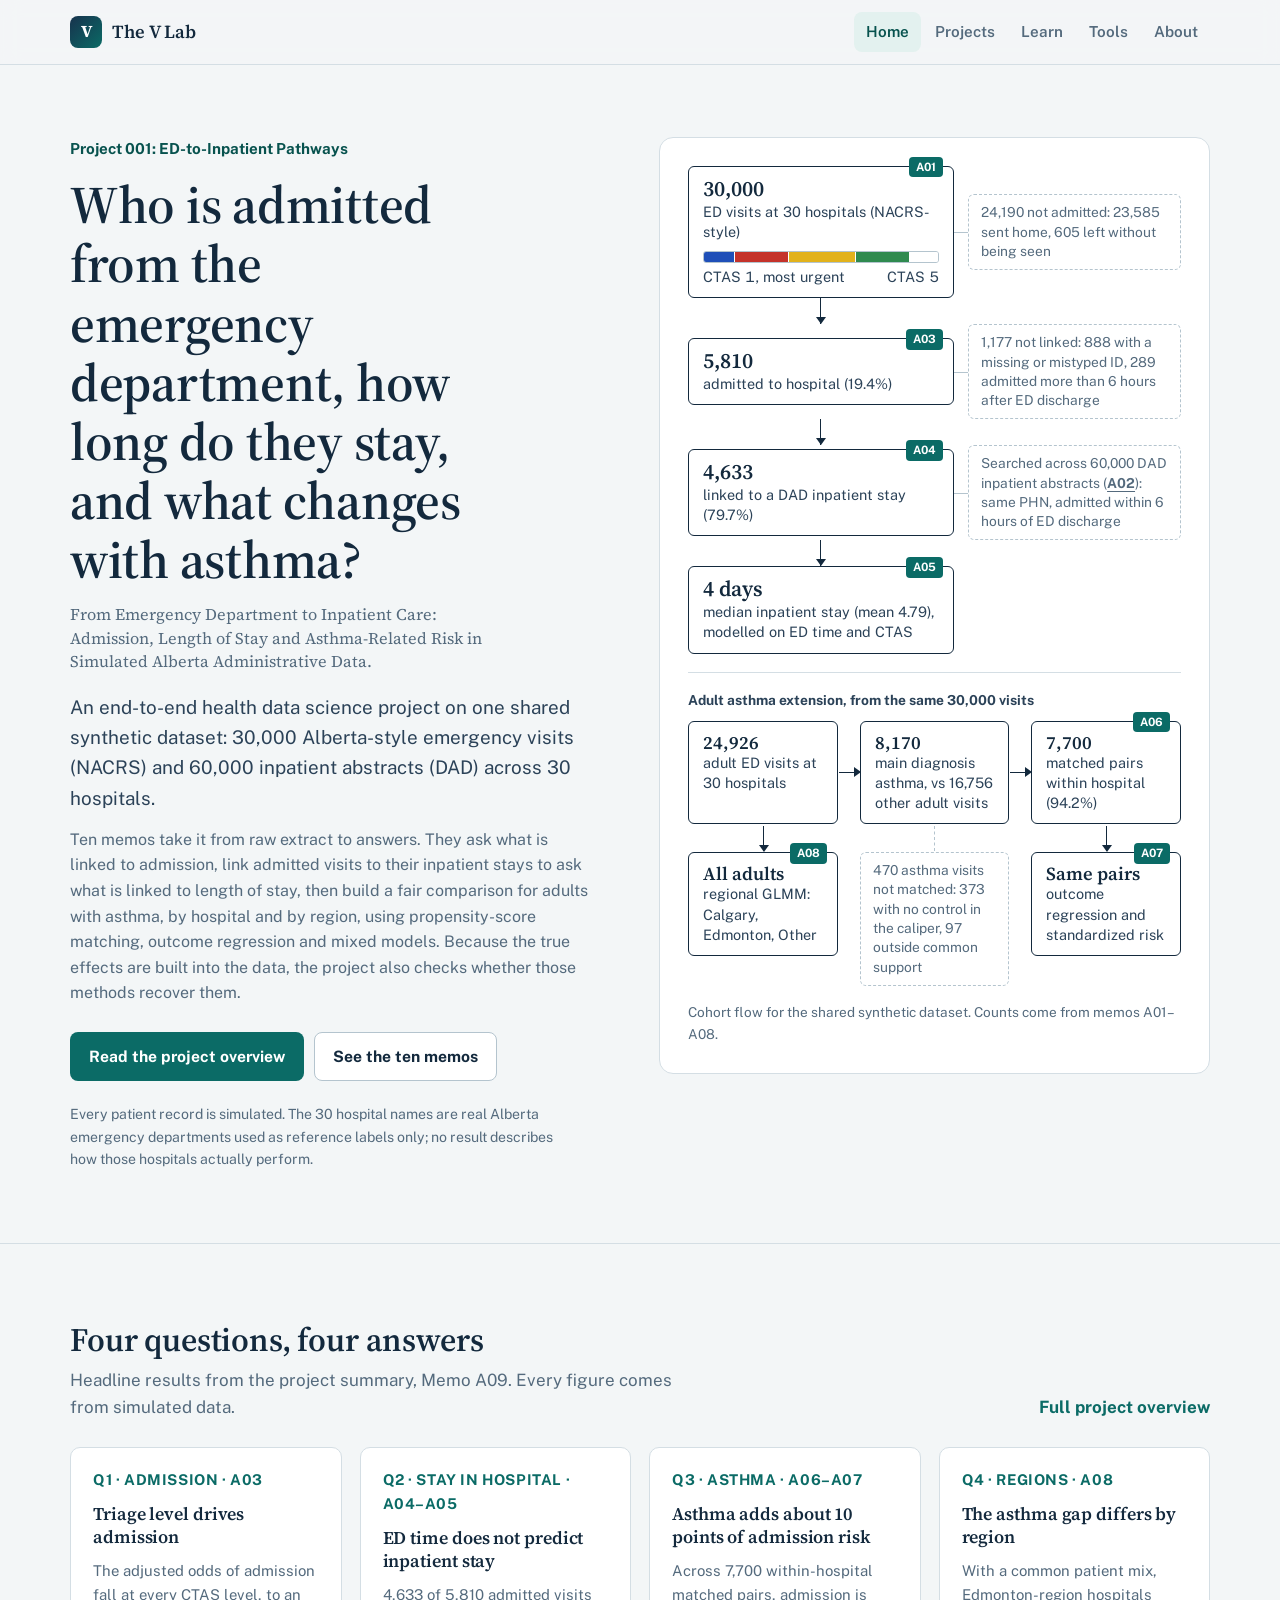
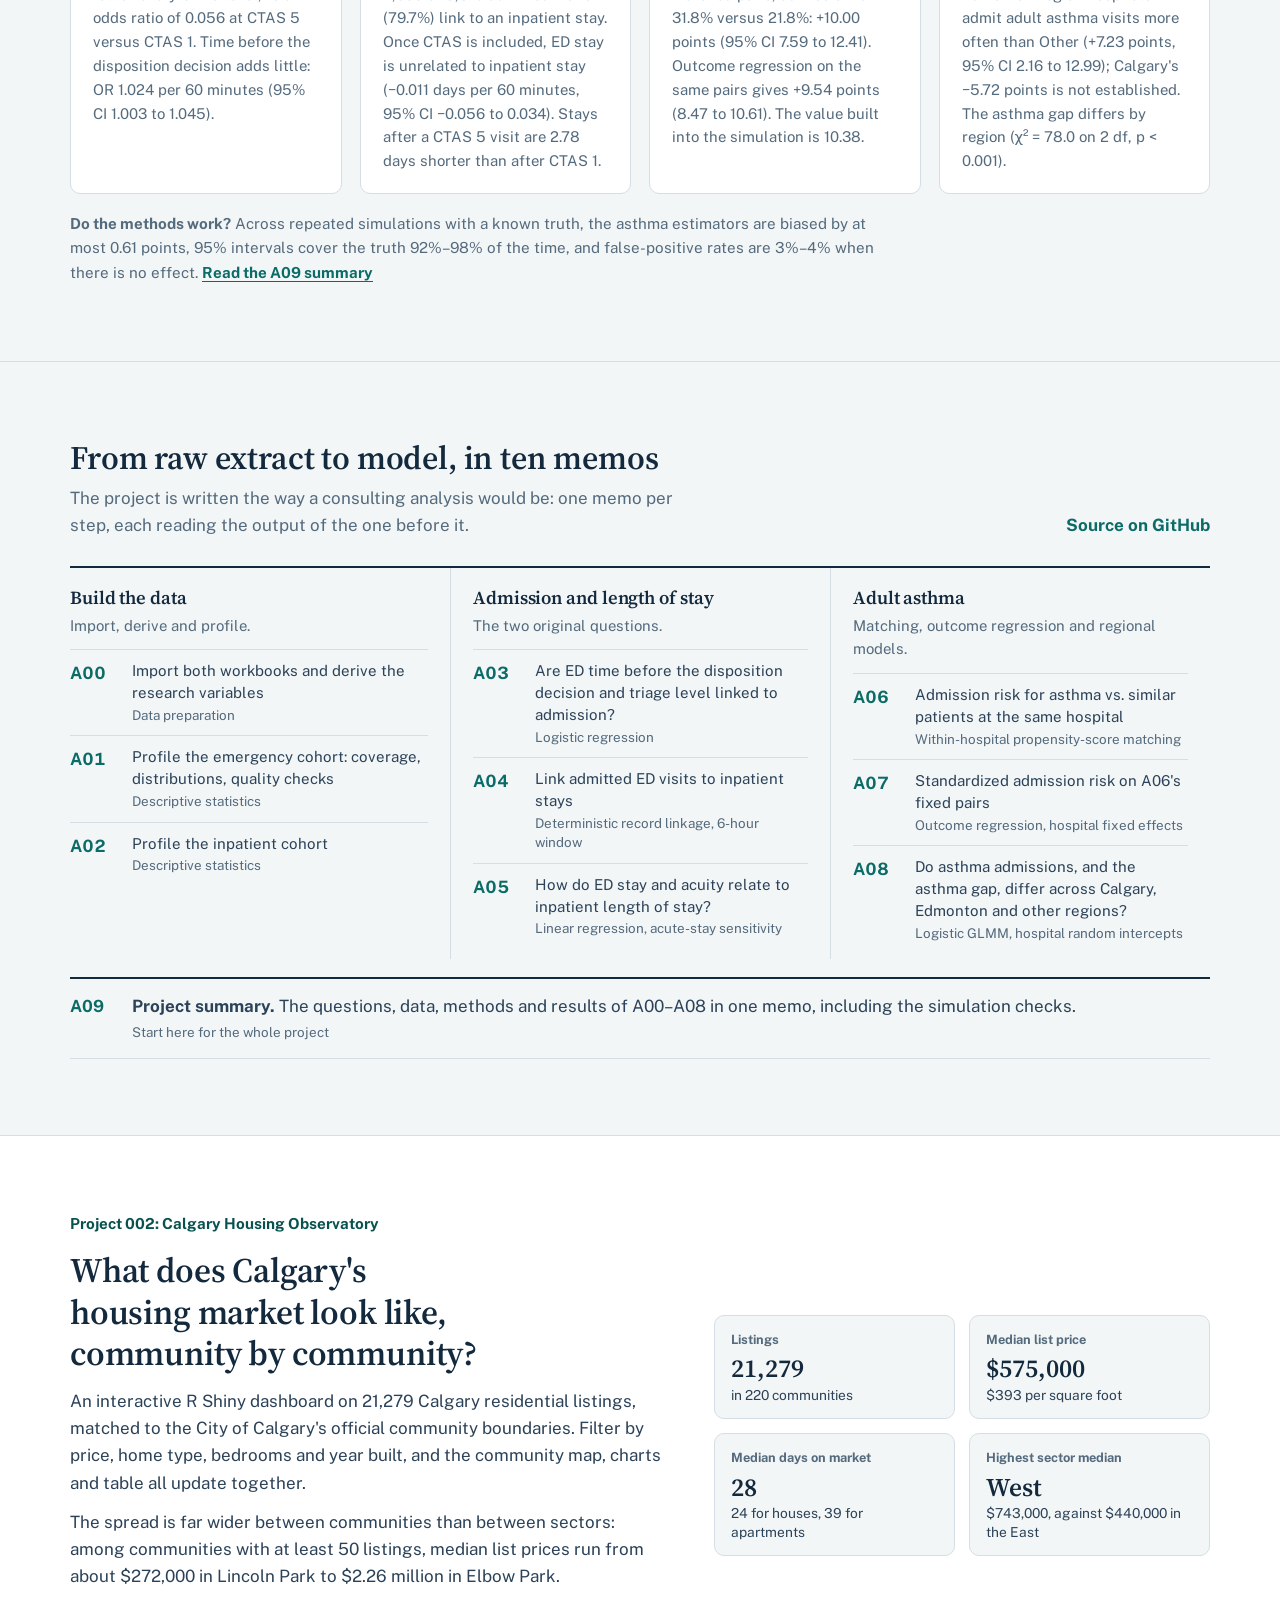
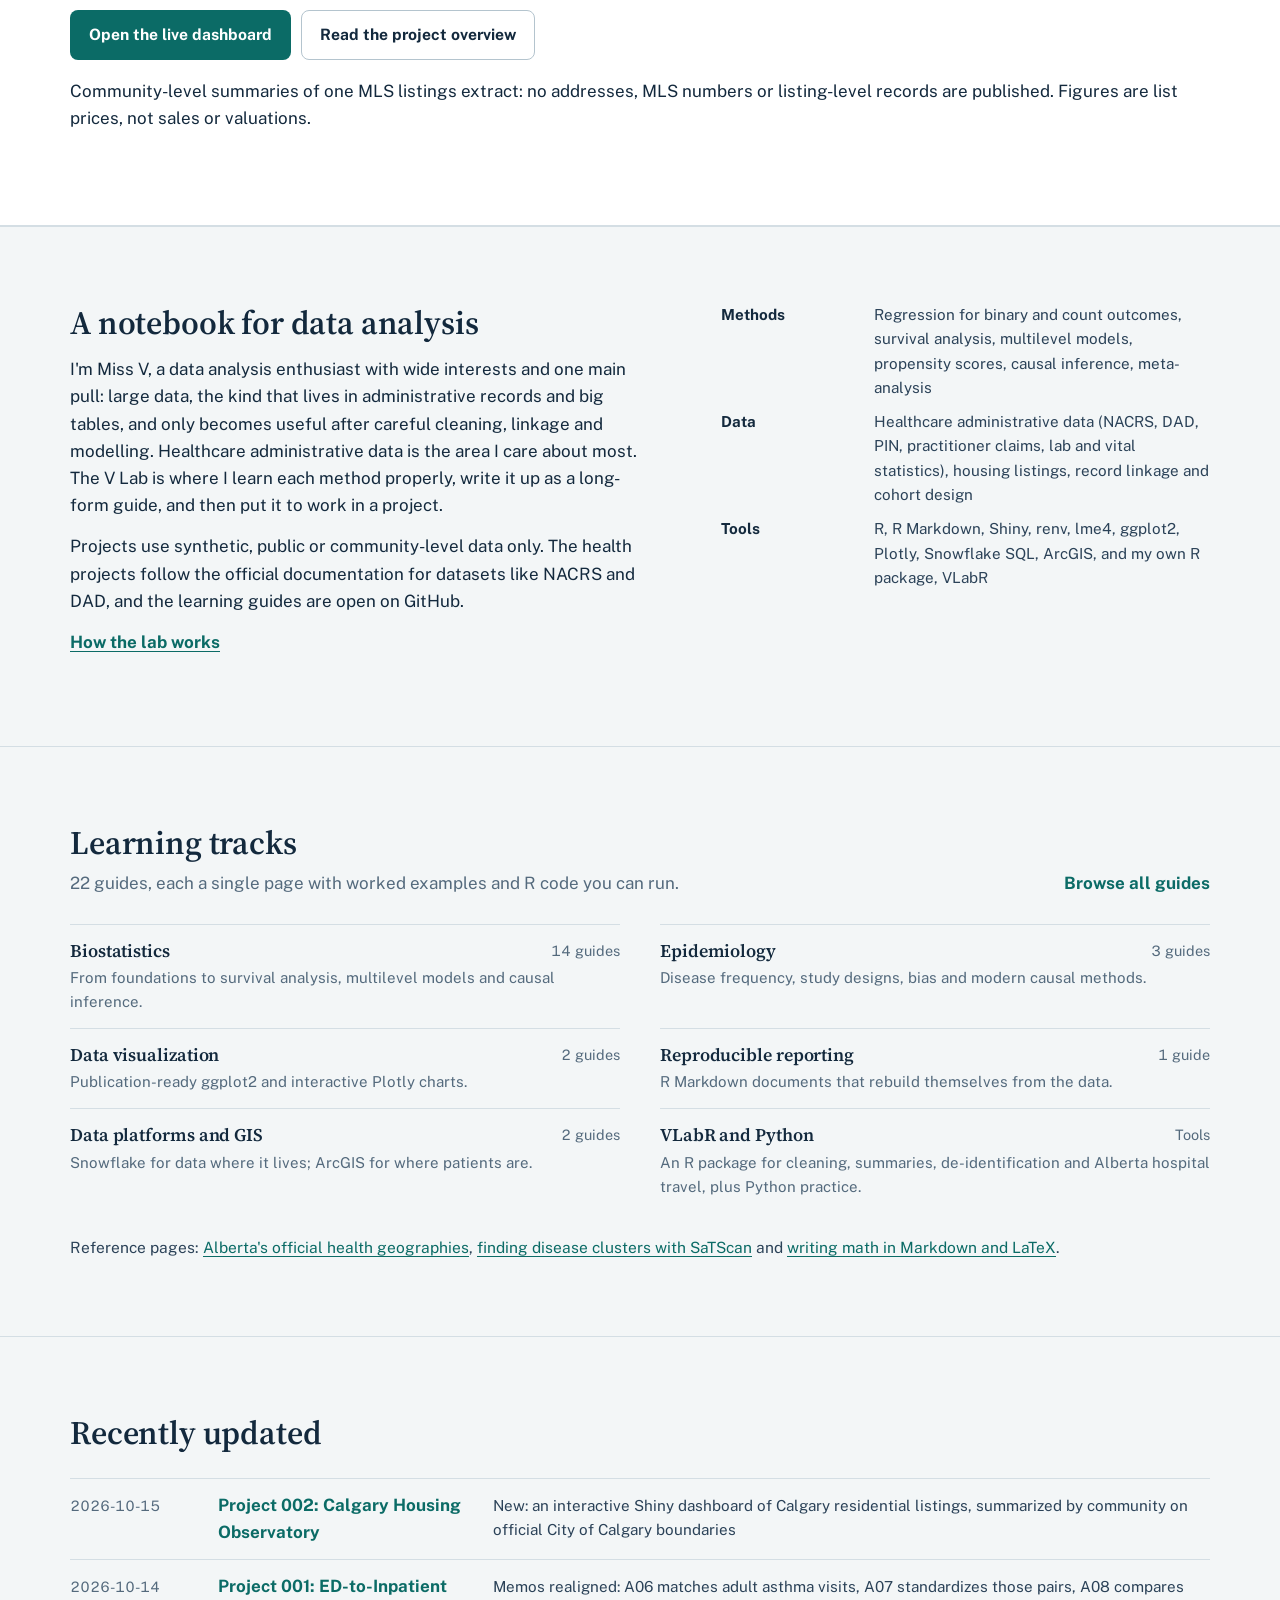
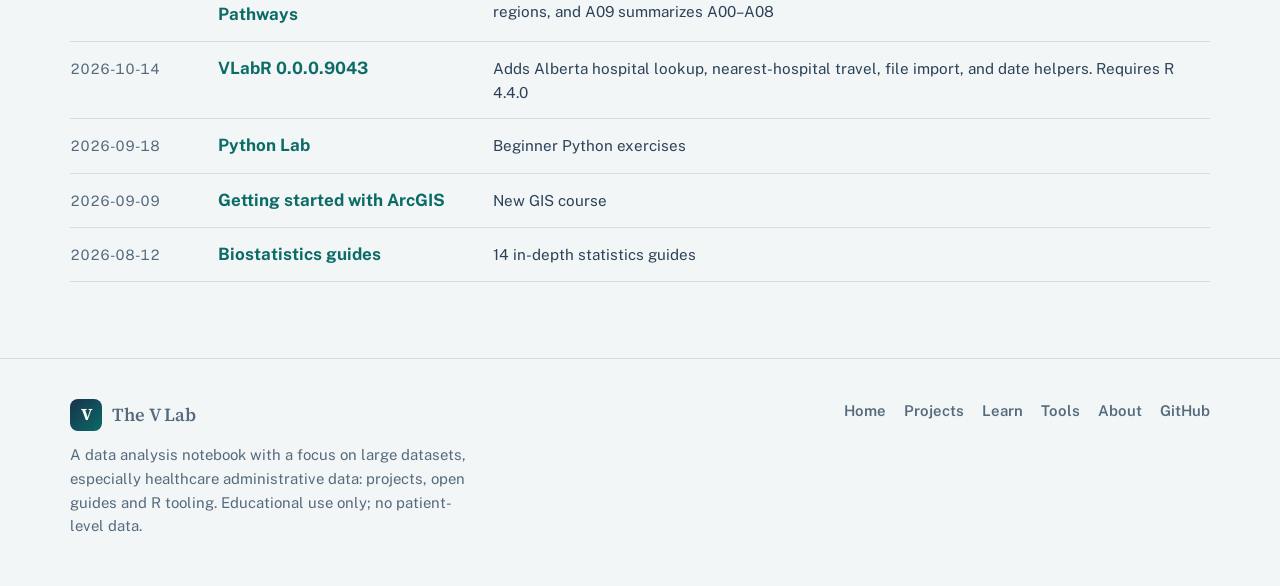
<file: index.html>
<!doctype html>
<html lang="en">
<head>
<meta charset="utf-8">
<meta name="viewport" content="width=device-width, initial-scale=1">
<title>The V Lab</title>
<meta name="description" content="The V Lab: a data analysis notebook focused on large datasets, especially healthcare administrative data. Featured: Project 001, ED-to-Inpatient Pathways, a study of admission, length of stay and asthma-related risk in simulated Alberta administrative data, and Project 002, a community-level dashboard of Calgary housing listings, plus open guides to biostatistics, epidemiology and R.">
<link rel="canonical" href="https://vthelab.com/">
<meta property="og:type" content="website">
<meta property="og:title" content="The V Lab">
<meta property="og:description" content="The V Lab: a data analysis notebook focused on large datasets, especially healthcare administrative data. Featured: Project 001, ED-to-Inpatient Pathways, a study of admission, length of stay and asthma-related risk in simulated Alberta administrative data, and Project 002, a community-level dashboard of Calgary housing listings, plus open guides to biostatistics, epidemiology and R.">
<meta property="og:url" content="https://vthelab.com/">
<meta property="og:image" content="https://vthelab.com/assets/og.png">
<meta property="og:site_name" content="The V Lab">
<meta property="og:image:width" content="1200">
<meta property="og:image:height" content="630">
<meta property="og:image:alt" content="The V Lab">
<meta name="twitter:card" content="summary_large_image">
<meta name="twitter:title" content="The V Lab">
<meta name="twitter:description" content="The V Lab: a data analysis notebook focused on large datasets, especially healthcare administrative data. Featured: Project 001, ED-to-Inpatient Pathways, a study of admission, length of stay and asthma-related risk in simulated Alberta administrative data, and Project 002, a community-level dashboard of Calgary housing listings, plus open guides to biostatistics, epidemiology and R.">
<meta name="twitter:image" content="https://vthelab.com/assets/og.png">
<meta name="theme-color" content="#13293d">
<link rel="icon" href="assets/favicon.svg" type="image/svg+xml">
<link rel="preconnect" href="https://fonts.googleapis.com">
<link rel="preconnect" href="https://fonts.gstatic.com" crossorigin>
<link rel="stylesheet" href="https://fonts.googleapis.com/css2?family=Public+Sans:wght@400;600;700&family=Source+Serif+4:opsz,wght@8..60,600;8..60,700&display=swap">
<link rel="stylesheet" href="assets/styles.css">
</head>
<body>
<a class="skip" href="#main">Skip to content</a>
<header class="site-header">
  <div class="wrap">
    <a class="vlab-brand" href="index.html" aria-label="The V Lab home">
      <span class="vlab-mark" aria-hidden="true">V</span>
      <span class="vlab-name">The V Lab</span>
    </a>
    <nav class="nav" aria-label="Main"><a href="index.html" aria-current="page">Home</a><a href="projects.html">Projects</a><a href="learn.html">Learn</a><a href="tools.html">Tools</a><a href="about.html">About</a></nav>
  </div>
</header>
<main id="main">

<div class="lead">
  <div class="wrap">
    <div>
      <p class="lead-kicker"><a href="projects.html#project-001">Project 001: ED-to-Inpatient Pathways</a></p>
      <h1>Who is admitted from the emergency department, how long do they stay, and what changes with asthma?</h1>
      <p class="lead-title">From Emergency Department to Inpatient Care: Admission, Length of Stay and Asthma-Related Risk in Simulated Alberta Administrative Data.</p>
      <p class="lede">An end-to-end health data science project on one shared synthetic dataset: 30,000 Alberta-style emergency visits (NACRS) and 60,000 inpatient abstracts (DAD) across 30 hospitals.</p>
      <p class="lede lede-more">Ten memos take it from raw extract to answers. They ask what is linked to admission, link admitted visits to their inpatient stays to ask what is linked to length of stay, then build a fair comparison for adults with asthma, by hospital and by region, using propensity-score matching, outcome regression and mixed models. Because the true effects are built into the data, the project also checks whether those methods recover them.</p>
      <div class="actions">
        <a class="btn btn-primary" href="projects.html#project-001">Read the project overview</a>
        <a class="btn btn-outline" href="#memos">See the ten memos</a>
      </div>
      <p class="fine">Every patient record is simulated. The 30 hospital names are real Alberta emergency departments used as reference labels only; no result describes how those hospitals actually perform.</p>
    </div>

    <figure class="flow" aria-labelledby="flow-cap">
      <div class="flow-row">
        <div class="step">
          <a class="memo" href="https://the-v-lab.github.io/Project001_HealthData/Project_001_Memo_A01.html">A01</a>
          <b>30,000</b>
          <span>ED visits at 30 hospitals (NACRS-style)</span>
          <div class="ctas" role="img" aria-label="Triage level: CTAS 1, 12.9%; CTAS 2, 23.0%; CTAS 3, 28.7%; CTAS 4, 22.9%; CTAS 5, 12.4%">
            <div class="ctas-bar"><i class="c1" style="width:12.9%"></i><i class="c2" style="width:23.0%"></i><i class="c3" style="width:28.7%"></i><i class="c4" style="width:22.9%"></i><i class="c5" style="width:12.4%"></i></div>
            <div class="ctas-key"><span>CTAS 1, most urgent</span><span>CTAS 5</span></div>
          </div>
        </div>
        <div class="excl">24,190 not admitted: 23,585 sent home, 605 left without being seen</div>
      </div>
      <div class="down arrow"></div>
      <div class="flow-row">
        <div class="step">
          <a class="memo" href="https://the-v-lab.github.io/Project001_HealthData/Project_001_Memo_A03.html">A03</a>
          <b>5,810</b>
          <span>admitted to hospital (19.4%)</span>
        </div>
        <div class="excl">1,177 not linked: 888 with a missing or mistyped ID, 289 admitted more than 6 hours after ED discharge</div>
      </div>
      <div class="down arrow"></div>
      <div class="flow-row">
        <div class="step">
          <a class="memo" href="https://the-v-lab.github.io/Project001_HealthData/Project_001_Memo_A04.html">A04</a>
          <b>4,633</b>
          <span>linked to a DAD inpatient stay (79.7%)</span>
        </div>
        <div class="excl">Searched across 60,000 DAD inpatient abstracts (<a href="https://the-v-lab.github.io/Project001_HealthData/Project_001_Memo_A02.html">A02</a>): same PHN, admitted within 6 hours of ED discharge</div>
      </div>
      <div class="down arrow"></div>
      <div class="flow-row">
        <div class="step">
          <a class="memo" href="https://the-v-lab.github.io/Project001_HealthData/Project_001_Memo_A05.html">A05</a>
          <b>4 days</b>
          <span>median inpatient stay (mean 4.79), modelled on ED time and CTAS</span>
        </div>
      </div>

      <div class="branch">
        <p class="branch-title">Adult asthma extension, from the same 30,000 visits</p>
        <div class="chain">
          <div class="step"><b>24,926</b><span>adult ED visits at 30 hospitals</span></div>
          <div class="step"><b>8,170</b><span>main diagnosis asthma, vs 16,756 other adult visits</span></div>
          <div class="step"><a class="memo" href="https://the-v-lab.github.io/Project001_HealthData/Project_001_Memo_A06.html">A06</a><b>7,700</b><span>matched pairs within hospital (94.2%)</span></div>
        </div>
        <div class="chain-below">
          <div class="step"><a class="memo" href="https://the-v-lab.github.io/Project001_HealthData/Project_001_Memo_A08.html">A08</a><b>All adults</b><span>regional GLMM: Calgary, Edmonton, Other</span></div>
          <div class="excl">470 asthma visits not matched: 373 with no control in the caliper, 97 outside common support</div>
          <div class="step"><a class="memo" href="https://the-v-lab.github.io/Project001_HealthData/Project_001_Memo_A07.html">A07</a><b>Same pairs</b><span>outcome regression and standardized risk</span></div>
        </div>
      </div>
      <figcaption id="flow-cap">Cohort flow for the shared synthetic dataset. Counts come from memos A01–A08.</figcaption>
    </figure>
  </div>
</div>

<section id="findings">
  <div class="wrap">
    <div class="section-head">
      <div>
        <h2>Four questions, four answers</h2>
        <p>Headline results from the project summary, Memo A09. Every figure comes from simulated data.</p>
      </div>
      <a class="more" href="projects.html#project-001">Full project overview</a>
    </div>
    <div class="grid grid-4 findings">
      <div class="card"><p class="q-kicker">Q1 · Admission · A03</p><h3>Triage level drives admission</h3><p>The adjusted odds of admission fall at every CTAS level, to an odds ratio of 0.056 at CTAS 5 versus CTAS 1. Time before the disposition decision adds little: OR 1.024 per 60 minutes (95% CI 1.003 to 1.045).</p></div>
      <div class="card"><p class="q-kicker">Q2 · Stay in hospital · A04–A05</p><h3>ED time does not predict inpatient stay</h3><p>4,633 of 5,810 admitted visits (79.7%) link to an inpatient stay. Once CTAS is included, ED stay is unrelated to inpatient stay (−0.011 days per 60 minutes, 95% CI −0.056 to 0.034). Stays after a CTAS 5 visit are 2.78 days shorter than after CTAS 1.</p></div>
      <div class="card"><p class="q-kicker">Q3 · Asthma · A06–A07</p><h3>Asthma adds about 10 points of admission risk</h3><p>Across 7,700 within-hospital matched pairs, admission is 31.8% versus 21.8%: +10.00 points (95% CI 7.59 to 12.41). Outcome regression on the same pairs gives +9.54 points (8.47 to 10.61). The value built into the simulation is 10.38.</p></div>
      <div class="card"><p class="q-kicker">Q4 · Regions · A08</p><h3>The asthma gap differs by region</h3><p>With a common patient mix, Edmonton-region hospitals admit adult asthma visits more often than Other (+7.23 points, 95% CI 2.16 to 12.99); Calgary's −5.72 points is not established. The asthma gap differs by region (χ² = 78.0 on 2 df, p &lt; 0.001).</p></div>
    </div>
    <p class="findings-note"><b>Do the methods work?</b> Across repeated simulations with a known truth, the asthma estimators are biased by at most 0.61 points, 95% intervals cover the truth 92%–98% of the time, and false-positive rates are 3%–4% when there is no effect. <a href="https://the-v-lab.github.io/Project001_HealthData/Project_001_Memo_A09.html">Read the A09 summary</a></p>
  </div>
</section>

<section id="memos">
  <div class="wrap">
    <div class="section-head">
      <div>
        <h2>From raw extract to model, in ten memos</h2>
        <p>The project is written the way a consulting analysis would be: one memo per step, each reading the output of the one before it.</p>
      </div>
      <a class="more" href="https://github.com/The-V-Lab/Project001_HealthData">Source on GitHub</a>
    </div>
    <div class="phases">
      <div class="phase">
        <h3>Build the data</h3>
        <p>Import, derive and profile.</p>
        <ol class="memos">
          <li><a class="id" href="https://the-v-lab.github.io/Project001_HealthData/Project_001_Memo_A00.html">A00</a><span>Import both workbooks and derive the research variables<em>Data preparation</em></span></li>
          <li><a class="id" href="https://the-v-lab.github.io/Project001_HealthData/Project_001_Memo_A01.html">A01</a><span>Profile the emergency cohort: coverage, distributions, quality checks<em>Descriptive statistics</em></span></li>
          <li><a class="id" href="https://the-v-lab.github.io/Project001_HealthData/Project_001_Memo_A02.html">A02</a><span>Profile the inpatient cohort<em>Descriptive statistics</em></span></li>
        </ol>
      </div>
      <div class="phase">
        <h3>Admission and length of stay</h3>
        <p>The two original questions.</p>
        <ol class="memos">
          <li><a class="id" href="https://the-v-lab.github.io/Project001_HealthData/Project_001_Memo_A03.html">A03</a><span>Are ED time before the disposition decision and triage level linked to admission?<em>Logistic regression</em></span></li>
          <li><a class="id" href="https://the-v-lab.github.io/Project001_HealthData/Project_001_Memo_A04.html">A04</a><span>Link admitted ED visits to inpatient stays<em>Deterministic record linkage, 6-hour window</em></span></li>
          <li><a class="id" href="https://the-v-lab.github.io/Project001_HealthData/Project_001_Memo_A05.html">A05</a><span>How do ED stay and acuity relate to inpatient length of stay?<em>Linear regression, acute-stay sensitivity</em></span></li>
        </ol>
      </div>
      <div class="phase">
        <h3>Adult asthma</h3>
        <p>Matching, outcome regression and regional models.</p>
        <ol class="memos">
          <li><a class="id" href="https://the-v-lab.github.io/Project001_HealthData/Project_001_Memo_A06.html">A06</a><span>Admission risk for asthma vs. similar patients at the same hospital<em>Within-hospital propensity-score matching</em></span></li>
          <li><a class="id" href="https://the-v-lab.github.io/Project001_HealthData/Project_001_Memo_A07.html">A07</a><span>Standardized admission risk on A06's fixed pairs<em>Outcome regression, hospital fixed effects</em></span></li>
          <li><a class="id" href="https://the-v-lab.github.io/Project001_HealthData/Project_001_Memo_A08.html">A08</a><span>Do asthma admissions, and the asthma gap, differ across Calgary, Edmonton and other regions?<em>Logistic GLMM, hospital random intercepts</em></span></li>
        </ol>
      </div>
    </div>
    <div class="memo-summary"><a class="id" href="https://the-v-lab.github.io/Project001_HealthData/Project_001_Memo_A09.html">A09</a><span><b>Project summary.</b> The questions, data, methods and results of A00–A08 in one memo, including the simulation checks.<em>Start here for the whole project</em></span></div>
  </div>
</section>

<section id="project-002" class="p2-band">
  <div class="wrap">
    <div class="p2-grid">
      <div>
        <p class="lead-kicker"><a href="projects.html#project-002">Project 002: Calgary Housing Observatory</a></p>
        <h2>What does Calgary's housing market look like, community by community?</h2>
        <p class="p2-lede">An interactive R Shiny dashboard on 21,279 Calgary residential listings, matched to the City of Calgary's official community boundaries. Filter by price, home type, bedrooms and year built, and the community map, charts and table all update together.</p>
        <p class="p2-lede">The spread is far wider between communities than between sectors: among communities with at least 50 listings, median list prices run from about $272,000 in Lincoln Park to $2.26 million in Elbow Park.</p>
        <div class="actions">
          <a class="btn btn-primary" href="https://housingdataproject.onrender.com/" target="_blank" rel="noopener">Open the live dashboard</a>
          <a class="btn btn-outline" href="projects.html#project-002">Read the project overview</a>
        </div>
      </div>
      <dl class="p2-stats" aria-label="Project 002 at a glance">
        <div><dt>Listings</dt><dd>21,279</dd><span>in 220 communities</span></div>
        <div><dt>Median list price</dt><dd>$575,000</dd><span>$393 per square foot</span></div>
        <div><dt>Median days on market</dt><dd>28</dd><span>24 for houses, 39 for apartments</span></div>
        <div><dt>Highest sector median</dt><dd>West</dd><span>$743,000, against $440,000 in the East</span></div>
      </dl>
    </div>
    <p class="fine" style="margin-top:18px">Community-level summaries of one MLS listings extract: no addresses, MLS numbers or listing-level records are published. Figures are list prices, not sales or valuations.</p>
  </div>
</section>

<section>
  <div class="wrap me">
    <div>
      <h2>A notebook for data analysis</h2>
      <p>I'm Miss V, a data analysis enthusiast with wide interests and one main pull: large data, the kind that lives in administrative records and big tables, and only becomes useful after careful cleaning, linkage and modelling. Healthcare administrative data is the area I care about most. The V Lab is where I learn each method properly, write it up as a long-form guide, and then put it to work in a project.</p>
      <p>Projects use synthetic, public or community-level data only. The health projects follow the official documentation for datasets like NACRS and DAD, and the learning guides are open on GitHub.</p>
      <p><a href="about.html"><b>How the lab works</b></a></p>
    </div>
    <dl class="kit">
      <dt>Methods</dt><dd>Regression for binary and count outcomes, survival analysis, multilevel models, propensity scores, causal inference, meta-analysis</dd>
      <dt>Data</dt><dd>Healthcare administrative data (NACRS, DAD, PIN, practitioner claims, lab and vital statistics), housing listings, record linkage and cohort design</dd>
      <dt>Tools</dt><dd>R, R Markdown, Shiny, renv, lme4, ggplot2, Plotly, Snowflake SQL, ArcGIS, and my own R package, VLabR</dd>
    </dl>
  </div>
</section>

<section>
  <div class="wrap">
    <div class="section-head">
      <div>
        <h2>Learning tracks</h2>
        <p>22 guides, each a single page with worked examples and R code you can run.</p>
      </div>
      <a class="more" href="learn.html">Browse all guides</a>
    </div>
    <ul class="tracks">
      <li><a href="learn.html#biostatistics"><h3>Biostatistics</h3><span class="n">14 guides</span><p>From foundations to survival analysis, multilevel models and causal inference.</p></a></li>
      <li><a href="learn.html#epidemiology"><h3>Epidemiology</h3><span class="n">3 guides</span><p>Disease frequency, study designs, bias and modern causal methods.</p></a></li>
      <li><a href="learn.html#visualization"><h3>Data visualization</h3><span class="n">2 guides</span><p>Publication-ready ggplot2 and interactive Plotly charts.</p></a></li>
      <li><a href="learn.html#reporting"><h3>Reproducible reporting</h3><span class="n">1 guide</span><p>R Markdown documents that rebuild themselves from the data.</p></a></li>
      <li><a href="learn.html#platforms"><h3>Data platforms and GIS</h3><span class="n">2 guides</span><p>Snowflake for data where it lives; ArcGIS for where patients are.</p></a></li>
      <li><a href="tools.html"><h3>VLabR and Python</h3><span class="n">Tools</span><p>An R package for cleaning, summaries, de-identification and Alberta hospital travel, plus Python practice.</p></a></li>
    </ul>
    <p class="refs-line">Reference pages: <a href="geography.html">Alberta's official health geographies</a>, <a href="satscan.html">finding disease clusters with SaTScan</a> and <a href="math.html">writing math in Markdown and LaTeX</a>.</p>
  </div>
</section>

<section>
  <div class="wrap">
    <div class="section-head"><div><h2>Recently updated</h2></div></div>
    <ul class="activity"><li><a href="project002.html">Project 002: Calgary Housing Observatory</a><span class="what">New: an interactive Shiny dashboard of Calgary residential listings, summarized by community on official City of Calgary boundaries</span><time datetime="2026-10-15">2026-10-15</time></li><li><a href="https://the-v-lab.github.io/Project001_HealthData/">Project 001: ED-to-Inpatient Pathways</a><span class="what">Memos realigned: A06 matches adult asthma visits, A07 standardizes those pairs, A08 compares regions, and A09 summarizes A00–A08</span><time datetime="2026-10-14">2026-10-14</time></li><li><a href="https://github.com/The-V-Lab/VLabR">VLabR 0.0.0.9043</a><span class="what">Adds Alberta hospital lookup, nearest-hospital travel, file import, and date helpers. Requires R 4.4.0</span><time datetime="2026-10-14">2026-10-14</time></li><li><a href="https://github.com/The-V-Lab/Python_Lab">Python Lab</a><span class="what">Beginner Python exercises</span><time datetime="2026-09-18">2026-09-18</time></li><li><a href="https://github.com/The-V-Lab/ArcGIS_Study">Getting started with ArcGIS</a><span class="what">New GIS course</span><time datetime="2026-09-09">2026-09-09</time></li><li><a href="https://the-v-lab.github.io/Statistics_Study/">Biostatistics guides</a><span class="what">14 in-depth statistics guides</span><time datetime="2026-08-12">2026-08-12</time></li></ul>
  </div>
</section>

</main>
<footer class="site-footer">
  <div class="wrap">
    <div>
      <a class="vlab-brand" href="index.html" aria-label="The V Lab home"><span class="vlab-mark" aria-hidden="true">V</span><span class="vlab-name">The V Lab</span></a>
      <p style="margin:12px 0 0;max-width:46ch">A data analysis notebook with a focus on large datasets, especially healthcare administrative data: projects, open guides and R tooling. Educational use only; no patient-level data.</p>
    </div>
    <nav aria-label="Footer"><a href="index.html" aria-current="page">Home</a><a href="projects.html">Projects</a><a href="learn.html">Learn</a><a href="tools.html">Tools</a><a href="about.html">About</a><a href="https://github.com/The-V-Lab">GitHub</a></nav>
  </div>
</footer>
</body>
</html>
</file>
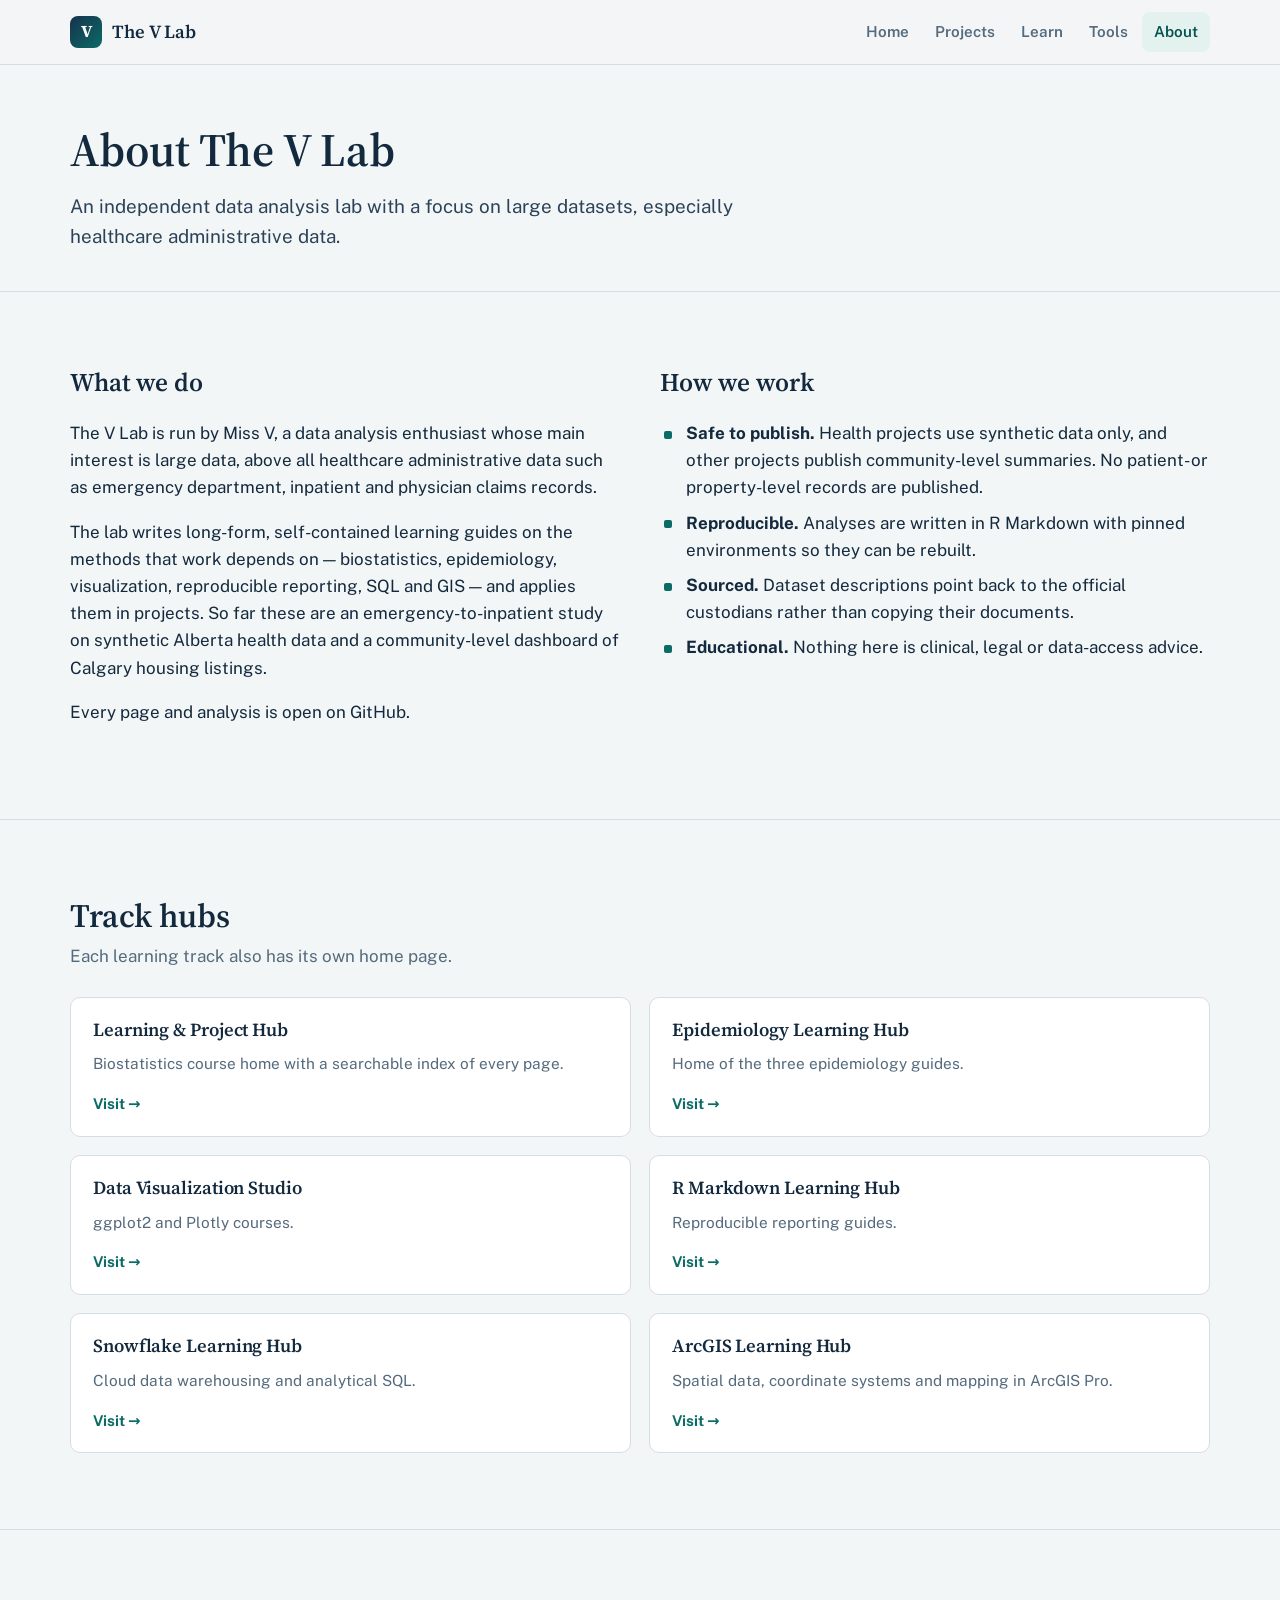
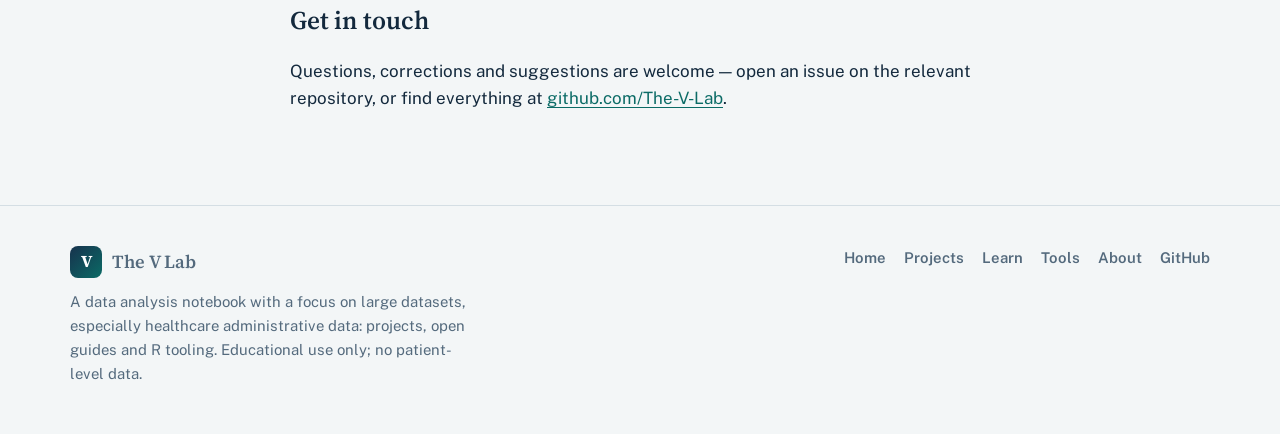
<file: about.html>
<!doctype html>
<html lang="en">
<head>
<meta charset="utf-8">
<meta name="viewport" content="width=device-width, initial-scale=1">
<title>About | The V Lab</title>
<meta name="description" content="About The V Lab: an independent data analysis lab with a focus on large datasets, especially healthcare administrative data.">
<link rel="canonical" href="https://vthelab.com/about.html">
<meta property="og:type" content="website">
<meta property="og:title" content="About | The V Lab">
<meta property="og:description" content="About The V Lab: an independent data analysis lab with a focus on large datasets, especially healthcare administrative data.">
<meta property="og:url" content="https://vthelab.com/about.html">
<meta property="og:image" content="https://vthelab.com/assets/og.png">
<meta property="og:site_name" content="The V Lab">
<meta property="og:image:width" content="1200">
<meta property="og:image:height" content="630">
<meta property="og:image:alt" content="The V Lab">
<meta name="twitter:card" content="summary_large_image">
<meta name="twitter:title" content="About | The V Lab">
<meta name="twitter:description" content="About The V Lab: an independent data analysis lab with a focus on large datasets, especially healthcare administrative data.">
<meta name="twitter:image" content="https://vthelab.com/assets/og.png">
<meta name="theme-color" content="#13293d">
<link rel="icon" href="assets/favicon.svg" type="image/svg+xml">
<link rel="preconnect" href="https://fonts.googleapis.com">
<link rel="preconnect" href="https://fonts.gstatic.com" crossorigin>
<link rel="stylesheet" href="https://fonts.googleapis.com/css2?family=Public+Sans:wght@400;600;700&family=Source+Serif+4:opsz,wght@8..60,600;8..60,700&display=swap">
<link rel="stylesheet" href="assets/styles.css">
</head>
<body>
<a class="skip" href="#main">Skip to content</a>
<header class="site-header">
  <div class="wrap">
    <a class="vlab-brand" href="index.html" aria-label="The V Lab home">
      <span class="vlab-mark" aria-hidden="true">V</span>
      <span class="vlab-name">The V Lab</span>
    </a>
    <nav class="nav" aria-label="Main"><a href="index.html">Home</a><a href="projects.html">Projects</a><a href="learn.html">Learn</a><a href="tools.html">Tools</a><a href="about.html" aria-current="page">About</a></nav>
  </div>
</header>
<main id="main">

<div class="hero compact">
  <div class="wrap">
        <h1>About The V Lab</h1>
    <p class="lede">An independent data analysis lab with a focus on large datasets, especially healthcare administrative data.</p>
  </div>
</div>
<section>
  <div class="wrap grid grid-2" style="gap:40px;align-items:start">
    <div class="prose">
      <h2>What we do</h2>
      <p>The V Lab is run by Miss V, a data analysis enthusiast whose main interest is large data, above all healthcare administrative data such as emergency department, inpatient and physician claims records.</p><p>The lab writes long-form, self-contained learning guides on the methods that work depends on — biostatistics, epidemiology, visualization, reproducible reporting, SQL and GIS — and applies them in projects. So far these are an emergency-to-inpatient study on synthetic Alberta health data and a community-level dashboard of Calgary housing listings.</p>
      <p>Every page and analysis is open on GitHub.</p>
    </div>
    <div class="prose">
      <h2>How we work</h2>
      <ul class="checklist">
        <li><b>Safe to publish.</b> Health projects use synthetic data only, and other projects publish community-level summaries. No patient- or property-level records are published.</li>
        <li><b>Reproducible.</b> Analyses are written in R Markdown with pinned environments so they can be rebuilt.</li>
        <li><b>Sourced.</b> Dataset descriptions point back to the official custodians rather than copying their documents.</li>
        <li><b>Educational.</b> Nothing here is clinical, legal or data-access advice.</li>
      </ul>
    </div>
  </div>
</section>
<section>
  <div class="wrap">
    <div class="section-head"><div><h2>Track hubs</h2><p>Each learning track also has its own home page.</p></div></div>
    <div class="grid grid-2">
      <a class="card card-link" href="https://the-v-lab.github.io/Statistics_Study/"><h3>Learning &amp; Project Hub</h3><p>Biostatistics course home with a searchable index of every page.</p><span class="go">Visit →</span></a>
      <a class="card card-link" href="https://the-v-lab.github.io/Epidemiology_Study/"><h3>Epidemiology Learning Hub</h3><p>Home of the three epidemiology guides.</p><span class="go">Visit →</span></a>
      <a class="card card-link" href="https://the-v-lab.github.io/Data_Visulization/"><h3>Data Visualization Studio</h3><p>ggplot2 and Plotly courses.</p><span class="go">Visit →</span></a>
      <a class="card card-link" href="https://the-v-lab.github.io/RMarkdown_Skills/"><h3>R Markdown Learning Hub</h3><p>Reproducible reporting guides.</p><span class="go">Visit →</span></a>
      <a class="card card-link" href="https://the-v-lab.github.io/SNOWFLAKE_Skills/"><h3>Snowflake Learning Hub</h3><p>Cloud data warehousing and analytical SQL.</p><span class="go">Visit →</span></a>
      <a class="card card-link" href="https://the-v-lab.github.io/ArcGIS_Study/"><h3>ArcGIS Learning Hub</h3><p>Spatial data, coordinate systems and mapping in ArcGIS Pro.</p><span class="go">Visit →</span></a>
    </div>
  </div>
</section>
<section>
  <div class="wrap prose">
    <h2>Get in touch</h2>
    <p>Questions, corrections and suggestions are welcome — open an issue on the relevant repository, or find everything at <a href="https://github.com/The-V-Lab">github.com/The-V-Lab</a>.</p>
  </div>
</section>

</main>
<footer class="site-footer">
  <div class="wrap">
    <div>
      <a class="vlab-brand" href="index.html" aria-label="The V Lab home"><span class="vlab-mark" aria-hidden="true">V</span><span class="vlab-name">The V Lab</span></a>
      <p style="margin:12px 0 0;max-width:46ch">A data analysis notebook with a focus on large datasets, especially healthcare administrative data: projects, open guides and R tooling. Educational use only; no patient-level data.</p>
    </div>
    <nav aria-label="Footer"><a href="index.html">Home</a><a href="projects.html">Projects</a><a href="learn.html">Learn</a><a href="tools.html">Tools</a><a href="about.html" aria-current="page">About</a><a href="https://github.com/The-V-Lab">GitHub</a></nav>
  </div>
</footer>
</body>
</html>
</file>
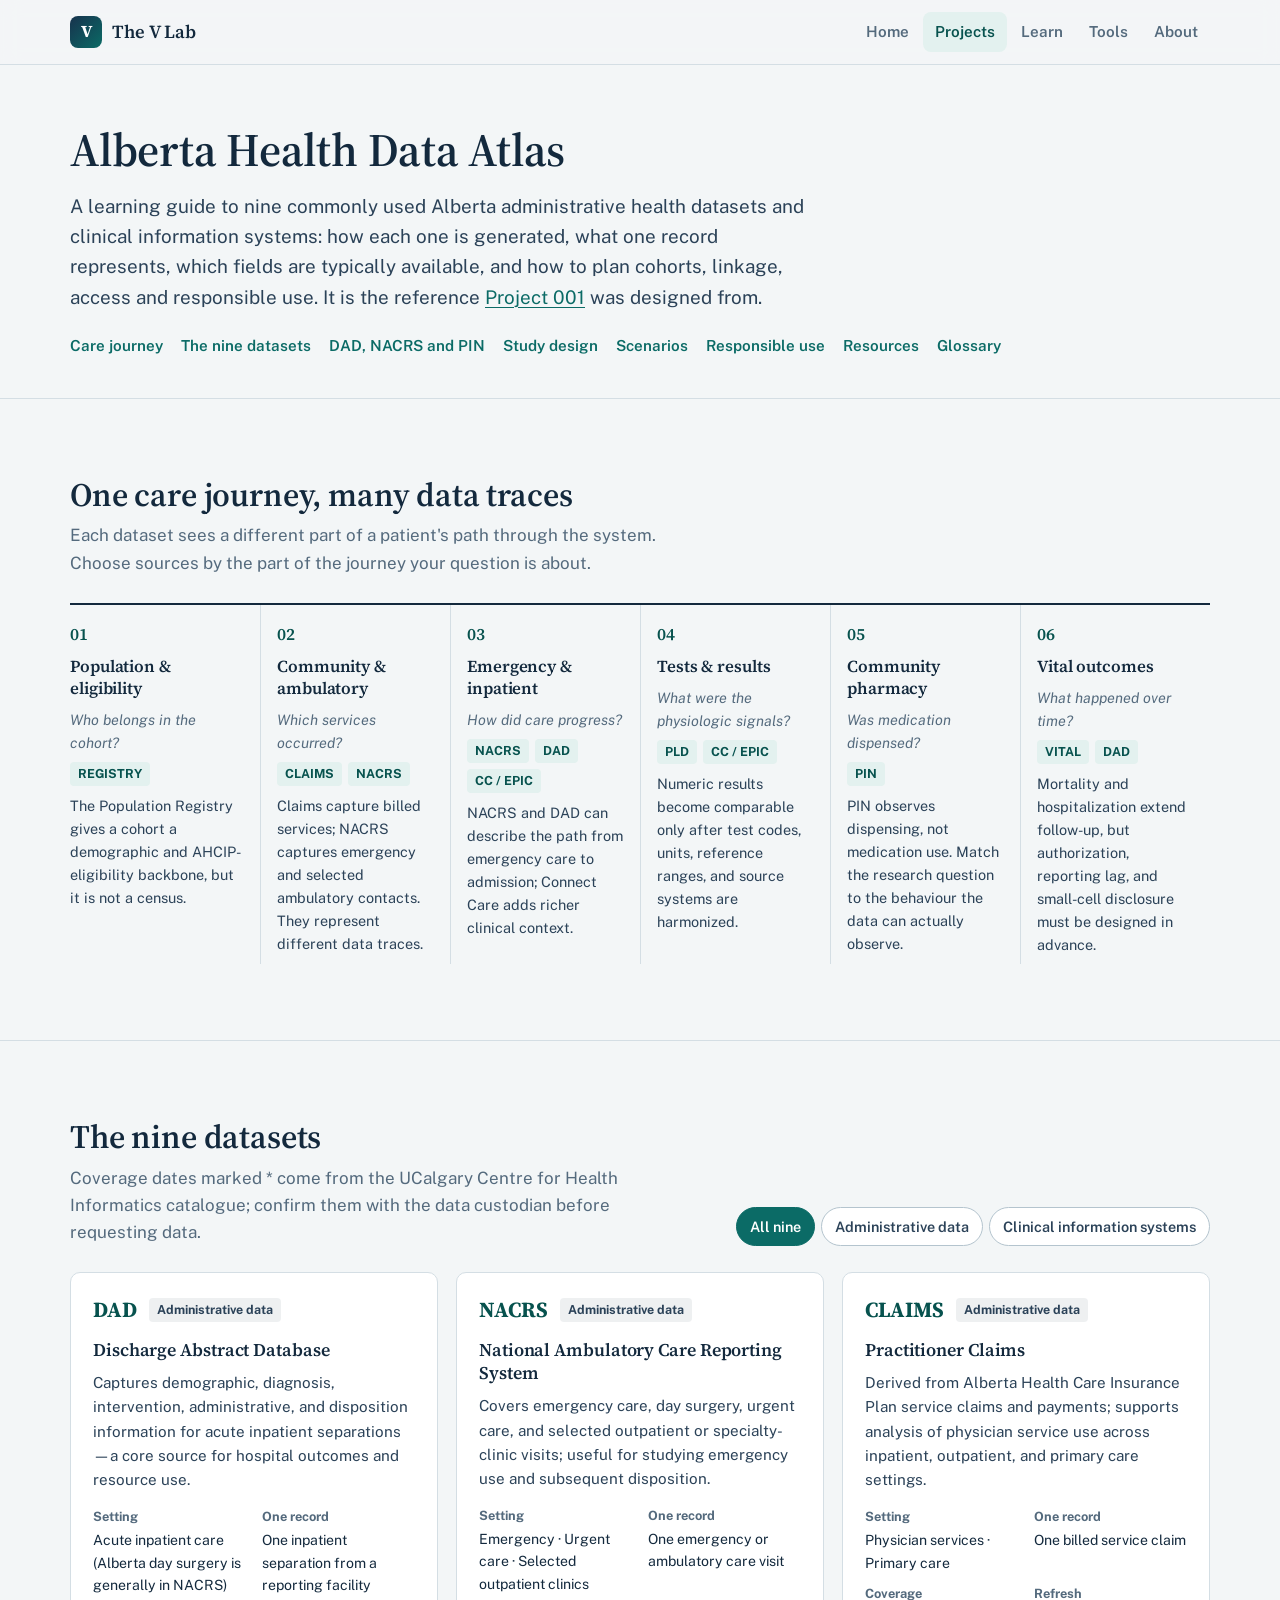
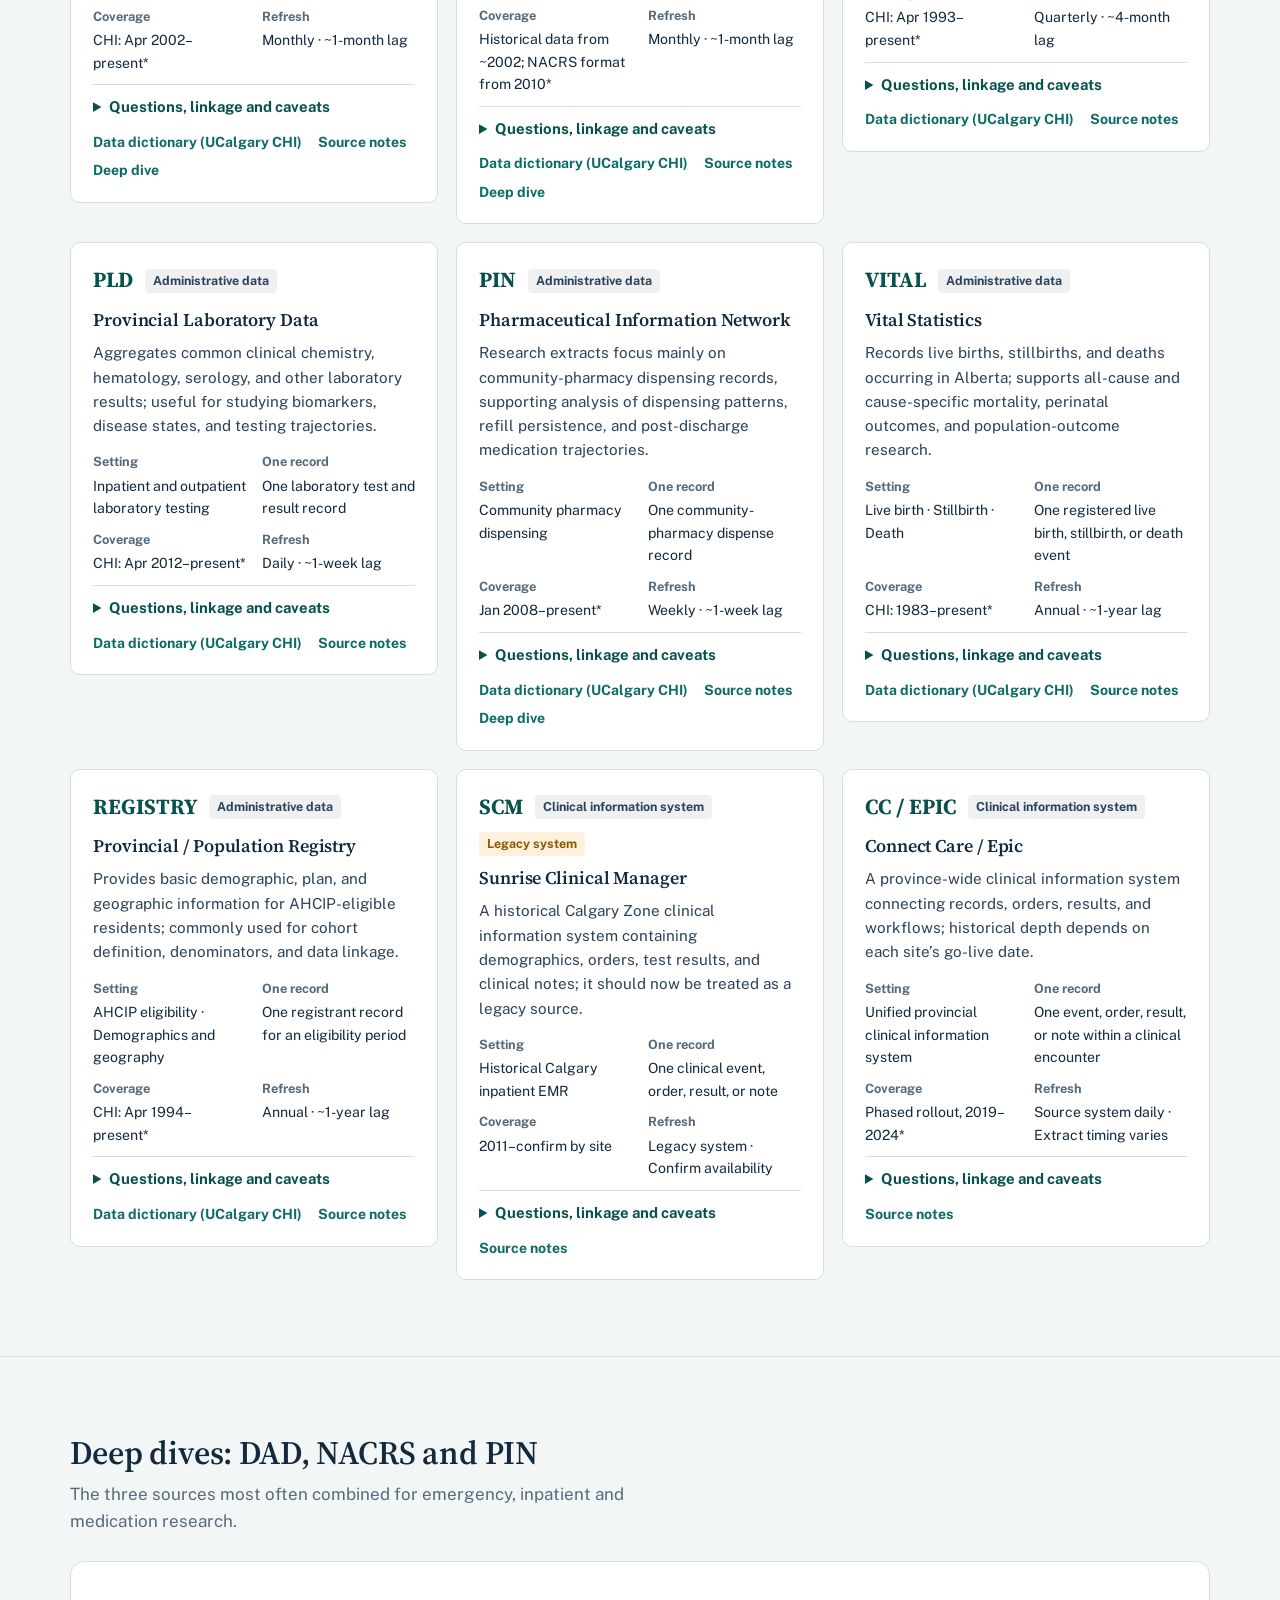
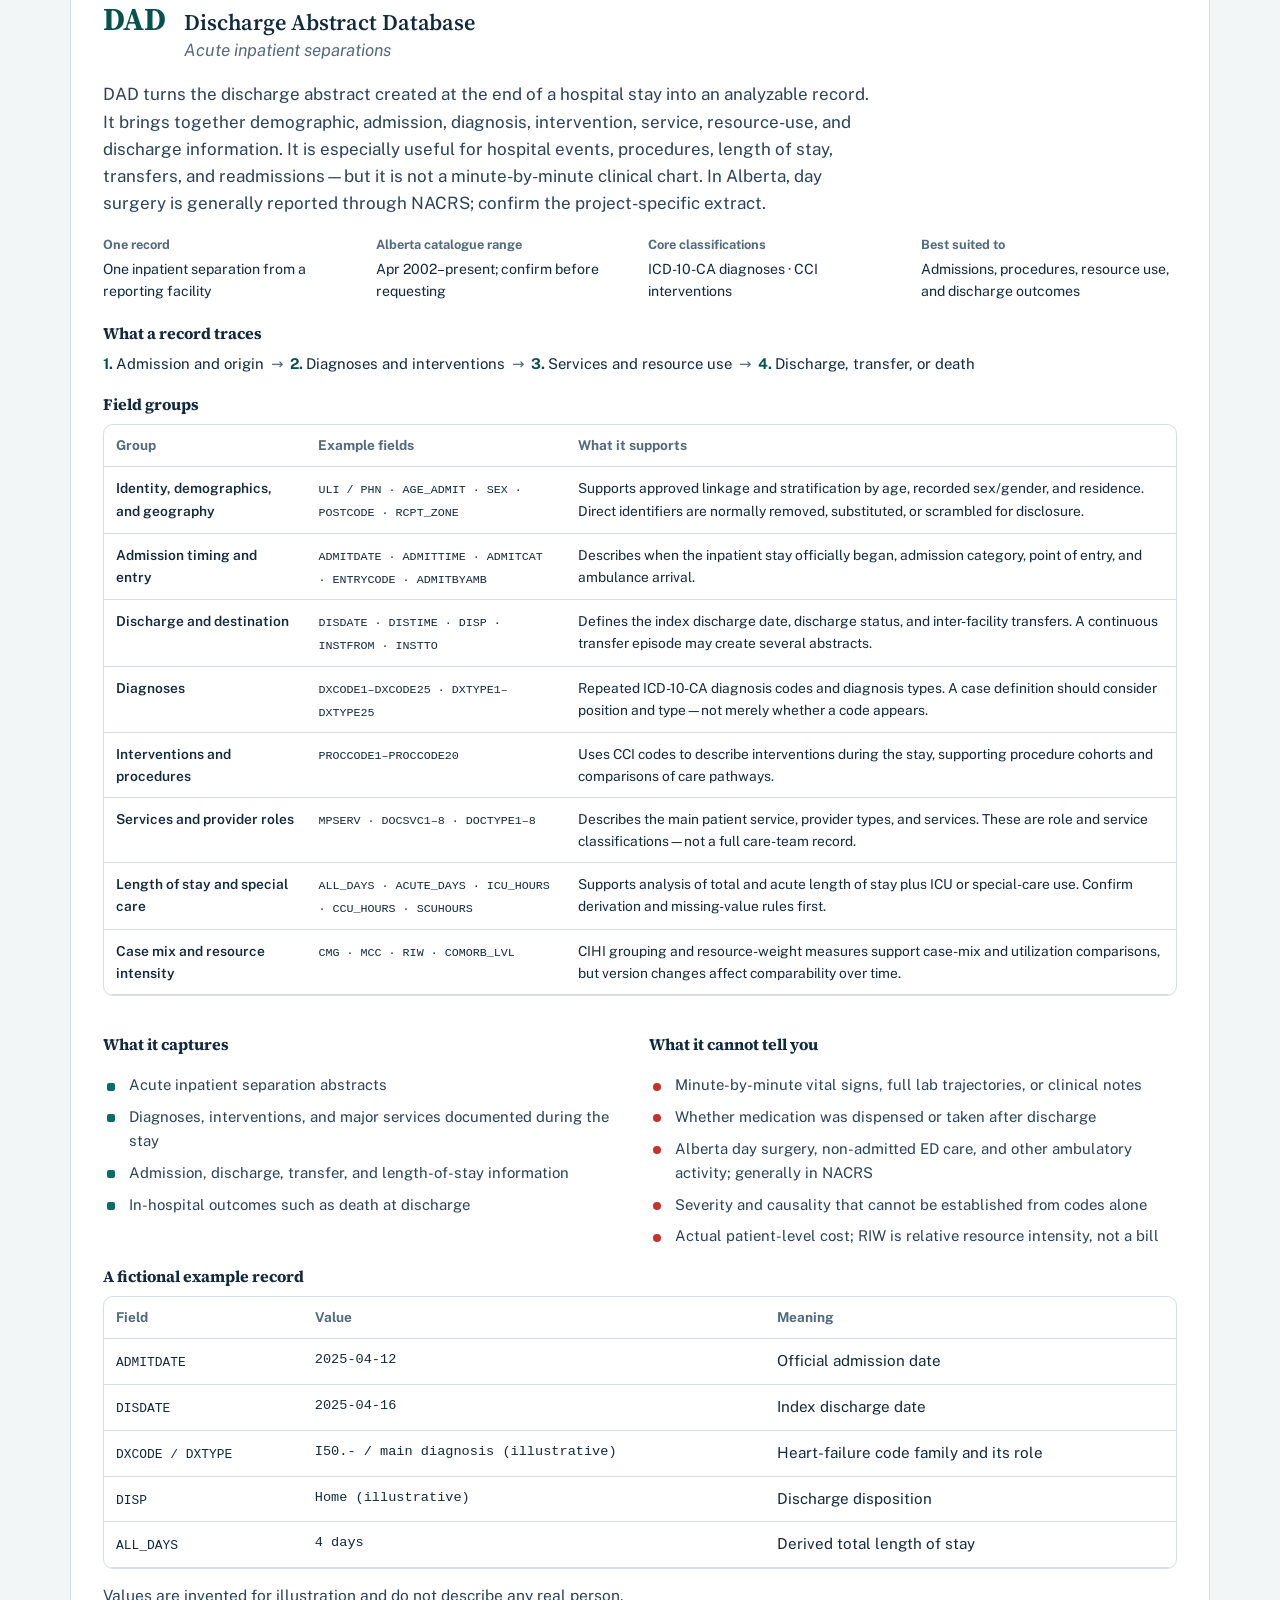
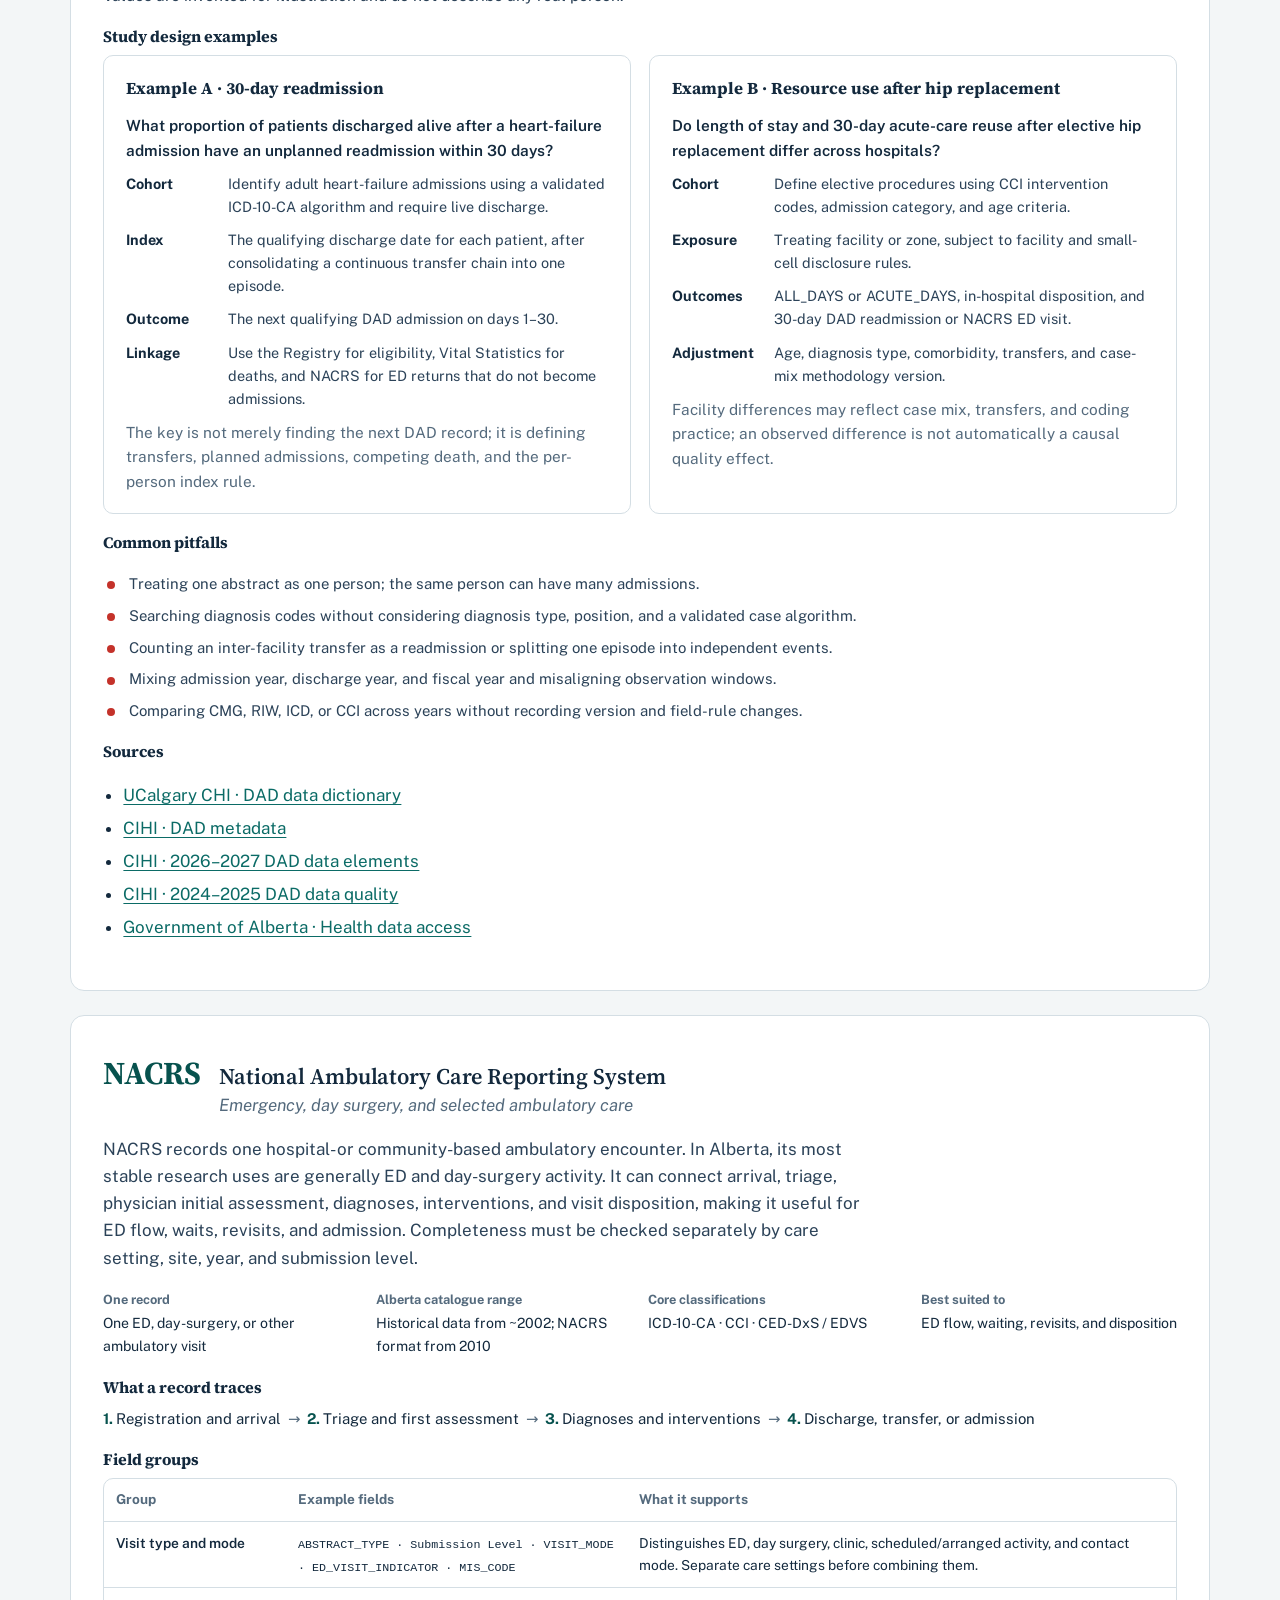
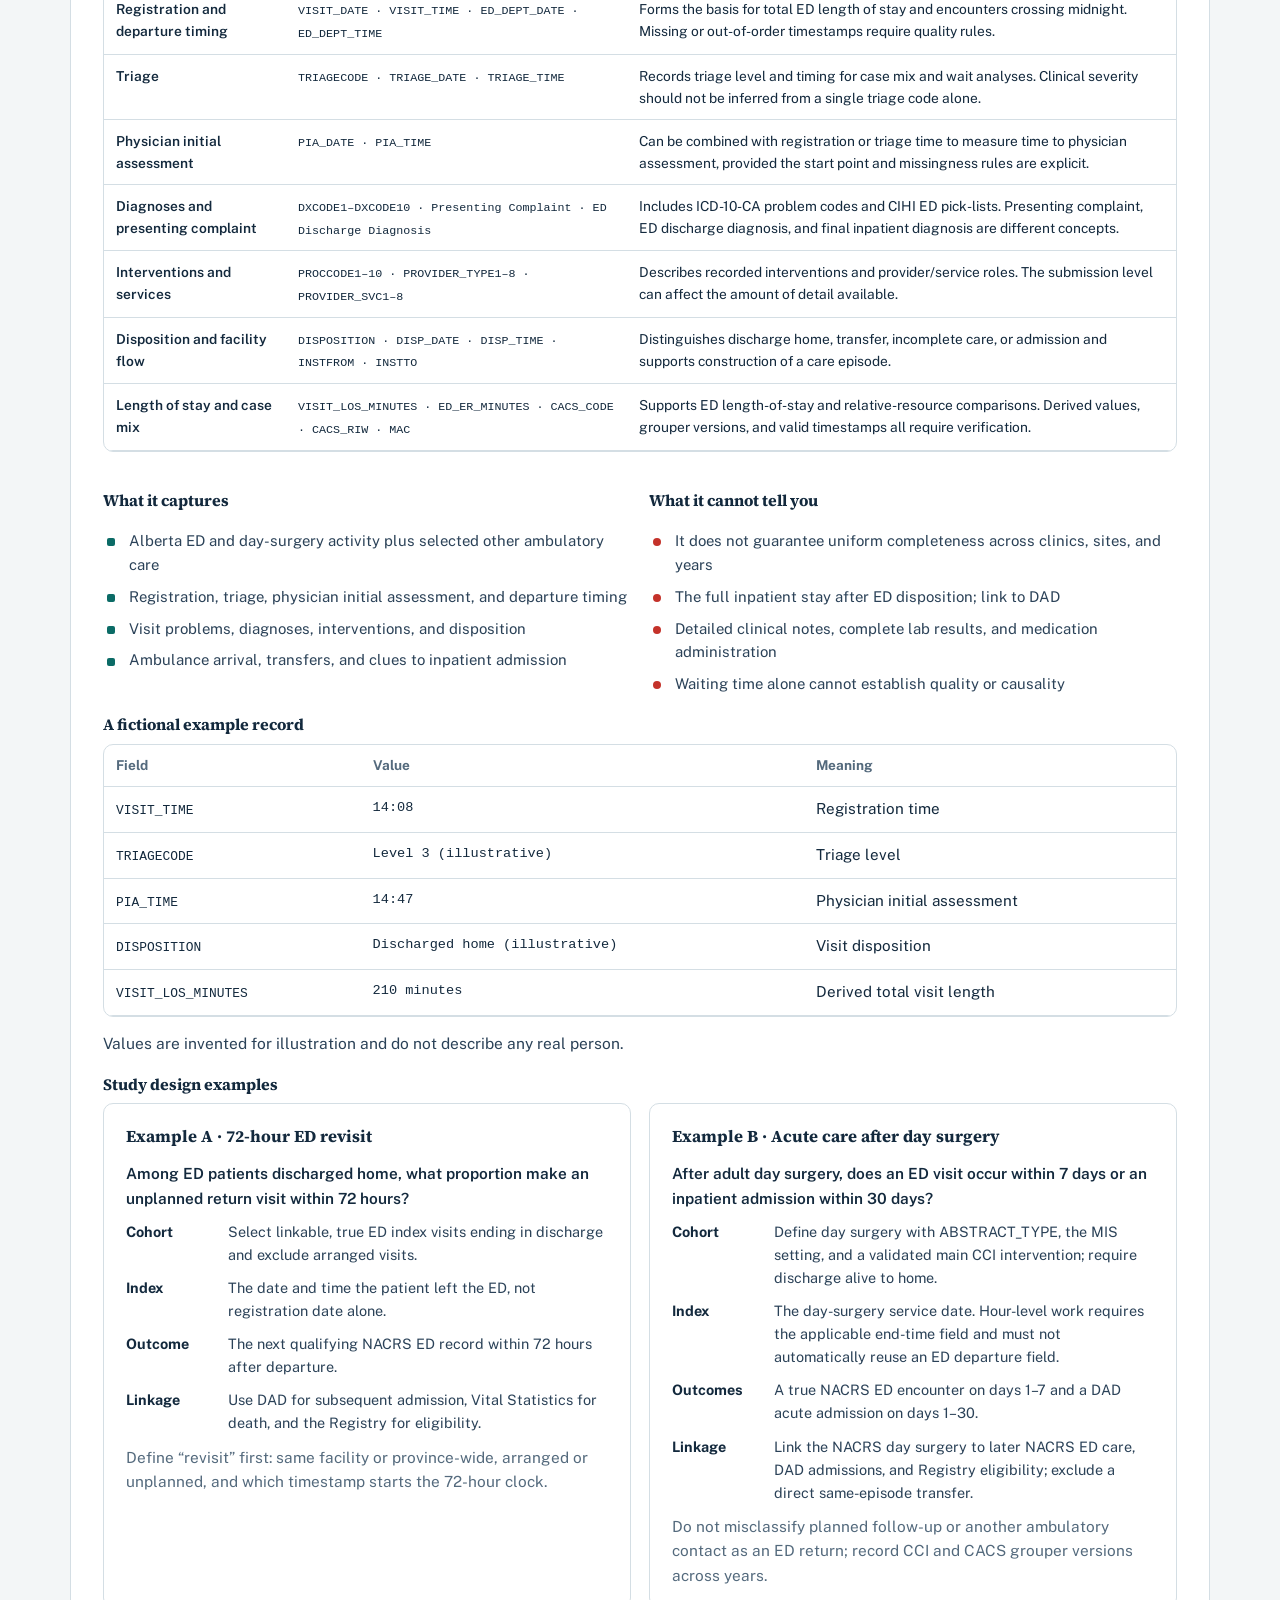
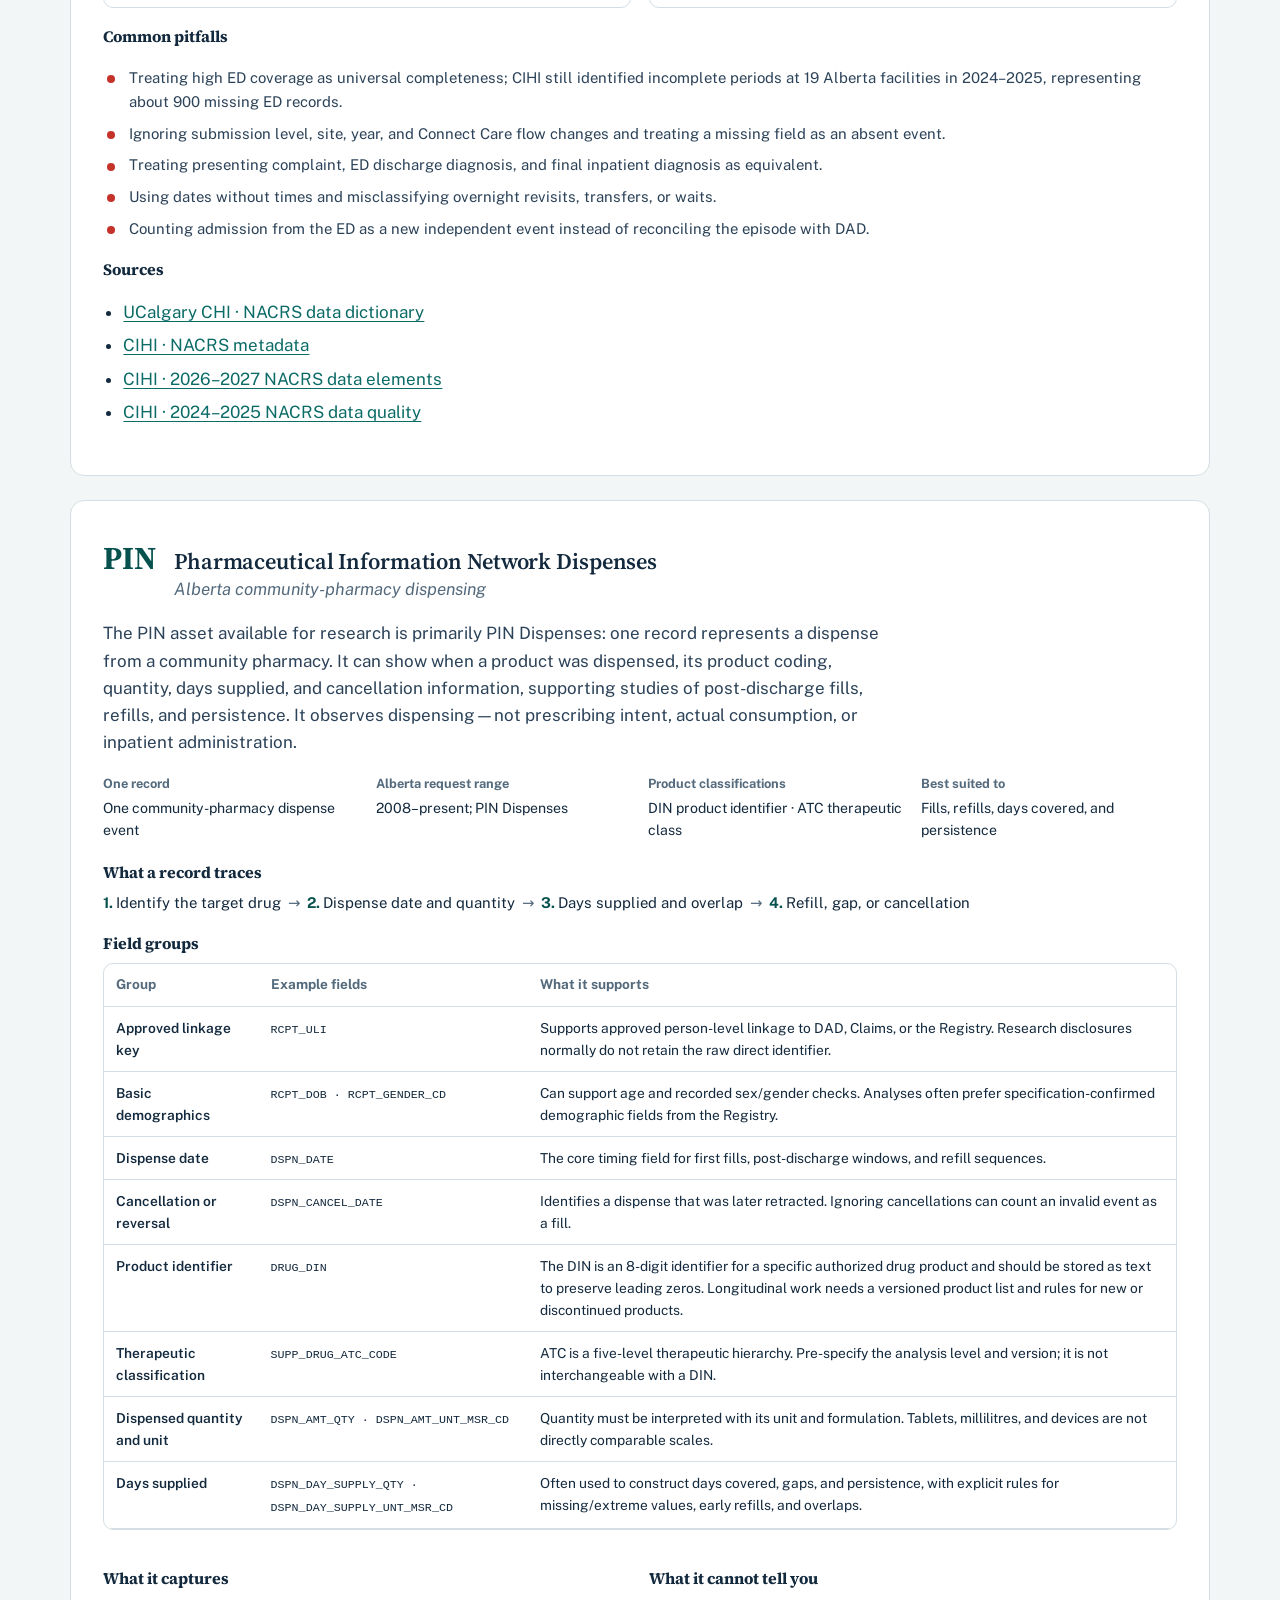
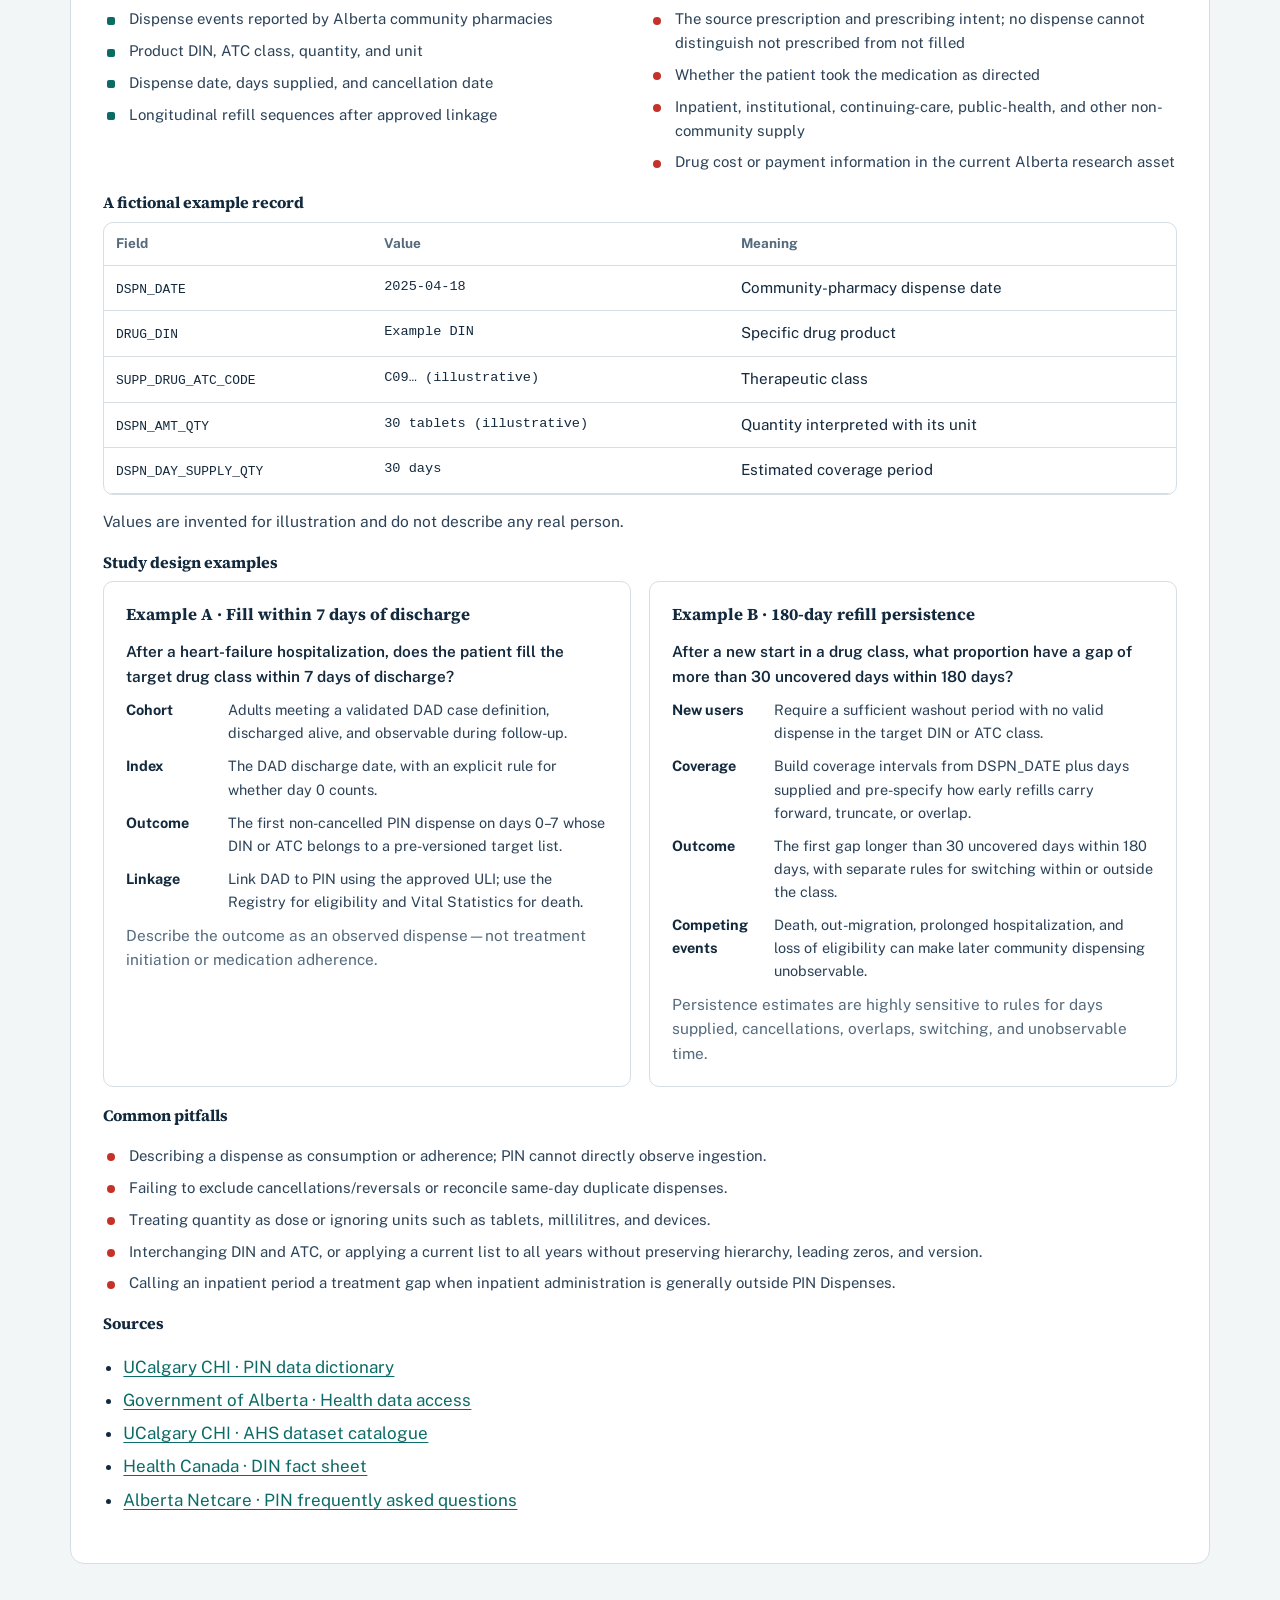
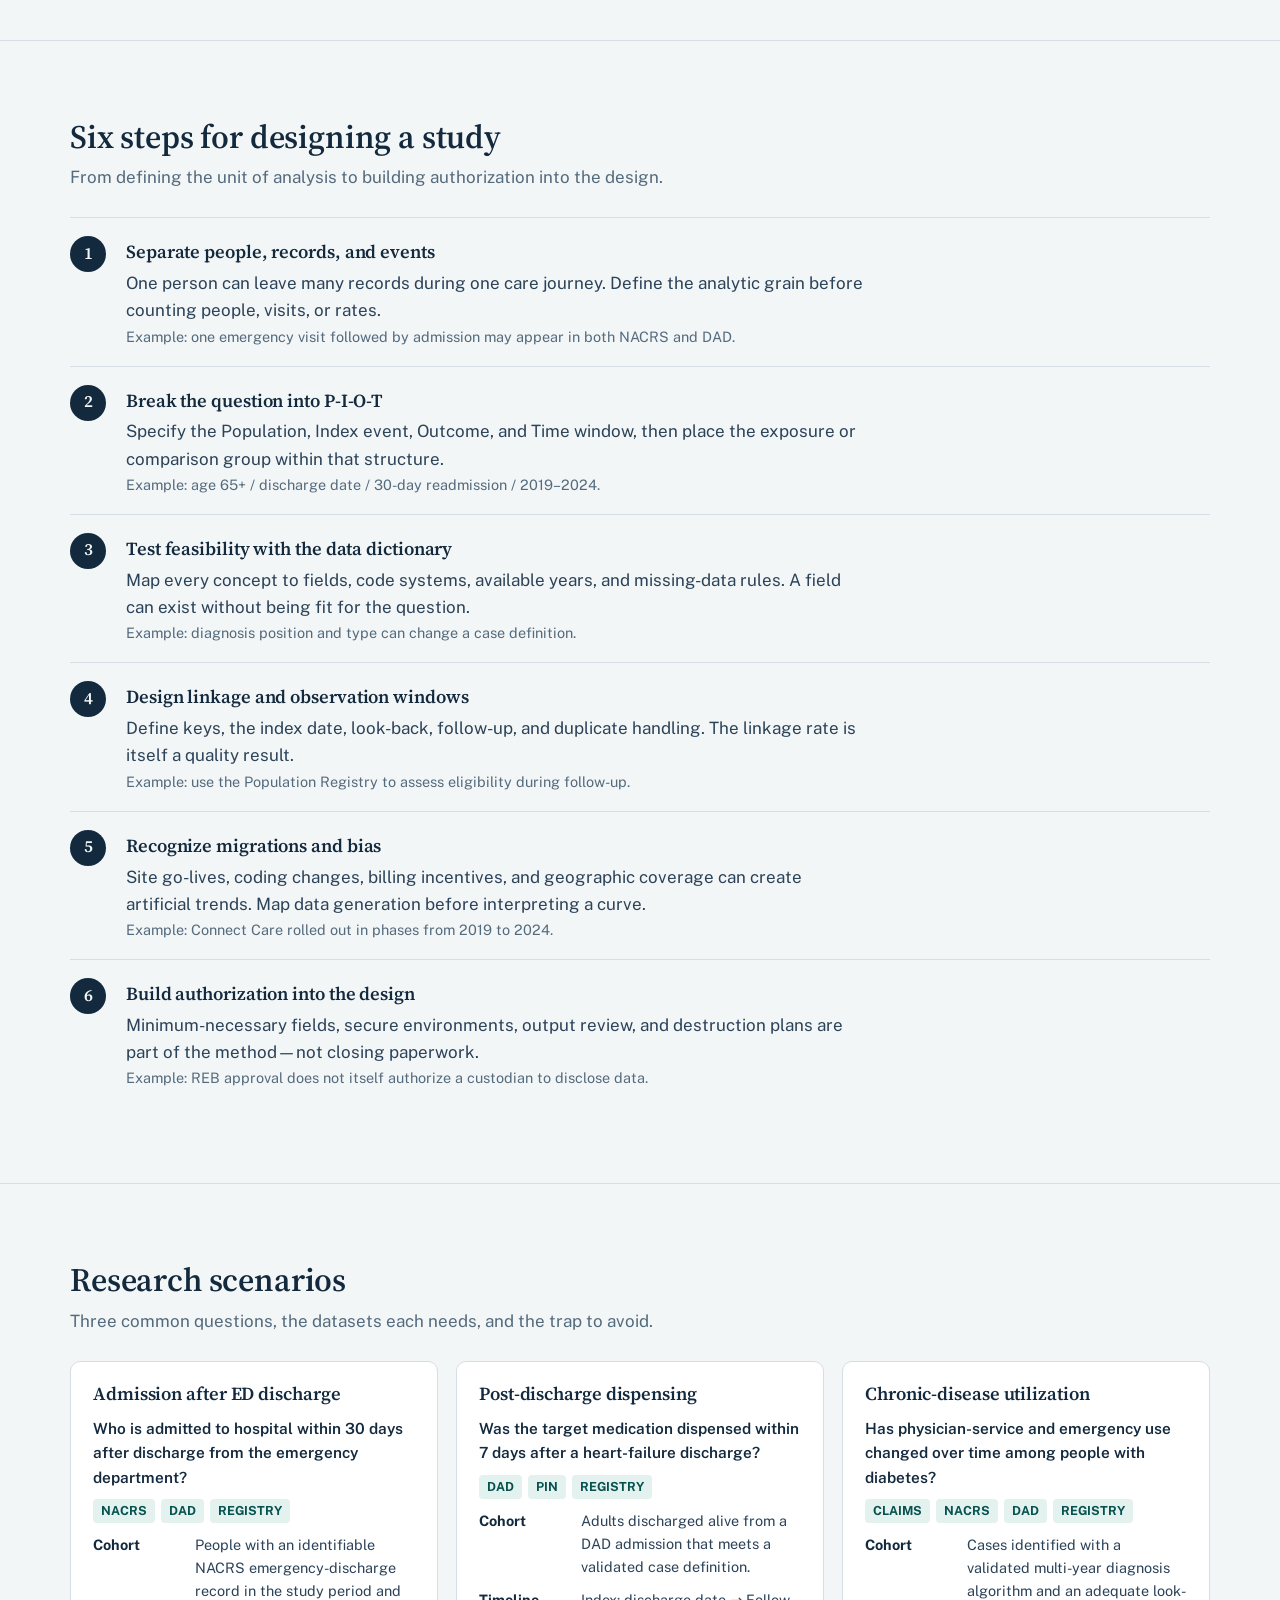
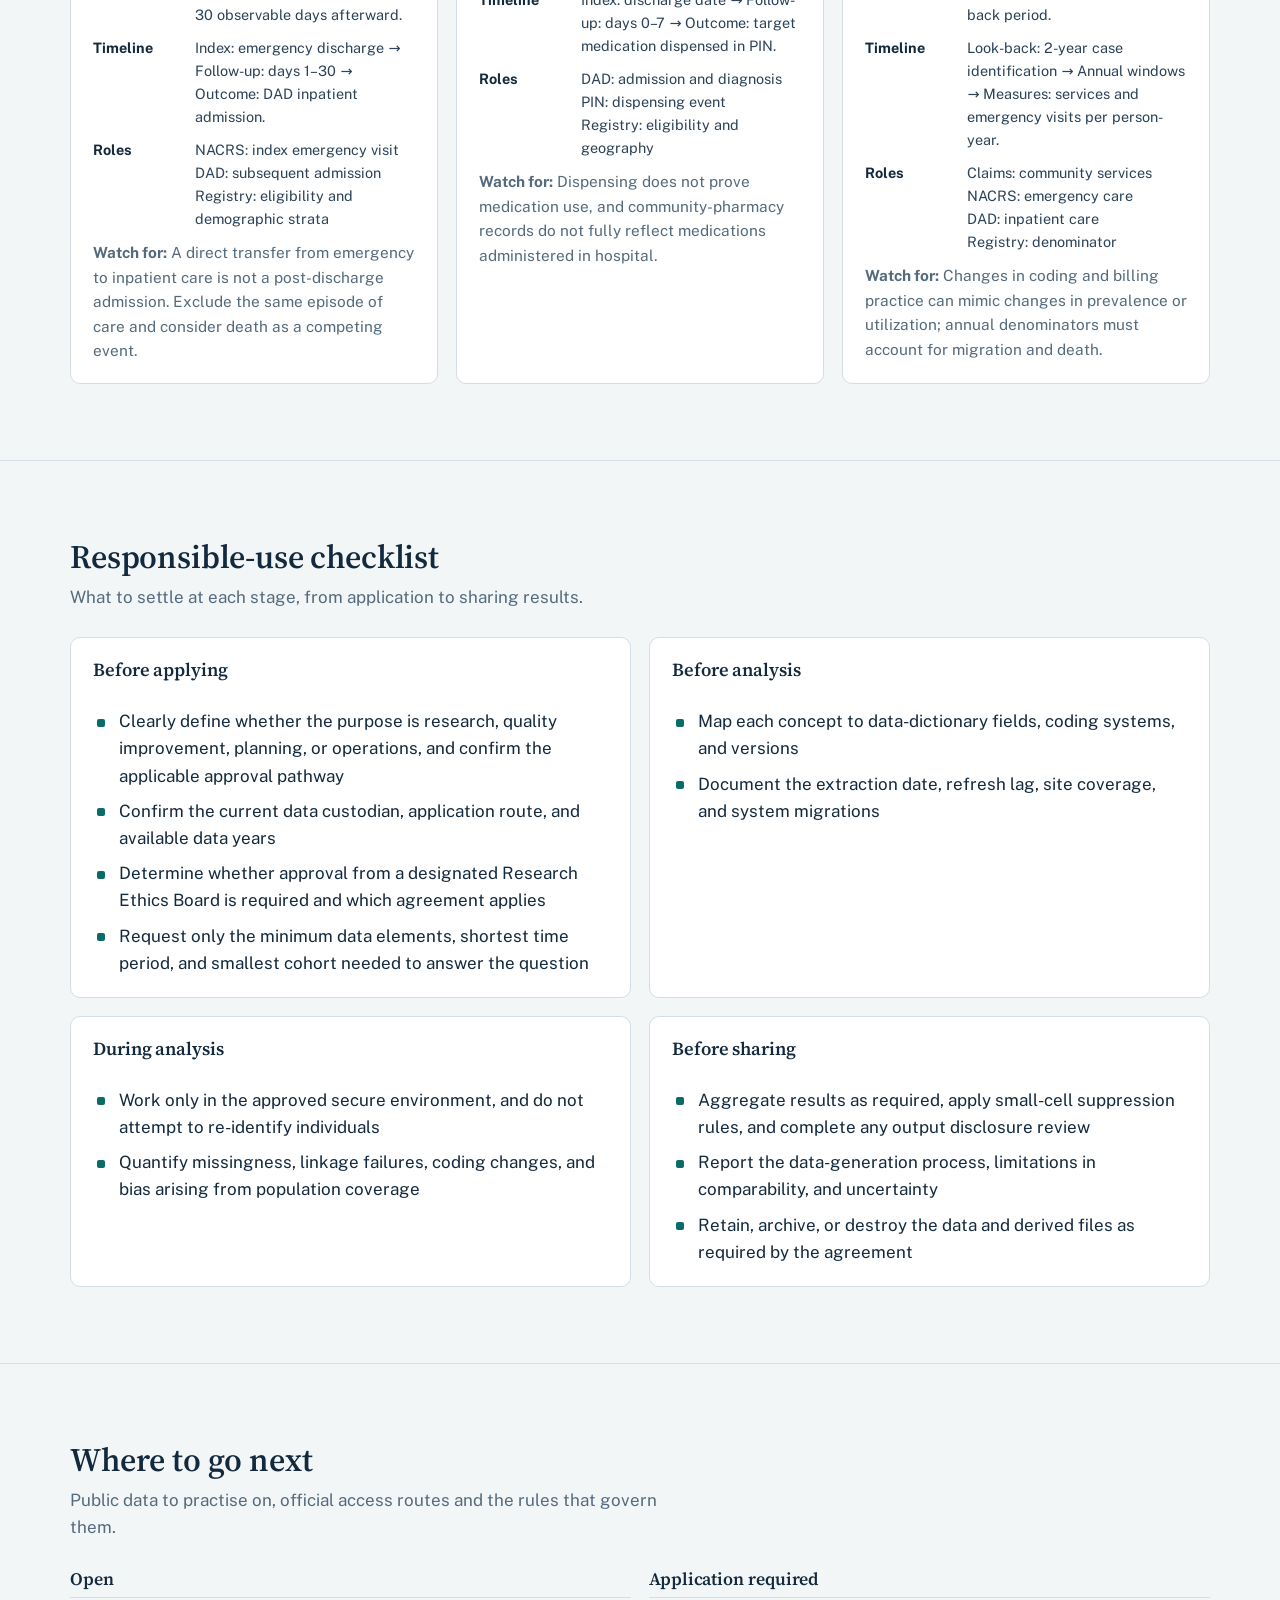
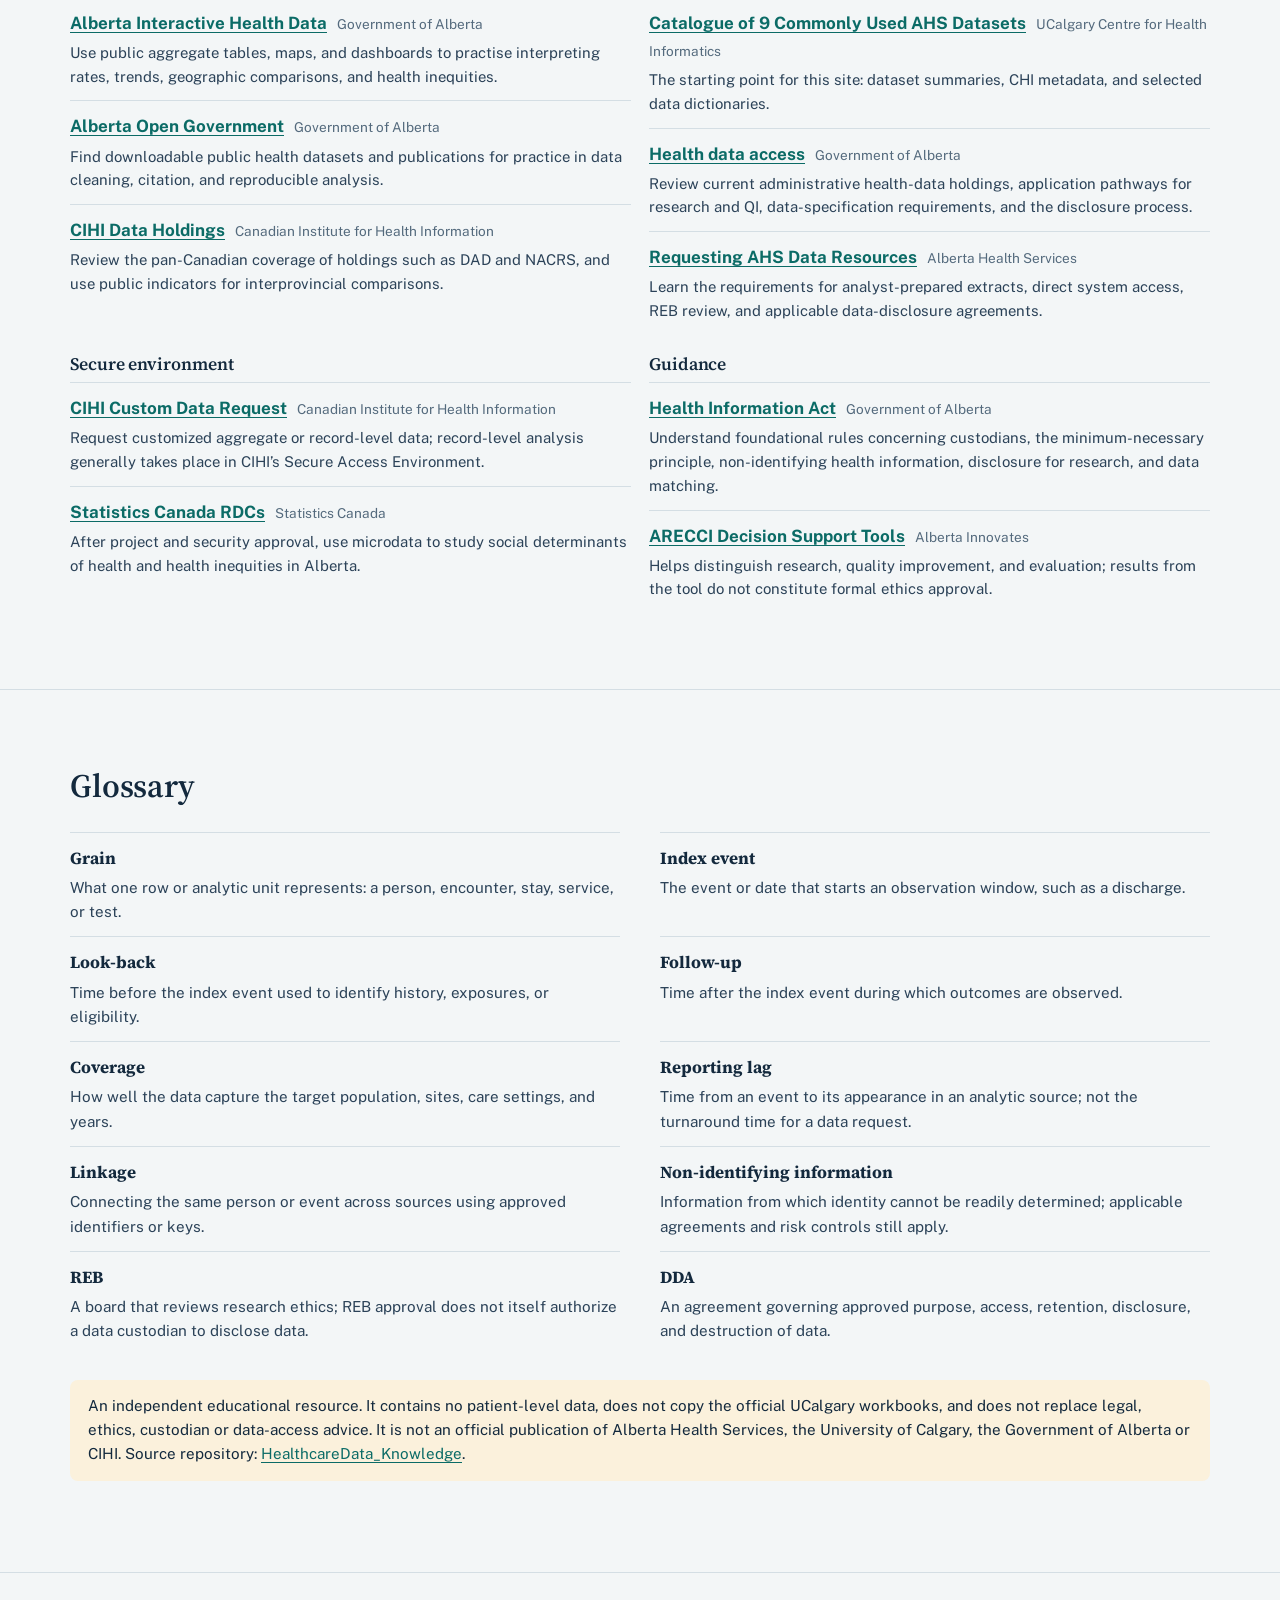
<file: atlas.html>
<!doctype html>
<html lang="en">
<head>
<meta charset="utf-8">
<meta name="viewport" content="width=device-width, initial-scale=1">
<title>Alberta Health Data Atlas | The V Lab</title>
<meta name="description" content="An English guide to nine commonly used Alberta administrative health datasets and clinical information systems: what one record represents, coverage, linkage, data dictionaries, deep dives on DAD, NACRS and PIN, study design and responsible use.">
<link rel="canonical" href="https://vthelab.com/atlas.html">
<meta property="og:type" content="article">
<meta property="og:title" content="Alberta Health Data Atlas | The V Lab">
<meta property="og:description" content="An English guide to nine commonly used Alberta administrative health datasets and clinical information systems: what one record represents, coverage, linkage, data dictionaries, deep dives on DAD, NACRS and PIN, study design and responsible use.">
<meta property="og:url" content="https://vthelab.com/atlas.html">
<meta property="og:image" content="https://vthelab.com/assets/atlas.jpg">
<meta property="og:site_name" content="The V Lab">
<meta name="twitter:card" content="summary_large_image">
<meta name="twitter:title" content="Alberta Health Data Atlas | The V Lab">
<meta name="twitter:description" content="An English guide to nine commonly used Alberta administrative health datasets and clinical information systems: what one record represents, coverage, linkage, data dictionaries, deep dives on DAD, NACRS and PIN, study design and responsible use.">
<meta name="twitter:image" content="https://vthelab.com/assets/atlas.jpg">
<meta name="theme-color" content="#13293d">
<link rel="icon" href="assets/favicon.svg" type="image/svg+xml">
<link rel="preconnect" href="https://fonts.googleapis.com">
<link rel="preconnect" href="https://fonts.gstatic.com" crossorigin>
<link rel="stylesheet" href="https://fonts.googleapis.com/css2?family=Public+Sans:wght@400;600;700&family=Source+Serif+4:opsz,wght@8..60,600;8..60,700&display=swap">
<link rel="stylesheet" href="assets/styles.css">
</head>
<body>
<a class="skip" href="#main">Skip to content</a>
<header class="site-header">
  <div class="wrap">
    <a class="vlab-brand" href="index.html" aria-label="The V Lab home">
      <span class="vlab-mark" aria-hidden="true">V</span>
      <span class="vlab-name">The V Lab</span>
    </a>
    <nav class="nav" aria-label="Main"><a href="index.html">Home</a><a href="projects.html" aria-current="page">Projects</a><a href="learn.html">Learn</a><a href="tools.html">Tools</a><a href="about.html">About</a></nav>
  </div>
</header>
<main id="main">

<div class="hero compact">
  <div class="wrap">
    <h1>Alberta Health Data Atlas</h1>
    <p class="lede">A learning guide to nine commonly used Alberta administrative health datasets and clinical information systems: how each one is generated, what one record represents, which fields are typically available, and how to plan cohorts, linkage, access and responsible use. It is the reference <a href="projects.html#project-001">Project 001</a> was designed from.</p>
    <nav class="toc" aria-label="On this page"><a href="#journey">Care journey</a><a href="#catalogue">The nine datasets</a><a href="#deep-dives">DAD, NACRS and PIN</a><a href="#lessons">Study design</a><a href="#scenarios">Scenarios</a><a href="#checklist">Responsible use</a><a href="#resources">Resources</a><a href="#glossary">Glossary</a></nav>
  </div>
</div>

<section id="journey">
  <div class="wrap">
    <div class="section-head"><div><h2>One care journey, many data traces</h2><p>Each dataset sees a different part of a patient's path through the system. Choose sources by the part of the journey your question is about.</p></div></div>
    <ol class="journey"><li><span class="j-step">01</span><h3>Population &amp; eligibility</h3><p class="j-cap">Who belongs in the cohort?</p><div class="chips"><a class="ds-chip" href="#ds-registry">REGISTRY</a></div><p>The Population Registry gives a cohort a demographic and AHCIP-eligibility backbone, but it is not a census.</p></li><li><span class="j-step">02</span><h3>Community &amp; ambulatory</h3><p class="j-cap">Which services occurred?</p><div class="chips"><a class="ds-chip" href="#ds-claims">CLAIMS</a><a class="ds-chip" href="#ds-nacrs">NACRS</a></div><p>Claims capture billed services; NACRS captures emergency and selected ambulatory contacts. They represent different data traces.</p></li><li><span class="j-step">03</span><h3>Emergency &amp; inpatient</h3><p class="j-cap">How did care progress?</p><div class="chips"><a class="ds-chip" href="#ds-nacrs">NACRS</a><a class="ds-chip" href="#ds-dad">DAD</a><a class="ds-chip" href="#ds-connect-care">CC / EPIC</a></div><p>NACRS and DAD can describe the path from emergency care to admission; Connect Care adds richer clinical context.</p></li><li><span class="j-step">04</span><h3>Tests &amp; results</h3><p class="j-cap">What were the physiologic signals?</p><div class="chips"><a class="ds-chip" href="#ds-pld">PLD</a><a class="ds-chip" href="#ds-connect-care">CC / EPIC</a></div><p>Numeric results become comparable only after test codes, units, reference ranges, and source systems are harmonized.</p></li><li><span class="j-step">05</span><h3>Community pharmacy</h3><p class="j-cap">Was medication dispensed?</p><div class="chips"><a class="ds-chip" href="#ds-pin">PIN</a></div><p>PIN observes dispensing, not medication use. Match the research question to the behaviour the data can actually observe.</p></li><li><span class="j-step">06</span><h3>Vital outcomes</h3><p class="j-cap">What happened over time?</p><div class="chips"><a class="ds-chip" href="#ds-vital">VITAL</a><a class="ds-chip" href="#ds-dad">DAD</a></div><p>Mortality and hospitalization extend follow-up, but authorization, reporting lag, and small-cell disclosure must be designed in advance.</p></li></ol>
  </div>
</section>

<section id="catalogue">
  <div class="wrap">
    <div class="section-head"><div><h2>The nine datasets</h2><p>Coverage dates marked * come from the UCalgary Centre for Health Informatics catalogue; confirm them with the data custodian before requesting data.</p></div><div class="chips filter" role="group" aria-label="Filter datasets"><button class="chip" type="button" data-f="all" aria-pressed="true">All nine</button><button class="chip" type="button" data-f="Administrative data" aria-pressed="false">Administrative data</button><button class="chip" type="button" data-f="Clinical information system" aria-pressed="false">Clinical information systems</button></div></div>
    <div class="ds-grid"><article class="ds-card" id="ds-dad" data-type="Administrative data">
  <div class="ds-head"><span class="ds-acr">DAD</span><span class="tag">Administrative data</span></div>
  <h3>Discharge Abstract Database</h3>
  <p>Captures demographic, diagnosis, intervention, administrative, and disposition information for acute inpatient separations—a core source for hospital outcomes and resource use.</p>
  <dl class="ds-facts">
    <div><dt>Setting</dt><dd>Acute inpatient care (Alberta day surgery is generally in NACRS)</dd></div>
    <div><dt>One record</dt><dd>One inpatient separation from a reporting facility</dd></div>
    <div><dt>Coverage</dt><dd>CHI: Apr 2002–present*</dd></div>
    <div><dt>Refresh</dt><dd>Monthly · ~1-month lag</dd></div>
  </dl>
  <details>
    <summary>Questions, linkage and caveats</summary>
    <h4>Questions it can help answer</h4><ul class="plain-list"><li>Which patients are readmitted within 30 days?</li><li>How does length of stay vary by procedure?</li></ul>
    <h4>Linkage</h4><p>Commonly linked with NACRS, Population Registry, Practitioner Claims, and Vital Statistics.</p>
    <h4>Caveat</h4><p>One abstract is not one person or a complete episode of care; transfers, diagnosis types, and methodology years must be handled explicitly.</p>
    <h4>Source check</h4><p>Alberta day surgery is generally reported through NACRS; confirm the CHI catalogue’s DAD day-surgery wording in the project specification.</p>
    <h4>Data dictionary notes</h4><p class="ds-meta"><b>Official public workbook</b> · 4 worksheets · 58 commonly requested rows · CCI and ICD reference tabs</p><p>Supports planning for separation, diagnosis, intervention, service, length-of-stay, and case-mix fields.</p><div class="table-scroll"><table class="fn-table concept-table"><thead><tr><th scope="col">Concept</th><th scope="col">Typical fields</th><th scope="col">Note</th></tr></thead><tbody><tr><td>Record and linkage</td><td><code>SEQNUM · ULI · PHN · CHARTNO</code></td><td>Separate abstract, person-linkage, and local chart identifiers.</td></tr><tr><td>Admission, discharge, and transfer</td><td><code>ADMITDATE · DISDATE · DISP · INSTFROM · INSTTO</code></td><td>A continuous transfer journey can create several abstracts.</td></tr><tr><td>Diagnoses and diagnosis types</td><td><code>DXCODE1–DXCODE25 · DXTYPE1–DXTYPE25</code></td><td>Position and diagnosis type jointly determine interpretation.</td></tr><tr><td>Interventions and resources</td><td><code>PROCCODE1–20 · ALL_DAYS · ACUTE_DAYS · CMG · RIW</code></td><td>CCI, CMG, and RIW require documented methodology versions.</td></tr></tbody></table></div><h4>Reading order</h4><ul class="plain-list"><li>State whether the analytic unit is a patient, stay, or transfer-linked episode.</li><li>Freeze ICD-10-CA, CCI, and grouper versions for the study period.</li><li>Confirm repeating-field limits and the final delivered structure.</li></ul><h4>Cautions</h4><ul class="plain-list"><li>One DAD abstract is not one patient.</li><li>Alberta day surgery is generally reported through NACRS rather than the current DAD stream.</li><li>The public workbook is a request-planning aid, not the current custodian specification.</li></ul>
  </details>
  <div class="links"><a href="https://cumming.ucalgary.ca/sites/default/files/teams/30/DAD_elements.xlsx">Data dictionary (UCalgary CHI)</a><a href="https://www.cihi.ca/en/discharge-abstract-database-dad-metadata">Source notes</a><a href="#dive-dad">Deep dive</a></div>
</article><article class="ds-card" id="ds-nacrs" data-type="Administrative data">
  <div class="ds-head"><span class="ds-acr">NACRS</span><span class="tag">Administrative data</span></div>
  <h3>National Ambulatory Care Reporting System</h3>
  <p>Covers emergency care, day surgery, urgent care, and selected outpatient or specialty-clinic visits; useful for studying emergency use and subsequent disposition.</p>
  <dl class="ds-facts">
    <div><dt>Setting</dt><dd>Emergency · Urgent care · Selected outpatient clinics</dd></div>
    <div><dt>One record</dt><dd>One emergency or ambulatory care visit</dd></div>
    <div><dt>Coverage</dt><dd>Historical data from ~2002; NACRS format from 2010*</dd></div>
    <div><dt>Refresh</dt><dd>Monthly · ~1-month lag</dd></div>
  </dl>
  <details>
    <summary>Questions, linkage and caveats</summary>
    <h4>Questions it can help answer</h4><ul class="plain-list"><li>How often do patients return to the emergency department within 72 hours?</li><li>Which visits result in hospital admission?</li></ul>
    <h4>Linkage</h4><p>Often linked with DAD, Population Registry, and Practitioner Claims to reconstruct care pathways.</p>
    <h4>Caveat</h4><p>Strong ED and day-surgery reporting does not make every ambulatory setting complete; verify clinic, site, year, and submission level separately.</p>
    <h4>Source check</h4><p>Alberta adopted the NACRS format on 2010-04-01; earlier AACRS/ACCS tables do not share one start date or field set.</p>
    <h4>Data dictionary notes</h4><p class="ds-meta"><b>Official public workbook</b> · 2 worksheets · 43 commonly requested rows</p><p>Covers core administrative and clinical elements for ED, day surgery, urgent care, and selected ambulatory activity.</p><div class="table-scroll"><table class="fn-table concept-table"><thead><tr><th scope="col">Concept</th><th scope="col">Typical fields</th><th scope="col">Note</th></tr></thead><tbody><tr><td>Record, setting, and submission</td><td><code>SEQNUM · ABSTRACT_TYPE · MIS_CODE · ED_VISIT_INDICATOR</code></td><td>First distinguish true ED encounters from other ambulatory activity.</td></tr><tr><td>Triage and process timing</td><td><code>TRIAGE_DATE/TIME · PIA_DATE/TIME · ED_DEPT_DATE/TIME</code></td><td>Arrival, first assessment, disposition decision, and physical departure are different events.</td></tr><tr><td>Diagnoses and interventions</td><td><code>DXCODE1–10 · PROCCODE1–10</code></td><td>Field depth depends on submission level and service type.</td></tr><tr><td>Disposition and resource grouping</td><td><code>DISPOSITION · INSTTO · CACS_CODE · CACS_RIW</code></td><td>The full post-admission course usually requires DAD linkage.</td></tr></tbody></table></div><h4>Reading order</h4><ul class="plain-list"><li>Define ED, day-surgery, and other ambulatory cohorts separately.</li><li>Specify whether return-visit timing starts at registration, disposition decision, or physical departure.</li><li>Handle AACRS/ACCS and NACRS separately in analyses spanning 2010.</li></ul><h4>Cautions</h4><ul class="plain-list"><li>Strong ED coverage does not imply complete specialty-clinic coverage.</li><li>The current catalogue and older workbook use different historical start points.</li><li>Missing or out-of-order timestamps require prespecified protocol rules.</li></ul>
  </details>
  <div class="links"><a href="https://cumming.ucalgary.ca/sites/default/files/teams/30/NACRS_elements.xlsx">Data dictionary (UCalgary CHI)</a><a href="https://www.cihi.ca/en/national-ambulatory-care-reporting-system-nacrs-metadata">Source notes</a><a href="#dive-nacrs">Deep dive</a></div>
</article><article class="ds-card" id="ds-claims" data-type="Administrative data">
  <div class="ds-head"><span class="ds-acr">CLAIMS</span><span class="tag">Administrative data</span></div>
  <h3>Practitioner Claims</h3>
  <p>Derived from Alberta Health Care Insurance Plan service claims and payments; supports analysis of physician service use across inpatient, outpatient, and primary care settings.</p>
  <dl class="ds-facts">
    <div><dt>Setting</dt><dd>Physician services · Primary care</dd></div>
    <div><dt>One record</dt><dd>One billed service claim</dd></div>
    <div><dt>Coverage</dt><dd>CHI: Apr 1993–present*</dd></div>
    <div><dt>Refresh</dt><dd>Quarterly · ~4-month lag</dd></div>
  </dl>
  <details>
    <summary>Questions, linkage and caveats</summary>
    <h4>Questions it can help answer</h4><ul class="plain-list"><li>How many physician services do patients with chronic disease use in a year?</li><li>Does service use differ by region?</li></ul>
    <h4>Linkage</h4><p>Commonly linked with Population Registry, DAD, NACRS, and PIN.</p>
    <h4>Caveat</h4><p>Billing activity does not establish disease occurrence and is not a complete medical record; Schedule of Medical Benefits, shadow-billing, and diagnostic-coding rules change over time.</p>
    <h4>Source check</h4><p>CHI and the older Alberta overview use different historical start dates and completeness lags.</p>
    <h4>Data dictionary notes</h4><p class="ds-meta"><b>Official public workbook</b> · 2 worksheets · 22 commonly requested rows</p><p>Focuses on service dates, billed services, diagnoses, providers, delivery settings, and payment fields.</p><div class="table-scroll"><table class="fn-table concept-table"><thead><tr><th scope="col">Concept</th><th scope="col">Typical fields</th><th scope="col">Note</th></tr></thead><tbody><tr><td>Recipient and timing</td><td><code>RCPT_ULI · SE_START_DATE · SE_END_DATE · FISC_YR</code></td><td>Service dates must not be confused with processing or payment dates.</td></tr><tr><td>Service and diagnosis</td><td><code>HLTH_SRVC_CCPX_CODE · HLTH_DX_ICD9X_CODE_1–3</code></td><td>Use code-list versions aligned with the service date.</td></tr><tr><td>Provider and setting</td><td><code>DOCTOR_CLASS · PRVD_SKILL_TYPE_CLS · DELV_SITE_TYPE_CLS</code></td><td>Provider role, skill, and delivery setting are distinct concepts.</td></tr><tr><td>Payment and alternate plans</td><td><code>FRE_ACTUAL_PAID_AMT · PGM_APP_IND</code></td><td>Payment fields are affected by shadow-billing and program rules.</td></tr></tbody></table></div><h4>Reading order</h4><ul class="plain-list"><li>Identify adjustments, reversals, duplicates, and payment status first.</li><li>Interpret utilization with the SOMB/service code set in effect during service.</li><li>Preserve claim-line grain before aggregating to person-time.</li></ul><h4>Cautions</h4><ul class="plain-list"><li>A billed service is not a complete clinical encounter or disease truth.</li><li>The current catalogue says about four months; the older workbook says six months or longer.</li><li>Research access and internal AHS QI follow different request routes.</li></ul>
  </details>
  <div class="links"><a href="https://cumming.ucalgary.ca/sites/default/files/teams/30/CLAIMS_Elements.xlsx">Data dictionary (UCalgary CHI)</a><a href="https://open.alberta.ca/dataset/overview-of-administrative-health-datasets">Source notes</a></div>
</article><article class="ds-card" id="ds-pld" data-type="Administrative data">
  <div class="ds-head"><span class="ds-acr">PLD</span><span class="tag">Administrative data</span></div>
  <h3>Provincial Laboratory Data</h3>
  <p>Aggregates common clinical chemistry, hematology, serology, and other laboratory results; useful for studying biomarkers, disease states, and testing trajectories.</p>
  <dl class="ds-facts">
    <div><dt>Setting</dt><dd>Inpatient and outpatient laboratory testing</dd></div>
    <div><dt>One record</dt><dd>One laboratory test and result record</dd></div>
    <div><dt>Coverage</dt><dd>CHI: Apr 2012–present*</dd></div>
    <div><dt>Refresh</dt><dd>Daily · ~1-week lag</dd></div>
  </dl>
  <details>
    <summary>Questions, linkage and caveats</summary>
    <h4>Questions it can help answer</h4><ul class="plain-list"><li>How soon after an abnormal result does hospitalization occur?</li><li>Does testing frequency differ across population groups?</li></ul>
    <h4>Linkage</h4><p>Commonly linked with DAD, NACRS, Practitioner Claims, and Connect Care.</p>
    <h4>Caveat</h4><p>Data were historically consolidated from multiple regional systems; harmonize test codes, units, reference ranges, and source systems before comparing raw values.</p>
    <h4>Source check</h4><p>Confirm available tests, sites, time periods, and data custodian for each request.</p>
    <h4>Data dictionary notes</h4><p class="ds-meta"><b>Official public workbook</b> · 3 worksheets · 14 commonly requested rows · 10,872-row test-name reference</p><p>Documents person keys, order/test identifiers, results, units, reference ranges, abnormal flags, and verification time.</p><div class="table-scroll"><table class="fn-table concept-table"><thead><tr><th scope="col">Concept</th><th scope="col">Typical fields</th><th scope="col">Note</th></tr></thead><tbody><tr><td>Person and order</td><td><code>CLNT_ULI · CLNT_PHN · ORDR_TEST_CODE_CD/NM</code></td><td>Panel orders and individual test results must be distinguished.</td></tr><tr><td>Test identity</td><td><code>TEST_CD · TEST_NM</code></td><td>Source-system names are not inherently comparable across sites.</td></tr><tr><td>Result and unit</td><td><code>TEST_RSLT · TEST_UOFM · TEST_ABNRML_FLAG</code></td><td>Values require units and result qualifiers for interpretation.</td></tr><tr><td>Reference range and timing</td><td><code>TEST_REF_RNG · TEST_REF_RNG_NRML_LOW/HIGH · TEST_VRFY_DTTM</code></td><td>Reference ranges can vary by age, recorded sex, method, and system.</td></tr></tbody></table></div><h4>Reading order</h4><ul class="plain-list"><li>Build a versioned crosswalk of test codes, names, units, and source systems first.</li><li>Preserve text results, &lt; or &gt; qualifiers, and corrected-result status.</li><li>Specify collection, performance, verification, or load time as the analytic anchor.</li></ul><h4>Cautions</h4><ul class="plain-list"><li>Historical laboratory systems differ in codes, units, and workflows.</li><li>Raw values cannot be compared directly across methods or reference ranges.</li><li>Point-of-care testing and some specialized domains may be incomplete.</li></ul>
  </details>
  <div class="links"><a href="https://cumming.ucalgary.ca/sites/default/files/teams/30/LAB_elements.xlsx">Data dictionary (UCalgary CHI)</a><a href="https://www.alberta.ca/health-research">Source notes</a></div>
</article><article class="ds-card" id="ds-pin" data-type="Administrative data">
  <div class="ds-head"><span class="ds-acr">PIN</span><span class="tag">Administrative data</span></div>
  <h3>Pharmaceutical Information Network</h3>
  <p>Research extracts focus mainly on community-pharmacy dispensing records, supporting analysis of dispensing patterns, refill persistence, and post-discharge medication trajectories.</p>
  <dl class="ds-facts">
    <div><dt>Setting</dt><dd>Community pharmacy dispensing</dd></div>
    <div><dt>One record</dt><dd>One community-pharmacy dispense record</dd></div>
    <div><dt>Coverage</dt><dd>Jan 2008–present*</dd></div>
    <div><dt>Refresh</dt><dd>Weekly · ~1-week lag</dd></div>
  </dl>
  <details>
    <summary>Questions, linkage and caveats</summary>
    <h4>Questions it can help answer</h4><ul class="plain-list"><li>Was a prescription dispensed after discharge?</li><li>How do refill patterns differ across medications?</li></ul>
    <h4>Linkage</h4><p>Commonly linked with DAD, Practitioner Claims, Population Registry, and Vital Statistics.</p>
    <h4>Caveat</h4><p>A dispense does not prove that a medication was taken; do not assume that allergies, alerts, or prescribing functions in the clinical PIN application are present in research extracts.</p>
    <h4>Source check</h4><p>Alberta currently identifies the available research asset as PIN Dispenses, with no financial information.</p>
    <h4>Data dictionary notes</h4><p class="ds-meta"><b>Official public workbook</b> · 4 worksheets · 11 commonly requested rows · DIN and ATC reference tabs</p><p>Focuses on dispense date, cancellation, DIN/ATC, quantity, unit, expected days supplied, and person linkage.</p><div class="table-scroll"><table class="fn-table concept-table"><thead><tr><th scope="col">Concept</th><th scope="col">Typical fields</th><th scope="col">Note</th></tr></thead><tbody><tr><td>Person and event</td><td><code>RCPT_ULI · RCPT_DOB · DSPN_DATE · DSPN_CANCEL_DATE</code></td><td>Exclude or correctly classify retracted fills first.</td></tr><tr><td>Drug identity</td><td><code>DRUG_DIN · SUPP_DRUG_ATC_CODE</code></td><td>DIN identifies a product; ATC is a therapeutic classification.</td></tr><tr><td>Quantity and unit</td><td><code>DSPN_AMT_QTY · DSPN_AMT_UNT_MSR_CD</code></td><td>Dispensed quantity alone is not dose.</td></tr><tr><td>Days supplied</td><td><code>DSPN_DAY_SUPPLY_QTY · DSPN_DAY_SUPPLY_UNT_MSR_CD</code></td><td>Expected coverage days are not observed medication-taking days.</td></tr></tbody></table></div><h4>Reading order</h4><ul class="plain-list"><li>Freeze DIN/ATC lists, hierarchy level, and code-set version.</li><li>Prespecify overlapping fills, stockpiling, grace periods, and switching.</li><li>Interpret inpatient gaps with DAD because institutional supply may be absent.</li></ul><h4>Cautions</h4><ul class="plain-list"><li>Dispensing is not prescribing and does not prove use.</li><li>A research extract does not automatically include the full clinical PIN feature set.</li><li>Alberta Health currently states that PIN Dispenses contains no financial information.</li></ul>
  </details>
  <div class="links"><a href="https://cumming.ucalgary.ca/sites/default/files/teams/30/PIN_elements.xlsx">Data dictionary (UCalgary CHI)</a><a href="https://www.alberta.ca/health-research">Source notes</a><a href="#dive-pin">Deep dive</a></div>
</article><article class="ds-card" id="ds-vital" data-type="Administrative data">
  <div class="ds-head"><span class="ds-acr">VITAL</span><span class="tag">Administrative data</span></div>
  <h3>Vital Statistics</h3>
  <p>Records live births, stillbirths, and deaths occurring in Alberta; supports all-cause and cause-specific mortality, perinatal outcomes, and population-outcome research.</p>
  <dl class="ds-facts">
    <div><dt>Setting</dt><dd>Live birth · Stillbirth · Death</dd></div>
    <div><dt>One record</dt><dd>One registered live birth, stillbirth, or death event</dd></div>
    <div><dt>Coverage</dt><dd>CHI: 1983–present*</dd></div>
    <div><dt>Refresh</dt><dd>Annual · ~1-year lag</dd></div>
  </dl>
  <details>
    <summary>Questions, linkage and caveats</summary>
    <h4>Questions it can help answer</h4><ul class="plain-list"><li>What is the all-cause mortality risk in a cohort?</li><li>How do perinatal outcomes differ by region?</li></ul>
    <h4>Linkage</h4><p>Frequently used as an outcome source for cohorts built from DAD, Practitioner Claims, and PIN.</p>
    <h4>Caveat</h4><p>Vital Statistics requires separate authorization; cause-of-death coding, registration lag, and small-cell disclosure risk must be addressed.</p>
    <h4>Source check</h4><p>CHI’s 1983 start date differs from Alberta’s current standard request page; confirm historical coverage in advance.</p>
    <h4>Data dictionary notes</h4><p class="ds-meta"><b>Partial: Death Registry only</b> · 2 worksheets · 21 commonly requested rows · current link covers Death Registry only</p><p>The current public workbook documents death date, place, demographics, linkage keys, autopsy, and underlying cause.</p><div class="table-scroll"><table class="fn-table concept-table"><thead><tr><th scope="col">Concept</th><th scope="col">Typical fields</th><th scope="col">Note</th></tr></thead><tbody><tr><td>Event and registration</td><td><code>DR_ID · DETHDATE · YEAR · FISCAL_YR</code></td><td>Event year, fiscal year, and registration updates must not be conflated.</td></tr><tr><td>Person linkage</td><td><code>STKH_NUM_1–5 · BIRTH_DATE · SEX</code></td><td>A person may have primary and secondary ULIs.</td></tr><tr><td>Place and context</td><td><code>PL_DETH · HOSP_ID · POSTCODE · PL_INJURY</code></td><td>Place of death, residence, and injury are different concepts.</td></tr><tr><td>Cause of death</td><td><code>U_CAUSE · AUTOPSY</code></td><td>Underlying cause is not the same as all contributing causes.</td></tr></tbody></table></div><h4>Reading order</h4><ul class="plain-list"><li>Record event date together with cutoff, registration lag, and revision status.</li><li>Define ULI linkage success and multiple-ULI handling.</li><li>Document the cause-of-death ICD version for each period.</li></ul><h4>Cautions</h4><ul class="plain-list"><li>The public link is not a complete birth and stillbirth dictionary.</li><li>Vital Statistics has separate authorization and small-cell disclosure requirements.</li><li>The workbook states that cause-of-death coding is not ICD-10-CA.</li></ul>
  </details>
  <div class="links"><a href="https://cumming.ucalgary.ca/sites/default/files/teams/30/VitalStatisticsDeath_elements.xlsx">Data dictionary (UCalgary CHI)</a><a href="https://www.alberta.ca/access-vital-statistics-information-data">Source notes</a></div>
</article><article class="ds-card" id="ds-registry" data-type="Administrative data">
  <div class="ds-head"><span class="ds-acr">REGISTRY</span><span class="tag">Administrative data</span></div>
  <h3>Provincial / Population Registry</h3>
  <p>Provides basic demographic, plan, and geographic information for AHCIP-eligible residents; commonly used for cohort definition, denominators, and data linkage.</p>
  <dl class="ds-facts">
    <div><dt>Setting</dt><dd>AHCIP eligibility · Demographics and geography</dd></div>
    <div><dt>One record</dt><dd>One registrant record for an eligibility period</dd></div>
    <div><dt>Coverage</dt><dd>CHI: Apr 1994–present*</dd></div>
    <div><dt>Refresh</dt><dd>Annual · ~1-year lag</dd></div>
  </dl>
  <details>
    <summary>Questions, linkage and caveats</summary>
    <h4>Questions it can help answer</h4><ul class="plain-list"><li>Who had active coverage during the study period?</li><li>How can a cohort be stratified by age, sex, and geography?</li></ul>
    <h4>Linkage</h4><p>Serves as a cohort backbone for nearly all administrative health datasets.</p>
    <h4>Caveat</h4><p>The insured population is not equivalent to the census population; migration, address recency, and eligibility changes affect denominators.</p>
    <h4>Source check</h4><p>CHI and the older Alberta overview differ by roughly one year on the historical start date; use the version available to the project.</p>
    <h4>Data dictionary notes</h4><p class="ds-meta"><b>Official public workbook</b> · 2 worksheets · 15 commonly requested rows</p><p>Documents year-end coverage, age group, migration, birth/death indicators, geography, and linkage identifiers.</p><div class="table-scroll"><table class="fn-table concept-table"><thead><tr><th scope="col">Concept</th><th scope="col">Typical fields</th><th scope="col">Note</th></tr></thead><tbody><tr><td>Linkage and identity</td><td><code>ASN · PHN · BIRTH_DT · SEX</code></td><td>Confirm which transformed linkage key will be disclosed.</td></tr><tr><td>Year-end eligibility</td><td><code>ACTIVE_COVERAGE · FYE · PERS_REAP_END_DATE</code></td><td>A year-end snapshot is not continuous eligibility throughout the year.</td></tr><tr><td>Population change</td><td><code>BIRTH_IND · DEATH_IND · IN_MIGRATION_IND · OUT_MIGRATION_IND</code></td><td>Migration and reporting delays alter denominators.</td></tr><tr><td>Geography and stratification</td><td><code>POSTAL_CD · RHA · AGE_GRP_CD</code></td><td>Mailing address may not be actual residence.</td></tr></tbody></table></div><h4>Reading order</h4><ul class="plain-list"><li>First confirm whether delivery is a year-end snapshot or eligibility interval.</li><li>Define continuous coverage, allowable gaps, migration, and person-time rules.</li><li>Align geography fields with boundary versions from the same period.</li></ul><h4>Cautions</h4><ul class="plain-list"><li>The AHCIP registry is not a census.</li><li>The current catalogue says about one year; the older workbook says about six months.</li><li>The workbook warns that ALT_PREM_ARRANGEMENT quality declined after 2009.</li></ul>
  </details>
  <div class="links"><a href="https://cumming.ucalgary.ca/sites/default/files/teams/30/Registry_elements.xlsx">Data dictionary (UCalgary CHI)</a><a href="https://open.alberta.ca/dataset/overview-of-administrative-health-datasets">Source notes</a></div>
</article><article class="ds-card" id="ds-scm" data-type="Clinical information system">
  <div class="ds-head"><span class="ds-acr">SCM</span><span class="tag">Clinical information system</span><span class="tag amber">Legacy system</span></div>
  <h3>Sunrise Clinical Manager</h3>
  <p>A historical Calgary Zone clinical information system containing demographics, orders, test results, and clinical notes; it should now be treated as a legacy source.</p>
  <dl class="ds-facts">
    <div><dt>Setting</dt><dd>Historical Calgary inpatient EMR</dd></div>
    <div><dt>One record</dt><dd>One clinical event, order, result, or note</dd></div>
    <div><dt>Coverage</dt><dd>2011–confirm by site</dd></div>
    <div><dt>Refresh</dt><dd>Legacy system · Confirm availability</dd></div>
  </dl>
  <details>
    <summary>Questions, linkage and caveats</summary>
    <h4>Questions it can help answer</h4><ul class="plain-list"><li>What clinical detail is available beyond administrative records?</li><li>Which notes are available for historical Calgary cohorts?</li></ul>
    <h4>Linkage</h4><p>Can be reconciled with DAD, NACRS, and PLD, but system migration must be understood.</p>
    <h4>Caveat</h4><p>Connect Care progressively replaced SCM; access to historical data does not mean that new data continue to accrue.</p>
    <h4>Source check</h4><p>CHI’s “current / no delay” wording should not be interpreted as real-time SCM accrual in 2026.</p>
    <h4>Data dictionary notes</h4><p class="ds-meta"><b>No public field workbook</b> · CHI currently links no public field workbook</p><p>This is a historical-system concept guide; actual tables, fields, sites, and cutoff dates require project-specific confirmation.</p><div class="table-scroll"><table class="fn-table concept-table"><thead><tr><th scope="col">Concept</th><th scope="col">Typical fields</th><th scope="col">Note</th></tr></thead><tbody><tr><td>Person and encounter</td><td>Request-specific</td><td>Request the mapping of patient, encounter, ADT, and site keys.</td></tr><tr><td>Orders and results</td><td>Request-specific</td><td>Clarify relationships among orders, specimens, results, and revisions.</td></tr><tr><td>Documentation and medication</td><td>Request-specific</td><td>Modules, text scope, and timestamp semantics must be requested explicitly.</td></tr><tr><td>Migration and cutoff</td><td>Request-specific</td><td>Record each Calgary site&#x27;s migration date to Connect Care.</td></tr></tbody></table></div><h4>Reading order</h4><ul class="plain-list"><li>Specify modules, entities, sites, years, and output grain in the data request.</li><li>Request the current field list, entity relationships, and value-set versions.</li><li>Validate SCM-to-Connect Care mappings during overlap periods.</li></ul><h4>Cautions</h4><ul class="plain-list"><li>Historical availability does not imply ongoing capture.</li><li>Different modules do not share one universal record grain.</li><li>Do not treat CHI&#x27;s older current/daily wording as a 2026 real-time status.</li></ul>
  </details>
  <div class="links"><a href="https://publicshare.albertahealthservices.ca/teams/HEI/ITAccess/SitePages/CC%20Research%20Resources.aspx">Source notes</a></div>
</article><article class="ds-card" id="ds-connect-care" data-type="Clinical information system">
  <div class="ds-head"><span class="ds-acr">CC / EPIC</span><span class="tag">Clinical information system</span></div>
  <h3>Connect Care / Epic</h3>
  <p>A province-wide clinical information system connecting records, orders, results, and workflows; historical depth depends on each site’s go-live date.</p>
  <dl class="ds-facts">
    <div><dt>Setting</dt><dd>Unified provincial clinical information system</dd></div>
    <div><dt>One record</dt><dd>One event, order, result, or note within a clinical encounter</dd></div>
    <div><dt>Coverage</dt><dd>Phased rollout, 2019–2024*</dd></div>
    <div><dt>Refresh</dt><dd>Source system daily · Extract timing varies</dd></div>
  </dl>
  <details>
    <summary>Questions, linkage and caveats</summary>
    <h4>Questions it can help answer</h4><ul class="plain-list"><li>Which fine-grained clinical features characterize a cohort?</li><li>How do workflows and outcomes change before and after go-live?</li></ul>
    <h4>Linkage</h4><p>Can be linked with longitudinal administrative data and legacy EMRs.</p>
    <h4>Caveat</h4><p>The phased 2019–2024 rollout creates important temporal and site-coverage bias; daily source refresh does not mean same-day research delivery.</p>
    <h4>Source check</h4><p>AHS records the ninth and final launch on 2024-11-02, not full implementation in 2022 as stated on the CHI catalogue page.</p>
    <h4>Data dictionary notes</h4><p class="ds-meta"><b>No public field workbook</b> · CHI currently links no public research field workbook</p><p>This is an application-oriented system guide; projects must confirm Epic/Cogito sources, tables, fields, value sets, and extract-refresh rules.</p><div class="table-scroll"><table class="fn-table concept-table"><thead><tr><th scope="col">Concept</th><th scope="col">Typical fields</th><th scope="col">Note</th></tr></thead><tbody><tr><td>Person, encounter, and ADT</td><td>Request-specific</td><td>Preserve encounter context and transfer timelines.</td></tr><tr><td>Orders, results, and procedures</td><td>Request-specific</td><td>Distinguish ordered, performed, resulted, and verified times.</td></tr><tr><td>Medication and MAR</td><td>Request-specific</td><td>Ordering, dispensing, administration, and discontinuation are different events.</td></tr><tr><td>Notes, flowsheets, and provenance</td><td>Request-specific</td><td>Document templates, copy-forward, and configuration versions.</td></tr></tbody></table></div><h4>Reading order</h4><ul class="plain-list"><li>Build an observability matrix by site go-live date.</li><li>Define row grain, keys, timestamps, and statuses for each domain.</li><li>Confirm the Epic/Cogito layer and project-specific extraction logic.</li></ul><h4>Cautions</h4><ul class="plain-list"><li>The 2019–2024 phased rollout creates site and time-coverage bias.</li><li>Daily source refresh does not mean same-day research-data delivery.</li><li>Workflow and local configuration changes alter how records are generated.</li></ul>
  </details>
  <div class="links"><a href="https://www.albertahealthservices.ca/news/Page18624.aspx">Source notes</a></div>
</article></div>
  </div>
</section>

<section id="deep-dives">
  <div class="wrap">
    <div class="section-head"><div><h2>Deep dives: DAD, NACRS and PIN</h2><p>The three sources most often combined for emergency, inpatient and medication research.</p></div></div>
    <article class="dive" id="dive-dad">
  <div class="dive-head"><span class="ds-acr">DAD</span><div><h3>Discharge Abstract Database</h3><p class="j-cap">Acute inpatient separations</p></div></div>
  <p class="dive-intro">DAD turns the discharge abstract created at the end of a hospital stay into an analyzable record. It brings together demographic, admission, diagnosis, intervention, service, resource-use, and discharge information. It is especially useful for hospital events, procedures, length of stay, transfers, and readmissions—but it is not a minute-by-minute clinical chart. In Alberta, day surgery is generally reported through NACRS; confirm the project-specific extract.</p>
  <dl class="ds-facts four"><div><dt>One record</dt><dd>One inpatient separation from a reporting facility</dd></div><div><dt>Alberta catalogue range</dt><dd>Apr 2002–present; confirm before requesting</dd></div><div><dt>Core classifications</dt><dd>ICD-10-CA diagnoses · CCI interventions</dd></div><div><dt>Best suited to</dt><dd>Admissions, procedures, resource use, and discharge outcomes</dd></div></dl>
  <h4>What a record traces</h4><ol class="trace"><li>Admission and origin</li><li>Diagnoses and interventions</li><li>Services and resource use</li><li>Discharge, transfer, or death</li></ol>
  <h4>Field groups</h4>
  <div class="table-scroll"><table class="fn-table concept-table"><thead><tr><th scope="col">Group</th><th scope="col">Example fields</th><th scope="col">What it supports</th></tr></thead><tbody><tr><td>Identity, demographics, and geography</td><td><code>ULI / PHN · AGE_ADMIT · SEX · POSTCODE · RCPT_ZONE</code></td><td>Supports approved linkage and stratification by age, recorded sex/gender, and residence. Direct identifiers are normally removed, substituted, or scrambled for disclosure.</td></tr><tr><td>Admission timing and entry</td><td><code>ADMITDATE · ADMITTIME · ADMITCAT · ENTRYCODE · ADMITBYAMB</code></td><td>Describes when the inpatient stay officially began, admission category, point of entry, and ambulance arrival.</td></tr><tr><td>Discharge and destination</td><td><code>DISDATE · DISTIME · DISP · INSTFROM · INSTTO</code></td><td>Defines the index discharge date, discharge status, and inter-facility transfers. A continuous transfer episode may create several abstracts.</td></tr><tr><td>Diagnoses</td><td><code>DXCODE1–DXCODE25 · DXTYPE1–DXTYPE25</code></td><td>Repeated ICD-10-CA diagnosis codes and diagnosis types. A case definition should consider position and type—not merely whether a code appears.</td></tr><tr><td>Interventions and procedures</td><td><code>PROCCODE1–PROCCODE20</code></td><td>Uses CCI codes to describe interventions during the stay, supporting procedure cohorts and comparisons of care pathways.</td></tr><tr><td>Services and provider roles</td><td><code>MPSERV · DOCSVC1–8 · DOCTYPE1–8</code></td><td>Describes the main patient service, provider types, and services. These are role and service classifications—not a full care-team record.</td></tr><tr><td>Length of stay and special care</td><td><code>ALL_DAYS · ACUTE_DAYS · ICU_HOURS · CCU_HOURS · SCUHOURS</code></td><td>Supports analysis of total and acute length of stay plus ICU or special-care use. Confirm derivation and missing-value rules first.</td></tr><tr><td>Case mix and resource intensity</td><td><code>CMG · MCC · RIW · COMORB_LVL</code></td><td>CIHI grouping and resource-weight measures support case-mix and utilization comparisons, but version changes affect comparability over time.</td></tr></tbody></table></div>
  <div class="grid grid-2" style="margin-top:20px">
    <div><h4>What it captures</h4><ul class="checklist"><li>Acute inpatient separation abstracts</li><li>Diagnoses, interventions, and major services documented during the stay</li><li>Admission, discharge, transfer, and length-of-stay information</li><li>In-hospital outcomes such as death at discharge</li></ul></div>
    <div><h4>What it cannot tell you</h4><ul class="checklist cross"><li>Minute-by-minute vital signs, full lab trajectories, or clinical notes</li><li>Whether medication was dispensed or taken after discharge</li><li>Alberta day surgery, non-admitted ED care, and other ambulatory activity; generally in NACRS</li><li>Severity and causality that cannot be established from codes alone</li><li>Actual patient-level cost; RIW is relative resource intensity, not a bill</li></ul></div>
  </div>
  <h4>A fictional example record</h4>
  <div class="table-scroll"><table class="fn-table sample-table"><thead><tr><th scope="col">Field</th><th scope="col">Value</th><th scope="col">Meaning</th></tr></thead><tbody><tr><td><code>ADMITDATE</code></td><td>2025-04-12</td><td>Official admission date</td></tr><tr><td><code>DISDATE</code></td><td>2025-04-16</td><td>Index discharge date</td></tr><tr><td><code>DXCODE / DXTYPE</code></td><td>I50.- / main diagnosis (illustrative)</td><td>Heart-failure code family and its role</td></tr><tr><td><code>DISP</code></td><td>Home (illustrative)</td><td>Discharge disposition</td></tr><tr><td><code>ALL_DAYS</code></td><td>4 days</td><td>Derived total length of stay</td></tr></tbody></table></div>
  <p class="p-note">Values are invented for illustration and do not describe any real person.</p>
  <h4>Study design examples</h4>
  <div class="grid grid-2"><div class="card"><h4>Example A · 30-day readmission</h4><p class="ex-q">What proportion of patients discharged alive after a heart-failure admission have an unplanned readmission within 30 days?</p><dl class="kit design"><dt>Cohort</dt><dd>Identify adult heart-failure admissions using a validated ICD-10-CA algorithm and require live discharge.</dd><dt>Index</dt><dd>The qualifying discharge date for each patient, after consolidating a continuous transfer chain into one episode.</dd><dt>Outcome</dt><dd>The next qualifying DAD admission on days 1–30.</dd><dt>Linkage</dt><dd>Use the Registry for eligibility, Vital Statistics for deaths, and NACRS for ED returns that do not become admissions.</dd></dl><p class="ex-take">The key is not merely finding the next DAD record; it is defining transfers, planned admissions, competing death, and the per-person index rule.</p></div><div class="card"><h4>Example B · Resource use after hip replacement</h4><p class="ex-q">Do length of stay and 30-day acute-care reuse after elective hip replacement differ across hospitals?</p><dl class="kit design"><dt>Cohort</dt><dd>Define elective procedures using CCI intervention codes, admission category, and age criteria.</dd><dt>Exposure</dt><dd>Treating facility or zone, subject to facility and small-cell disclosure rules.</dd><dt>Outcomes</dt><dd>ALL_DAYS or ACUTE_DAYS, in-hospital disposition, and 30-day DAD readmission or NACRS ED visit.</dd><dt>Adjustment</dt><dd>Age, diagnosis type, comorbidity, transfers, and case-mix methodology version.</dd></dl><p class="ex-take">Facility differences may reflect case mix, transfers, and coding practice; an observed difference is not automatically a causal quality effect.</p></div></div>
  <h4>Common pitfalls</h4><ul class="checklist cross"><li>Treating one abstract as one person; the same person can have many admissions.</li><li>Searching diagnosis codes without considering diagnosis type, position, and a validated case algorithm.</li><li>Counting an inter-facility transfer as a readmission or splitting one episode into independent events.</li><li>Mixing admission year, discharge year, and fiscal year and misaligning observation windows.</li><li>Comparing CMG, RIW, ICD, or CCI across years without recording version and field-rule changes.</li></ul>
  <h4>Sources</h4><ul class="link-list"><li><a href="https://cumming.ucalgary.ca/sites/default/files/teams/30/DAD_elements.xlsx">UCalgary CHI · DAD data dictionary</a></li><li><a href="https://www.cihi.ca/en/discharge-abstract-database-dad-metadata">CIHI · DAD metadata</a></li><li><a href="https://www.cihi.ca/sites/default/files/document/dad-data-elements-2026-2027-en.pdf">CIHI · 2026–2027 DAD data elements</a></li><li><a href="https://www.cihi.ca/sites/default/files/document/dad-data-quality-closed-year-information-2024-2025-report-en.pdf">CIHI · 2024–2025 DAD data quality</a></li><li><a href="https://www.alberta.ca/health-research">Government of Alberta · Health data access</a></li></ul>
</article><article class="dive" id="dive-nacrs">
  <div class="dive-head"><span class="ds-acr">NACRS</span><div><h3>National Ambulatory Care Reporting System</h3><p class="j-cap">Emergency, day surgery, and selected ambulatory care</p></div></div>
  <p class="dive-intro">NACRS records one hospital- or community-based ambulatory encounter. In Alberta, its most stable research uses are generally ED and day-surgery activity. It can connect arrival, triage, physician initial assessment, diagnoses, interventions, and visit disposition, making it useful for ED flow, waits, revisits, and admission. Completeness must be checked separately by care setting, site, year, and submission level.</p>
  <dl class="ds-facts four"><div><dt>One record</dt><dd>One ED, day-surgery, or other ambulatory visit</dd></div><div><dt>Alberta catalogue range</dt><dd>Historical data from ~2002; NACRS format from 2010</dd></div><div><dt>Core classifications</dt><dd>ICD-10-CA · CCI · CED-DxS / EDVS</dd></div><div><dt>Best suited to</dt><dd>ED flow, waiting, revisits, and disposition</dd></div></dl>
  <h4>What a record traces</h4><ol class="trace"><li>Registration and arrival</li><li>Triage and first assessment</li><li>Diagnoses and interventions</li><li>Discharge, transfer, or admission</li></ol>
  <h4>Field groups</h4>
  <div class="table-scroll"><table class="fn-table concept-table"><thead><tr><th scope="col">Group</th><th scope="col">Example fields</th><th scope="col">What it supports</th></tr></thead><tbody><tr><td>Visit type and mode</td><td><code>ABSTRACT_TYPE · Submission Level · VISIT_MODE · ED_VISIT_INDICATOR · MIS_CODE</code></td><td>Distinguishes ED, day surgery, clinic, scheduled/arranged activity, and contact mode. Separate care settings before combining them.</td></tr><tr><td>Registration and departure timing</td><td><code>VISIT_DATE · VISIT_TIME · ED_DEPT_DATE · ED_DEPT_TIME</code></td><td>Forms the basis for total ED length of stay and encounters crossing midnight. Missing or out-of-order timestamps require quality rules.</td></tr><tr><td>Triage</td><td><code>TRIAGECODE · TRIAGE_DATE · TRIAGE_TIME</code></td><td>Records triage level and timing for case mix and wait analyses. Clinical severity should not be inferred from a single triage code alone.</td></tr><tr><td>Physician initial assessment</td><td><code>PIA_DATE · PIA_TIME</code></td><td>Can be combined with registration or triage time to measure time to physician assessment, provided the start point and missingness rules are explicit.</td></tr><tr><td>Diagnoses and presenting complaint</td><td><code>DXCODE1–DXCODE10 · Presenting Complaint · ED Discharge Diagnosis</code></td><td>Includes ICD-10-CA problem codes and CIHI ED pick-lists. Presenting complaint, ED discharge diagnosis, and final inpatient diagnosis are different concepts.</td></tr><tr><td>Interventions and services</td><td><code>PROCCODE1–10 · PROVIDER_TYPE1–8 · PROVIDER_SVC1–8</code></td><td>Describes recorded interventions and provider/service roles. The submission level can affect the amount of detail available.</td></tr><tr><td>Disposition and facility flow</td><td><code>DISPOSITION · DISP_DATE · DISP_TIME · INSTFROM · INSTTO</code></td><td>Distinguishes discharge home, transfer, incomplete care, or admission and supports construction of a care episode.</td></tr><tr><td>Length of stay and case mix</td><td><code>VISIT_LOS_MINUTES · ED_ER_MINUTES · CACS_CODE · CACS_RIW · MAC</code></td><td>Supports ED length-of-stay and relative-resource comparisons. Derived values, grouper versions, and valid timestamps all require verification.</td></tr></tbody></table></div>
  <div class="grid grid-2" style="margin-top:20px">
    <div><h4>What it captures</h4><ul class="checklist"><li>Alberta ED and day-surgery activity plus selected other ambulatory care</li><li>Registration, triage, physician initial assessment, and departure timing</li><li>Visit problems, diagnoses, interventions, and disposition</li><li>Ambulance arrival, transfers, and clues to inpatient admission</li></ul></div>
    <div><h4>What it cannot tell you</h4><ul class="checklist cross"><li>It does not guarantee uniform completeness across clinics, sites, and years</li><li>The full inpatient stay after ED disposition; link to DAD</li><li>Detailed clinical notes, complete lab results, and medication administration</li><li>Waiting time alone cannot establish quality or causality</li></ul></div>
  </div>
  <h4>A fictional example record</h4>
  <div class="table-scroll"><table class="fn-table sample-table"><thead><tr><th scope="col">Field</th><th scope="col">Value</th><th scope="col">Meaning</th></tr></thead><tbody><tr><td><code>VISIT_TIME</code></td><td>14:08</td><td>Registration time</td></tr><tr><td><code>TRIAGECODE</code></td><td>Level 3 (illustrative)</td><td>Triage level</td></tr><tr><td><code>PIA_TIME</code></td><td>14:47</td><td>Physician initial assessment</td></tr><tr><td><code>DISPOSITION</code></td><td>Discharged home (illustrative)</td><td>Visit disposition</td></tr><tr><td><code>VISIT_LOS_MINUTES</code></td><td>210 minutes</td><td>Derived total visit length</td></tr></tbody></table></div>
  <p class="p-note">Values are invented for illustration and do not describe any real person.</p>
  <h4>Study design examples</h4>
  <div class="grid grid-2"><div class="card"><h4>Example A · 72-hour ED revisit</h4><p class="ex-q">Among ED patients discharged home, what proportion make an unplanned return visit within 72 hours?</p><dl class="kit design"><dt>Cohort</dt><dd>Select linkable, true ED index visits ending in discharge and exclude arranged visits.</dd><dt>Index</dt><dd>The date and time the patient left the ED, not registration date alone.</dd><dt>Outcome</dt><dd>The next qualifying NACRS ED record within 72 hours after departure.</dd><dt>Linkage</dt><dd>Use DAD for subsequent admission, Vital Statistics for death, and the Registry for eligibility.</dd></dl><p class="ex-take">Define “revisit” first: same facility or province-wide, arranged or unplanned, and which timestamp starts the 72-hour clock.</p></div><div class="card"><h4>Example B · Acute care after day surgery</h4><p class="ex-q">After adult day surgery, does an ED visit occur within 7 days or an inpatient admission within 30 days?</p><dl class="kit design"><dt>Cohort</dt><dd>Define day surgery with ABSTRACT_TYPE, the MIS setting, and a validated main CCI intervention; require discharge alive to home.</dd><dt>Index</dt><dd>The day-surgery service date. Hour-level work requires the applicable end-time field and must not automatically reuse an ED departure field.</dd><dt>Outcomes</dt><dd>A true NACRS ED encounter on days 1–7 and a DAD acute admission on days 1–30.</dd><dt>Linkage</dt><dd>Link the NACRS day surgery to later NACRS ED care, DAD admissions, and Registry eligibility; exclude a direct same-episode transfer.</dd></dl><p class="ex-take">Do not misclassify planned follow-up or another ambulatory contact as an ED return; record CCI and CACS grouper versions across years.</p></div></div>
  <h4>Common pitfalls</h4><ul class="checklist cross"><li>Treating high ED coverage as universal completeness; CIHI still identified incomplete periods at 19 Alberta facilities in 2024–2025, representing about 900 missing ED records.</li><li>Ignoring submission level, site, year, and Connect Care flow changes and treating a missing field as an absent event.</li><li>Treating presenting complaint, ED discharge diagnosis, and final inpatient diagnosis as equivalent.</li><li>Using dates without times and misclassifying overnight revisits, transfers, or waits.</li><li>Counting admission from the ED as a new independent event instead of reconciling the episode with DAD.</li></ul>
  <h4>Sources</h4><ul class="link-list"><li><a href="https://cumming.ucalgary.ca/sites/default/files/teams/30/NACRS_elements.xlsx">UCalgary CHI · NACRS data dictionary</a></li><li><a href="https://www.cihi.ca/en/national-ambulatory-care-reporting-system-nacrs-metadata">CIHI · NACRS metadata</a></li><li><a href="https://www.cihi.ca/sites/default/files/document/nacrs-data-elements-2026-2027-en.pdf">CIHI · 2026–2027 NACRS data elements</a></li><li><a href="https://www.cihi.ca/sites/default/files/document/nacrs-data-quality-closed-year-information-2024-2025-report-en.pdf">CIHI · 2024–2025 NACRS data quality</a></li></ul>
</article><article class="dive" id="dive-pin">
  <div class="dive-head"><span class="ds-acr">PIN</span><div><h3>Pharmaceutical Information Network Dispenses</h3><p class="j-cap">Alberta community-pharmacy dispensing</p></div></div>
  <p class="dive-intro">The PIN asset available for research is primarily PIN Dispenses: one record represents a dispense from a community pharmacy. It can show when a product was dispensed, its product coding, quantity, days supplied, and cancellation information, supporting studies of post-discharge fills, refills, and persistence. It observes dispensing—not prescribing intent, actual consumption, or inpatient administration.</p>
  <dl class="ds-facts four"><div><dt>One record</dt><dd>One community-pharmacy dispense event</dd></div><div><dt>Alberta request range</dt><dd>2008–present; PIN Dispenses</dd></div><div><dt>Product classifications</dt><dd>DIN product identifier · ATC therapeutic class</dd></div><div><dt>Best suited to</dt><dd>Fills, refills, days covered, and persistence</dd></div></dl>
  <h4>What a record traces</h4><ol class="trace"><li>Identify the target drug</li><li>Dispense date and quantity</li><li>Days supplied and overlap</li><li>Refill, gap, or cancellation</li></ol>
  <h4>Field groups</h4>
  <div class="table-scroll"><table class="fn-table concept-table"><thead><tr><th scope="col">Group</th><th scope="col">Example fields</th><th scope="col">What it supports</th></tr></thead><tbody><tr><td>Approved linkage key</td><td><code>RCPT_ULI</code></td><td>Supports approved person-level linkage to DAD, Claims, or the Registry. Research disclosures normally do not retain the raw direct identifier.</td></tr><tr><td>Basic demographics</td><td><code>RCPT_DOB · RCPT_GENDER_CD</code></td><td>Can support age and recorded sex/gender checks. Analyses often prefer specification-confirmed demographic fields from the Registry.</td></tr><tr><td>Dispense date</td><td><code>DSPN_DATE</code></td><td>The core timing field for first fills, post-discharge windows, and refill sequences.</td></tr><tr><td>Cancellation or reversal</td><td><code>DSPN_CANCEL_DATE</code></td><td>Identifies a dispense that was later retracted. Ignoring cancellations can count an invalid event as a fill.</td></tr><tr><td>Product identifier</td><td><code>DRUG_DIN</code></td><td>The DIN is an 8-digit identifier for a specific authorized drug product and should be stored as text to preserve leading zeros. Longitudinal work needs a versioned product list and rules for new or discontinued products.</td></tr><tr><td>Therapeutic classification</td><td><code>SUPP_DRUG_ATC_CODE</code></td><td>ATC is a five-level therapeutic hierarchy. Pre-specify the analysis level and version; it is not interchangeable with a DIN.</td></tr><tr><td>Dispensed quantity and unit</td><td><code>DSPN_AMT_QTY · DSPN_AMT_UNT_MSR_CD</code></td><td>Quantity must be interpreted with its unit and formulation. Tablets, millilitres, and devices are not directly comparable scales.</td></tr><tr><td>Days supplied</td><td><code>DSPN_DAY_SUPPLY_QTY · DSPN_DAY_SUPPLY_UNT_MSR_CD</code></td><td>Often used to construct days covered, gaps, and persistence, with explicit rules for missing/extreme values, early refills, and overlaps.</td></tr></tbody></table></div>
  <div class="grid grid-2" style="margin-top:20px">
    <div><h4>What it captures</h4><ul class="checklist"><li>Dispense events reported by Alberta community pharmacies</li><li>Product DIN, ATC class, quantity, and unit</li><li>Dispense date, days supplied, and cancellation date</li><li>Longitudinal refill sequences after approved linkage</li></ul></div>
    <div><h4>What it cannot tell you</h4><ul class="checklist cross"><li>The source prescription and prescribing intent; no dispense cannot distinguish not prescribed from not filled</li><li>Whether the patient took the medication as directed</li><li>Inpatient, institutional, continuing-care, public-health, and other non-community supply</li><li>Drug cost or payment information in the current Alberta research asset</li></ul></div>
  </div>
  <h4>A fictional example record</h4>
  <div class="table-scroll"><table class="fn-table sample-table"><thead><tr><th scope="col">Field</th><th scope="col">Value</th><th scope="col">Meaning</th></tr></thead><tbody><tr><td><code>DSPN_DATE</code></td><td>2025-04-18</td><td>Community-pharmacy dispense date</td></tr><tr><td><code>DRUG_DIN</code></td><td>Example DIN</td><td>Specific drug product</td></tr><tr><td><code>SUPP_DRUG_ATC_CODE</code></td><td>C09… (illustrative)</td><td>Therapeutic class</td></tr><tr><td><code>DSPN_AMT_QTY</code></td><td>30 tablets (illustrative)</td><td>Quantity interpreted with its unit</td></tr><tr><td><code>DSPN_DAY_SUPPLY_QTY</code></td><td>30 days</td><td>Estimated coverage period</td></tr></tbody></table></div>
  <p class="p-note">Values are invented for illustration and do not describe any real person.</p>
  <h4>Study design examples</h4>
  <div class="grid grid-2"><div class="card"><h4>Example A · Fill within 7 days of discharge</h4><p class="ex-q">After a heart-failure hospitalization, does the patient fill the target drug class within 7 days of discharge?</p><dl class="kit design"><dt>Cohort</dt><dd>Adults meeting a validated DAD case definition, discharged alive, and observable during follow-up.</dd><dt>Index</dt><dd>The DAD discharge date, with an explicit rule for whether day 0 counts.</dd><dt>Outcome</dt><dd>The first non-cancelled PIN dispense on days 0–7 whose DIN or ATC belongs to a pre-versioned target list.</dd><dt>Linkage</dt><dd>Link DAD to PIN using the approved ULI; use the Registry for eligibility and Vital Statistics for death.</dd></dl><p class="ex-take">Describe the outcome as an observed dispense—not treatment initiation or medication adherence.</p></div><div class="card"><h4>Example B · 180-day refill persistence</h4><p class="ex-q">After a new start in a drug class, what proportion have a gap of more than 30 uncovered days within 180 days?</p><dl class="kit design"><dt>New users</dt><dd>Require a sufficient washout period with no valid dispense in the target DIN or ATC class.</dd><dt>Coverage</dt><dd>Build coverage intervals from DSPN_DATE plus days supplied and pre-specify how early refills carry forward, truncate, or overlap.</dd><dt>Outcome</dt><dd>The first gap longer than 30 uncovered days within 180 days, with separate rules for switching within or outside the class.</dd><dt>Competing events</dt><dd>Death, out-migration, prolonged hospitalization, and loss of eligibility can make later community dispensing unobservable.</dd></dl><p class="ex-take">Persistence estimates are highly sensitive to rules for days supplied, cancellations, overlaps, switching, and unobservable time.</p></div></div>
  <h4>Common pitfalls</h4><ul class="checklist cross"><li>Describing a dispense as consumption or adherence; PIN cannot directly observe ingestion.</li><li>Failing to exclude cancellations/reversals or reconcile same-day duplicate dispenses.</li><li>Treating quantity as dose or ignoring units such as tablets, millilitres, and devices.</li><li>Interchanging DIN and ATC, or applying a current list to all years without preserving hierarchy, leading zeros, and version.</li><li>Calling an inpatient period a treatment gap when inpatient administration is generally outside PIN Dispenses.</li></ul>
  <h4>Sources</h4><ul class="link-list"><li><a href="https://cumming.ucalgary.ca/sites/default/files/teams/30/PIN_elements.xlsx">UCalgary CHI · PIN data dictionary</a></li><li><a href="https://www.alberta.ca/health-research">Government of Alberta · Health data access</a></li><li><a href="https://cumming.ucalgary.ca/centres/centre-health-informatics/data-and-analytic-services/data-resources/ahs-datasets">UCalgary CHI · AHS dataset catalogue</a></li><li><a href="https://www.canada.ca/en/health-canada/services/drugs-health-products/drug-products/fact-sheets/drug-identification-number.html">Health Canada · DIN fact sheet</a></li><li><a href="https://www.albertanetcare.ca/learningcentre/PIN-FAQ.htm">Alberta Netcare · PIN frequently asked questions</a></li></ul>
</article>
  </div>
</section>

<section id="lessons">
  <div class="wrap">
    <div class="section-head"><div><h2>Six steps for designing a study</h2><p>From defining the unit of analysis to building authorization into the design.</p></div></div>
    <ol class="steps"><li><h3>Separate people, records, and events</h3><p>One person can leave many records during one care journey. Define the analytic grain before counting people, visits, or rates.</p><p class="ex-take">Example: one emergency visit followed by admission may appear in both NACRS and DAD.</p></li><li><h3>Break the question into P-I-O-T</h3><p>Specify the Population, Index event, Outcome, and Time window, then place the exposure or comparison group within that structure.</p><p class="ex-take">Example: age 65+ / discharge date / 30-day readmission / 2019–2024.</p></li><li><h3>Test feasibility with the data dictionary</h3><p>Map every concept to fields, code systems, available years, and missing-data rules. A field can exist without being fit for the question.</p><p class="ex-take">Example: diagnosis position and type can change a case definition.</p></li><li><h3>Design linkage and observation windows</h3><p>Define keys, the index date, look-back, follow-up, and duplicate handling. The linkage rate is itself a quality result.</p><p class="ex-take">Example: use the Population Registry to assess eligibility during follow-up.</p></li><li><h3>Recognize migrations and bias</h3><p>Site go-lives, coding changes, billing incentives, and geographic coverage can create artificial trends. Map data generation before interpreting a curve.</p><p class="ex-take">Example: Connect Care rolled out in phases from 2019 to 2024.</p></li><li><h3>Build authorization into the design</h3><p>Minimum-necessary fields, secure environments, output review, and destruction plans are part of the method—not closing paperwork.</p><p class="ex-take">Example: REB approval does not itself authorize a custodian to disclose data.</p></li></ol>
  </div>
</section>

<section id="scenarios">
  <div class="wrap">
    <div class="section-head"><div><h2>Research scenarios</h2><p>Three common questions, the datasets each needs, and the trap to avoid.</p></div></div>
    <div class="grid grid-3"><div class="card scenario"><h3>Admission after ED discharge</h3>
<p class="ex-q">Who is admitted to hospital within 30 days after discharge from the emergency department?</p>
<div class="chips"><a class="ds-chip" href="#ds-nacrs">NACRS</a><a class="ds-chip" href="#ds-dad">DAD</a><a class="ds-chip" href="#ds-registry">REGISTRY</a></div>
<dl class="kit design"><dt>Cohort</dt><dd>People with an identifiable NACRS emergency-discharge record in the study period and 30 observable days afterward.</dd><dt>Timeline</dt><dd>Index: emergency discharge → Follow-up: days 1–30 → Outcome: DAD inpatient admission.</dd><dt>Roles</dt><dd>NACRS: index emergency visit<br>DAD: subsequent admission<br>Registry: eligibility and demographic strata</dd></dl>
<p class="ex-take"><b>Watch for:</b> A direct transfer from emergency to inpatient care is not a post-discharge admission. Exclude the same episode of care and consider death as a competing event.</p></div><div class="card scenario"><h3>Post-discharge dispensing</h3>
<p class="ex-q">Was the target medication dispensed within 7 days after a heart-failure discharge?</p>
<div class="chips"><a class="ds-chip" href="#ds-dad">DAD</a><a class="ds-chip" href="#ds-pin">PIN</a><a class="ds-chip" href="#ds-registry">REGISTRY</a></div>
<dl class="kit design"><dt>Cohort</dt><dd>Adults discharged alive from a DAD admission that meets a validated case definition.</dd><dt>Timeline</dt><dd>Index: discharge date → Follow-up: days 0–7 → Outcome: target medication dispensed in PIN.</dd><dt>Roles</dt><dd>DAD: admission and diagnosis<br>PIN: dispensing event<br>Registry: eligibility and geography</dd></dl>
<p class="ex-take"><b>Watch for:</b> Dispensing does not prove medication use, and community-pharmacy records do not fully reflect medications administered in hospital.</p></div><div class="card scenario"><h3>Chronic-disease utilization</h3>
<p class="ex-q">Has physician-service and emergency use changed over time among people with diabetes?</p>
<div class="chips"><a class="ds-chip" href="#ds-claims">CLAIMS</a><a class="ds-chip" href="#ds-nacrs">NACRS</a><a class="ds-chip" href="#ds-dad">DAD</a><a class="ds-chip" href="#ds-registry">REGISTRY</a></div>
<dl class="kit design"><dt>Cohort</dt><dd>Cases identified with a validated multi-year diagnosis algorithm and an adequate look-back period.</dd><dt>Timeline</dt><dd>Look-back: 2-year case identification → Annual windows → Measures: services and emergency visits per person-year.</dd><dt>Roles</dt><dd>Claims: community services<br>NACRS: emergency care<br>DAD: inpatient care<br>Registry: denominator</dd></dl>
<p class="ex-take"><b>Watch for:</b> Changes in coding and billing practice can mimic changes in prevalence or utilization; annual denominators must account for migration and death.</p></div></div>
  </div>
</section>

<section id="checklist">
  <div class="wrap">
    <div class="section-head"><div><h2>Responsible-use checklist</h2><p>What to settle at each stage, from application to sharing results.</p></div></div>
    <div class="grid grid-2"><div class="card"><h3>Before applying</h3><ul class="checklist"><li>Clearly define whether the purpose is research, quality improvement, planning, or operations, and confirm the applicable approval pathway</li><li>Confirm the current data custodian, application route, and available data years</li><li>Determine whether approval from a designated Research Ethics Board is required and which agreement applies</li><li>Request only the minimum data elements, shortest time period, and smallest cohort needed to answer the question</li></ul></div><div class="card"><h3>Before analysis</h3><ul class="checklist"><li>Map each concept to data-dictionary fields, coding systems, and versions</li><li>Document the extraction date, refresh lag, site coverage, and system migrations</li></ul></div><div class="card"><h3>During analysis</h3><ul class="checklist"><li>Work only in the approved secure environment, and do not attempt to re-identify individuals</li><li>Quantify missingness, linkage failures, coding changes, and bias arising from population coverage</li></ul></div><div class="card"><h3>Before sharing</h3><ul class="checklist"><li>Aggregate results as required, apply small-cell suppression rules, and complete any output disclosure review</li><li>Report the data-generation process, limitations in comparability, and uncertainty</li><li>Retain, archive, or destroy the data and derived files as required by the agreement</li></ul></div></div>
  </div>
</section>

<section id="resources">
  <div class="wrap">
    <div class="section-head"><div><h2>Where to go next</h2><p>Public data to practise on, official access routes and the rules that govern them.</p></div></div>
    <div class="grid grid-2 res-grid"><div><h3>Open</h3><ul class="res-list"><li><a href="https://www.alberta.ca/interactive-health-data">Alberta Interactive Health Data</a> <span class="org">Government of Alberta</span><p>Use public aggregate tables, maps, and dashboards to practise interpreting rates, trends, geographic comparisons, and health inequities.</p></li><li><a href="https://open.alberta.ca/opendata">Alberta Open Government</a> <span class="org">Government of Alberta</span><p>Find downloadable public health datasets and publications for practice in data cleaning, citation, and reproducible analysis.</p></li><li><a href="https://www.cihi.ca/en/access-data-and-reports/data-holdings">CIHI Data Holdings</a> <span class="org">Canadian Institute for Health Information</span><p>Review the pan-Canadian coverage of holdings such as DAD and NACRS, and use public indicators for interprovincial comparisons.</p></li></ul></div><div><h3>Application required</h3><ul class="res-list"><li><a href="https://cumming.ucalgary.ca/centres/centre-health-informatics/data-and-analytic-services/data-resources/ahs-datasets">Catalogue of 9 Commonly Used AHS Datasets</a> <span class="org">UCalgary Centre for Health Informatics</span><p>The starting point for this site: dataset summaries, CHI metadata, and selected data dictionaries.</p></li><li><a href="https://www.alberta.ca/health-research">Health data access</a> <span class="org">Government of Alberta</span><p>Review current administrative health-data holdings, application pathways for research and QI, data-specification requirements, and the disclosure process.</p></li><li><a href="https://www.albertahealthservices.ca/research/Page16074.aspx">Requesting AHS Data Resources</a> <span class="org">Alberta Health Services</span><p>Learn the requirements for analyst-prepared extracts, direct system access, REB review, and applicable data-disclosure agreements.</p></li></ul></div><div><h3>Secure environment</h3><ul class="res-list"><li><a href="https://www.cihi.ca/en/access-data-and-reports/make-a-data-request">CIHI Custom Data Request</a> <span class="org">Canadian Institute for Health Information</span><p>Request customized aggregate or record-level data; record-level analysis generally takes place in CIHI’s Secure Access Environment.</p></li><li><a href="https://www.statcan.gc.ca/en/microdata/data-centres">Statistics Canada RDCs</a> <span class="org">Statistics Canada</span><p>After project and security approval, use microdata to study social determinants of health and health inequities in Alberta.</p></li></ul></div><div><h3>Guidance</h3><ul class="res-list"><li><a href="https://www.alberta.ca/health-information-act">Health Information Act</a> <span class="org">Government of Alberta</span><p>Understand foundational rules concerning custodians, the minimum-necessary principle, non-identifying health information, disclosure for research, and data matching.</p></li><li><a href="https://albertainnovates.ca/strategic-initiatives/a-project-ethics-community-consensus-initiative-arecci/arecci-decision-support-tools/">ARECCI Decision Support Tools</a> <span class="org">Alberta Innovates</span><p>Helps distinguish research, quality improvement, and evaluation; results from the tool do not constitute formal ethics approval.</p></li></ul></div></div>
  </div>
</section>

<section id="glossary">
  <div class="wrap">
    <div class="section-head"><div><h2>Glossary</h2></div></div>
    <dl class="glossary"><div><dt>Grain</dt><dd>What one row or analytic unit represents: a person, encounter, stay, service, or test.</dd></div><div><dt>Index event</dt><dd>The event or date that starts an observation window, such as a discharge.</dd></div><div><dt>Look-back</dt><dd>Time before the index event used to identify history, exposures, or eligibility.</dd></div><div><dt>Follow-up</dt><dd>Time after the index event during which outcomes are observed.</dd></div><div><dt>Coverage</dt><dd>How well the data capture the target population, sites, care settings, and years.</dd></div><div><dt>Reporting lag</dt><dd>Time from an event to its appearance in an analytic source; not the turnaround time for a data request.</dd></div><div><dt>Linkage</dt><dd>Connecting the same person or event across sources using approved identifiers or keys.</dd></div><div><dt>Non-identifying information</dt><dd>Information from which identity cannot be readily determined; applicable agreements and risk controls still apply.</dd></div><div><dt>REB</dt><dd>A board that reviews research ethics; REB approval does not itself authorize a data custodian to disclose data.</dd></div><div><dt>DDA</dt><dd>An agreement governing approved purpose, access, retention, disclosure, and destruction of data.</dd></div></dl>
    <p class="note" style="margin-top:24px">An independent educational resource. It contains no patient-level data, does not copy the official UCalgary workbooks, and does not replace legal, ethics, custodian or data-access advice. It is not an official publication of Alberta Health Services, the University of Calgary, the Government of Alberta or CIHI. Source repository: <a href="https://github.com/The-V-Lab/HealthcareData_Knowledge">HealthcareData_Knowledge</a>.</p>
  </div>
</section>

</main>
<footer class="site-footer">
  <div class="wrap">
    <div>
      <a class="vlab-brand" href="index.html" aria-label="The V Lab home"><span class="vlab-mark" aria-hidden="true">V</span><span class="vlab-name">The V Lab</span></a>
      <p style="margin:12px 0 0;max-width:46ch">A data analysis notebook with a focus on large datasets, especially healthcare administrative data: projects, open guides and R tooling. Educational use only; no patient-level data.</p>
    </div>
    <nav aria-label="Footer"><a href="index.html">Home</a><a href="projects.html" aria-current="page">Projects</a><a href="learn.html">Learn</a><a href="tools.html">Tools</a><a href="about.html">About</a><a href="https://github.com/The-V-Lab">GitHub</a></nav>
  </div>
</footer>
<script>
(function () {
  var chips = document.querySelectorAll(".filter .chip"), cards = document.querySelectorAll(".ds-card");
  chips.forEach(function (c) {
    c.addEventListener("click", function () {
      chips.forEach(function (x) { x.setAttribute("aria-pressed", x === c ? "true" : "false"); });
      var f = c.dataset.f;
      cards.forEach(function (card) { card.hidden = !(f === "all" || card.dataset.type === f); });
    });
  });
  if (location.hash.indexOf("#ds-") === 0) { var t = document.querySelector(location.hash + " details"); if (t) t.open = true; }
})();
</script>
</body>
</html>
</file>
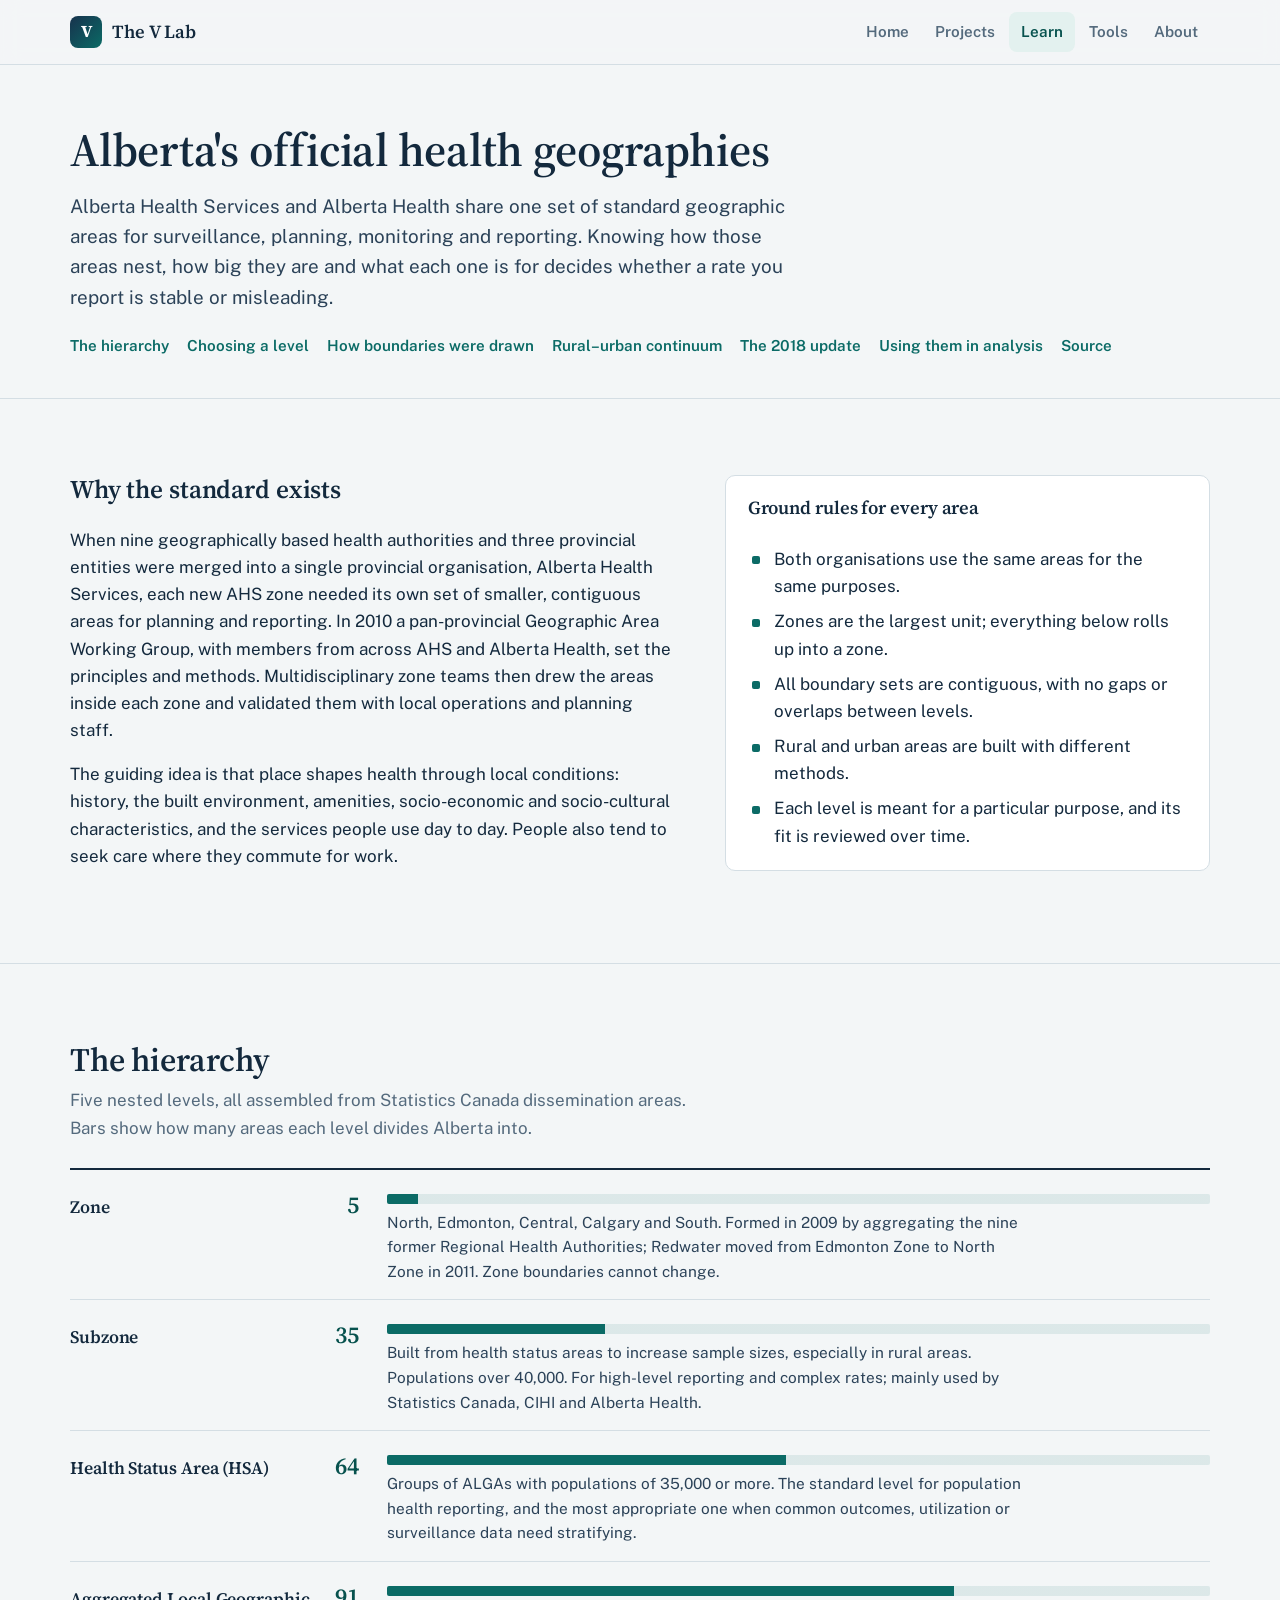
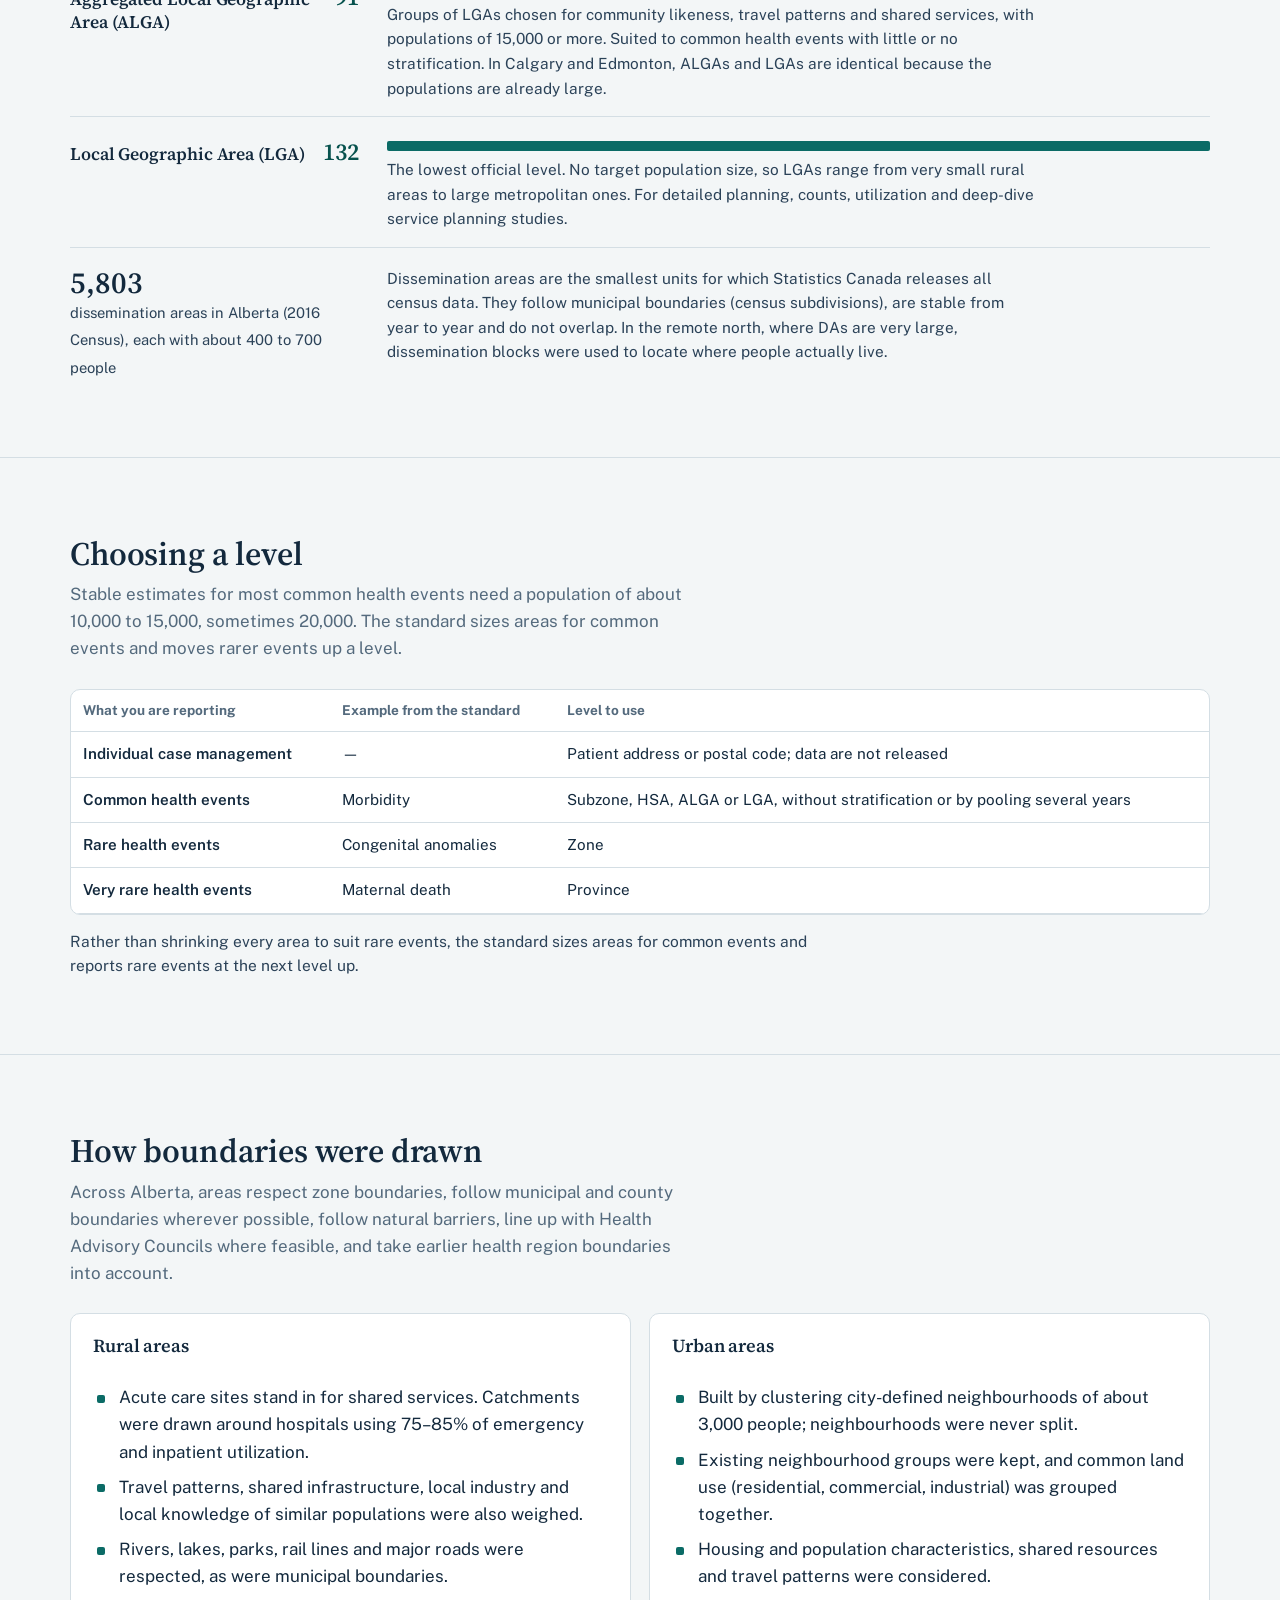
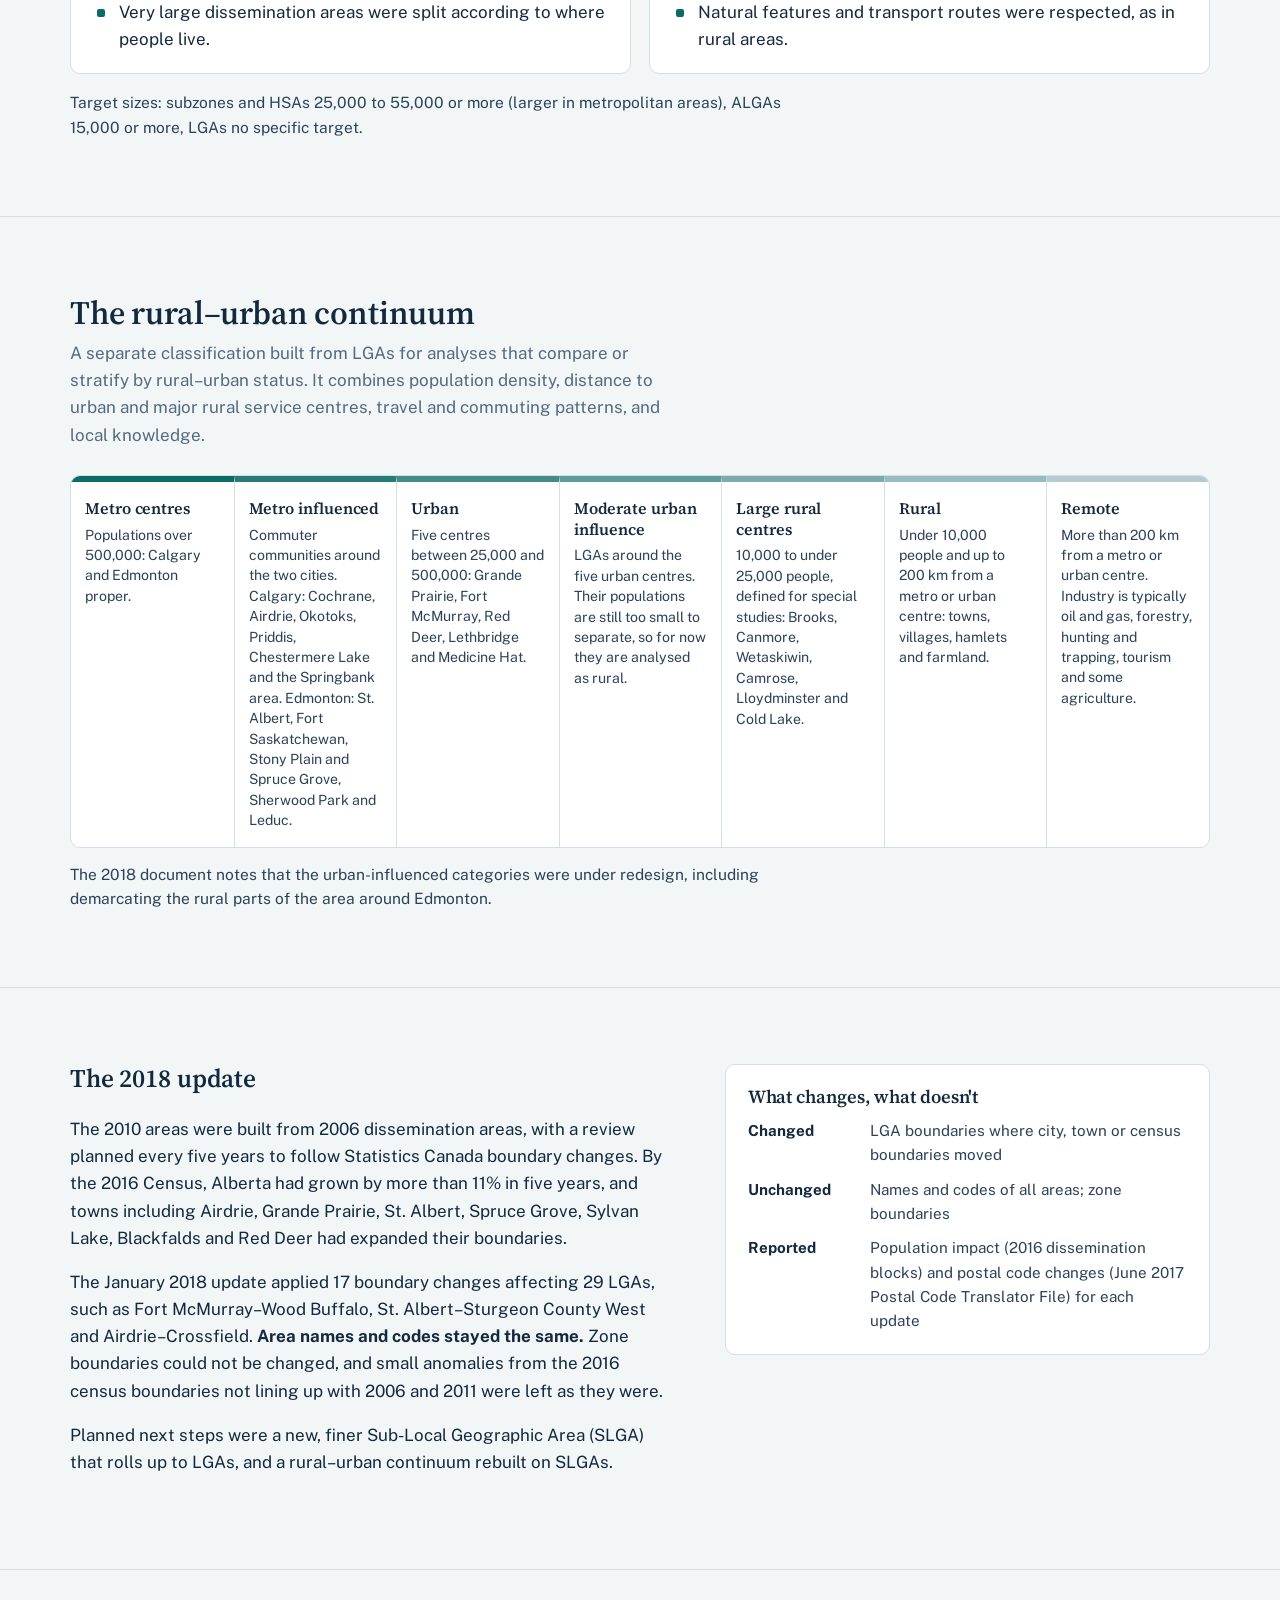
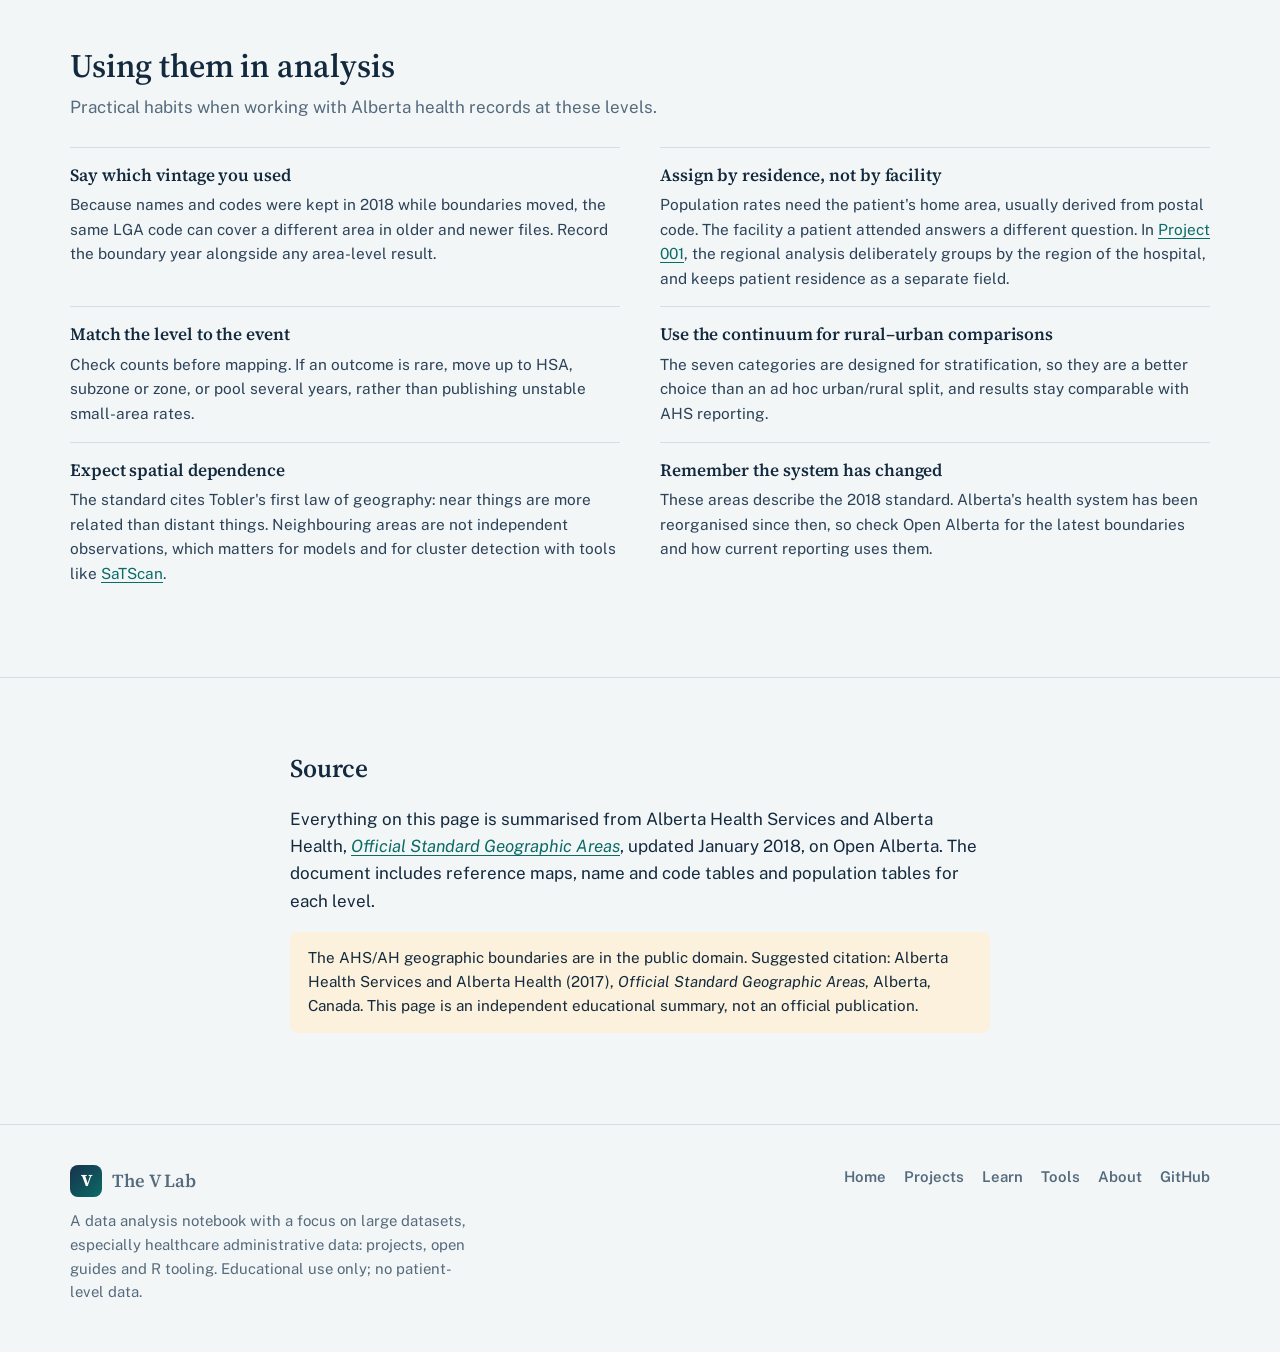
<file: geography.html>
<!doctype html>
<html lang="en">
<head>
<meta charset="utf-8">
<meta name="viewport" content="width=device-width, initial-scale=1">
<title>Alberta's official health geographies | The V Lab</title>
<meta name="description" content="A guide to the Alberta Health Services and Alberta Health official standard geographic areas: zones, subzones, health status areas, local geographic areas and the rural–urban continuum, and how to use them in health data analysis.">
<link rel="canonical" href="https://vthelab.com/geography.html">
<meta property="og:type" content="article">
<meta property="og:title" content="Alberta's official health geographies | The V Lab">
<meta property="og:description" content="A guide to the AHS/AH official standard geographic areas: zones, subzones, health status areas, local geographic areas and the rural–urban continuum.">
<meta property="og:url" content="https://vthelab.com/geography.html">
<meta property="og:image" content="https://vthelab.com/assets/og.png">
<meta property="og:site_name" content="The V Lab">
<meta property="og:image:width" content="1200">
<meta property="og:image:height" content="630">
<meta property="og:image:alt" content="The V Lab">
<meta name="twitter:card" content="summary_large_image">
<meta name="twitter:title" content="Alberta's official health geographies | The V Lab">
<meta name="twitter:description" content="A guide to the AHS/AH official standard geographic areas: zones, subzones, health status areas, local geographic areas and the rural–urban continuum.">
<meta name="twitter:image" content="https://vthelab.com/assets/og.png">
<meta name="theme-color" content="#13293d">
<link rel="icon" href="assets/favicon.svg" type="image/svg+xml">
<link rel="preconnect" href="https://fonts.googleapis.com">
<link rel="preconnect" href="https://fonts.gstatic.com" crossorigin>
<link rel="stylesheet" href="https://fonts.googleapis.com/css2?family=Public+Sans:wght@400;600;700&family=Source+Serif+4:opsz,wght@8..60,600;8..60,700&display=swap">
<link rel="stylesheet" href="assets/styles.css">
</head>
<body>
<a class="skip" href="#main">Skip to content</a>
<header class="site-header">
  <div class="wrap">
    <a class="vlab-brand" href="index.html" aria-label="The V Lab home">
      <span class="vlab-mark" aria-hidden="true">V</span>
      <span class="vlab-name">The V Lab</span>
    </a>
    <nav class="nav" aria-label="Main"><a href="index.html">Home</a><a href="projects.html">Projects</a><a href="learn.html" aria-current="page">Learn</a><a href="tools.html">Tools</a><a href="about.html">About</a></nav>
  </div>
</header>
<main id="main">

<div class="hero compact">
  <div class="wrap">
    <h1>Alberta's official health geographies</h1>
    <p class="lede">Alberta Health Services and Alberta Health share one set of standard geographic areas for surveillance, planning, monitoring and reporting. Knowing how those areas nest, how big they are and what each one is for decides whether a rate you report is stable or misleading.</p>
    <nav class="toc" aria-label="On this page"><a href="#hierarchy">The hierarchy</a><a href="#which-level">Choosing a level</a><a href="#boundaries">How boundaries were drawn</a><a href="#rural-urban">Rural–urban continuum</a><a href="#update">The 2018 update</a><a href="#in-practice">Using them in analysis</a><a href="#source">Source</a></nav>
  </div>
</div>

<section>
  <div class="wrap two-col">
    <div class="prose">
      <h2>Why the standard exists</h2>
      <p>When nine geographically based health authorities and three provincial entities were merged into a single provincial organisation, Alberta Health Services, each new AHS zone needed its own set of smaller, contiguous areas for planning and reporting. In 2010 a pan-provincial Geographic Area Working Group, with members from across AHS and Alberta Health, set the principles and methods. Multidisciplinary zone teams then drew the areas inside each zone and validated them with local operations and planning staff.</p>
      <p>The guiding idea is that place shapes health through local conditions: history, the built environment, amenities, socio-economic and socio-cultural characteristics, and the services people use day to day. People also tend to seek care where they commute for work.</p>
    </div>
    <div>
      <div class="card">
        <h3>Ground rules for every area</h3>
        <ul class="checklist">
          <li>Both organisations use the same areas for the same purposes.</li>
          <li>Zones are the largest unit; everything below rolls up into a zone.</li>
          <li>All boundary sets are contiguous, with no gaps or overlaps between levels.</li>
          <li>Rural and urban areas are built with different methods.</li>
          <li>Each level is meant for a particular purpose, and its fit is reviewed over time.</li>
        </ul>
      </div>
    </div>
  </div>
</section>

<section id="hierarchy">
  <div class="wrap">
    <div class="section-head"><div><h2>The hierarchy</h2><p>Five nested levels, all assembled from Statistics Canada dissemination areas. Bars show how many areas each level divides Alberta into.</p></div></div>
    <ol class="ladder">
      <li>
        <div class="ladder-name"><h3>Zone</h3><span class="n">5</span></div>
        <div class="bar" style="--w:3.8%"></div>
        <p>North, Edmonton, Central, Calgary and South. Formed in 2009 by aggregating the nine former Regional Health Authorities; Redwater moved from Edmonton Zone to North Zone in 2011. Zone boundaries cannot change.</p>
      </li>
      <li>
        <div class="ladder-name"><h3>Subzone</h3><span class="n">35</span></div>
        <div class="bar" style="--w:26.5%"></div>
        <p>Built from health status areas to increase sample sizes, especially in rural areas. Populations over 40,000. For high-level reporting and complex rates; mainly used by Statistics Canada, CIHI and Alberta Health.</p>
      </li>
      <li>
        <div class="ladder-name"><h3>Health Status Area (HSA)</h3><span class="n">64</span></div>
        <div class="bar" style="--w:48.5%"></div>
        <p>Groups of ALGAs with populations of 35,000 or more. The standard level for population health reporting, and the most appropriate one when common outcomes, utilization or surveillance data need stratifying.</p>
      </li>
      <li>
        <div class="ladder-name"><h3>Aggregated Local Geographic Area (ALGA)</h3><span class="n">91</span></div>
        <div class="bar" style="--w:68.9%"></div>
        <p>Groups of LGAs chosen for community likeness, travel patterns and shared services, with populations of 15,000 or more. Suited to common health events with little or no stratification. In Calgary and Edmonton, ALGAs and LGAs are identical because the populations are already large.</p>
      </li>
      <li>
        <div class="ladder-name"><h3>Local Geographic Area (LGA)</h3><span class="n">132</span></div>
        <div class="bar" style="--w:100%"></div>
        <p>The lowest official level. No target population size, so LGAs range from very small rural areas to large metropolitan ones. For detailed planning, counts, utilization and deep-dive service planning studies.</p>
      </li>
    </ol>
    <div class="blocks">
      <div><b>5,803</b><span>dissemination areas in Alberta (2016 Census), each with about 400 to 700 people</span></div>
      <p>Dissemination areas are the smallest units for which Statistics Canada releases all census data. They follow municipal boundaries (census subdivisions), are stable from year to year and do not overlap. In the remote north, where DAs are very large, dissemination blocks were used to locate where people actually live.</p>
    </div>
  </div>
</section>

<section id="which-level">
  <div class="wrap">
    <div class="section-head"><div><h2>Choosing a level</h2><p>Stable estimates for most common health events need a population of about 10,000 to 15,000, sometimes 20,000. The standard sizes areas for common events and moves rarer events up a level.</p></div></div>
    <div class="table-scroll">
      <table class="fn-table level-table">
        <thead><tr><th scope="col">What you are reporting</th><th scope="col">Example from the standard</th><th scope="col">Level to use</th></tr></thead>
        <tbody>
          <tr><td>Individual case management</td><td>—</td><td>Patient address or postal code; data are not released</td></tr>
          <tr><td>Common health events</td><td>Morbidity</td><td>Subzone, HSA, ALGA or LGA, without stratification or by pooling several years</td></tr>
          <tr><td>Rare health events</td><td>Congenital anomalies</td><td>Zone</td></tr>
          <tr><td>Very rare health events</td><td>Maternal death</td><td>Province</td></tr>
        </tbody>
      </table>
    </div>
    <p class="p-note">Rather than shrinking every area to suit rare events, the standard sizes areas for common events and reports rare events at the next level up.</p>
  </div>
</section>

<section id="boundaries">
  <div class="wrap">
    <div class="section-head"><div><h2>How boundaries were drawn</h2><p>Across Alberta, areas respect zone boundaries, follow municipal and county boundaries wherever possible, follow natural barriers, line up with Health Advisory Councils where feasible, and take earlier health region boundaries into account.</p></div></div>
    <div class="grid grid-2">
      <div class="card">
        <h3>Rural areas</h3>
        <ul class="checklist">
          <li>Acute care sites stand in for shared services. Catchments were drawn around hospitals using 75–85% of emergency and inpatient utilization.</li>
          <li>Travel patterns, shared infrastructure, local industry and local knowledge of similar populations were also weighed.</li>
          <li>Rivers, lakes, parks, rail lines and major roads were respected, as were municipal boundaries.</li>
          <li>Very large dissemination areas were split according to where people live.</li>
        </ul>
      </div>
      <div class="card">
        <h3>Urban areas</h3>
        <ul class="checklist">
          <li>Built by clustering city-defined neighbourhoods of about 3,000 people; neighbourhoods were never split.</li>
          <li>Existing neighbourhood groups were kept, and common land use (residential, commercial, industrial) was grouped together.</li>
          <li>Housing and population characteristics, shared resources and travel patterns were considered.</li>
          <li>Natural features and transport routes were respected, as in rural areas.</li>
        </ul>
      </div>
    </div>
    <p class="p-note" style="margin-top:16px">Target sizes: subzones and HSAs 25,000 to 55,000 or more (larger in metropolitan areas), ALGAs 15,000 or more, LGAs no specific target.</p>
  </div>
</section>

<section id="rural-urban">
  <div class="wrap">
    <div class="section-head"><div><h2>The rural–urban continuum</h2><p>A separate classification built from LGAs for analyses that compare or stratify by rural–urban status. It combines population density, distance to urban and major rural service centres, travel and commuting patterns, and local knowledge.</p></div></div>
    <ol class="continuum">
      <li><h3>Metro centres</h3><p>Populations over 500,000: Calgary and Edmonton proper.</p></li>
      <li><h3>Metro influenced</h3><p>Commuter communities around the two cities. Calgary: Cochrane, Airdrie, Okotoks, Priddis, Chestermere Lake and the Springbank area. Edmonton: St. Albert, Fort Saskatchewan, Stony Plain and Spruce Grove, Sherwood Park and Leduc.</p></li>
      <li><h3>Urban</h3><p>Five centres between 25,000 and 500,000: Grande Prairie, Fort McMurray, Red Deer, Lethbridge and Medicine Hat.</p></li>
      <li><h3>Moderate urban influence</h3><p>LGAs around the five urban centres. Their populations are still too small to separate, so for now they are analysed as rural.</p></li>
      <li><h3>Large rural centres</h3><p>10,000 to under 25,000 people, defined for special studies: Brooks, Canmore, Wetaskiwin, Camrose, Lloydminster and Cold Lake.</p></li>
      <li><h3>Rural</h3><p>Under 10,000 people and up to 200 km from a metro or urban centre: towns, villages, hamlets and farmland.</p></li>
      <li><h3>Remote</h3><p>More than 200 km from a metro or urban centre. Industry is typically oil and gas, forestry, hunting and trapping, tourism and some agriculture.</p></li>
    </ol>
    <p class="p-note">The 2018 document notes that the urban-influenced categories were under redesign, including demarcating the rural parts of the area around Edmonton.</p>
  </div>
</section>

<section id="update">
  <div class="wrap two-col">
    <div class="prose">
      <h2>The 2018 update</h2>
      <p>The 2010 areas were built from 2006 dissemination areas, with a review planned every five years to follow Statistics Canada boundary changes. By the 2016 Census, Alberta had grown by more than 11% in five years, and towns including Airdrie, Grande Prairie, St. Albert, Spruce Grove, Sylvan Lake, Blackfalds and Red Deer had expanded their boundaries.</p>
      <p>The January 2018 update applied 17 boundary changes affecting 29 LGAs, such as Fort McMurray–Wood Buffalo, St. Albert–Sturgeon County West and Airdrie–Crossfield. <b>Area names and codes stayed the same.</b> Zone boundaries could not be changed, and small anomalies from the 2016 census boundaries not lining up with 2006 and 2011 were left as they were.</p>
      <p>Planned next steps were a new, finer Sub-Local Geographic Area (SLGA) that rolls up to LGAs, and a rural–urban continuum rebuilt on SLGAs.</p>
    </div>
    <div>
      <div class="card">
        <h3>What changes, what doesn't</h3>
        <dl class="kit" style="grid-template-columns: 7em 1fr">
          <dt>Changed</dt><dd>LGA boundaries where city, town or census boundaries moved</dd>
          <dt>Unchanged</dt><dd>Names and codes of all areas; zone boundaries</dd>
          <dt>Reported</dt><dd>Population impact (2016 dissemination blocks) and postal code changes (June 2017 Postal Code Translator File) for each update</dd>
        </dl>
      </div>
    </div>
  </div>
</section>

<section id="in-practice">
  <div class="wrap">
    <div class="section-head"><div><h2>Using them in analysis</h2><p>Practical habits when working with Alberta health records at these levels.</p></div></div>
    <ul class="pitfalls">
      <li><h3>Say which vintage you used</h3><p>Because names and codes were kept in 2018 while boundaries moved, the same LGA code can cover a different area in older and newer files. Record the boundary year alongside any area-level result.</p></li>
      <li><h3>Assign by residence, not by facility</h3><p>Population rates need the patient's home area, usually derived from postal code. The facility a patient attended answers a different question. In <a href="projects.html#project-001">Project 001</a>, the regional analysis deliberately groups by the region of the hospital, and keeps patient residence as a separate field.</p></li>
      <li><h3>Match the level to the event</h3><p>Check counts before mapping. If an outcome is rare, move up to HSA, subzone or zone, or pool several years, rather than publishing unstable small-area rates.</p></li>
      <li><h3>Use the continuum for rural–urban comparisons</h3><p>The seven categories are designed for stratification, so they are a better choice than an ad hoc urban/rural split, and results stay comparable with AHS reporting.</p></li>
      <li><h3>Expect spatial dependence</h3><p>The standard cites Tobler's first law of geography: near things are more related than distant things. Neighbouring areas are not independent observations, which matters for models and for cluster detection with tools like <a href="satscan.html">SaTScan</a>.</p></li>
      <li><h3>Remember the system has changed</h3><p>These areas describe the 2018 standard. Alberta's health system has been reorganised since then, so check Open Alberta for the latest boundaries and how current reporting uses them.</p></li>
    </ul>
  </div>
</section>

<section id="source">
  <div class="wrap prose">
    <h2>Source</h2>
    <p>Everything on this page is summarised from Alberta Health Services and Alberta Health, <a href="https://open.alberta.ca/dataset/official-standard-geographic-areas"><em>Official Standard Geographic Areas</em></a>, updated January 2018, on Open Alberta. The document includes reference maps, name and code tables and population tables for each level.</p>
    <p class="note">The AHS/AH geographic boundaries are in the public domain. Suggested citation: Alberta Health Services and Alberta Health (2017), <em>Official Standard Geographic Areas</em>, Alberta, Canada. This page is an independent educational summary, not an official publication.</p>
  </div>
</section>

</main>
<footer class="site-footer">
  <div class="wrap">
    <div>
      <a class="vlab-brand" href="index.html" aria-label="The V Lab home"><span class="vlab-mark" aria-hidden="true">V</span><span class="vlab-name">The V Lab</span></a>
      <p style="margin:12px 0 0;max-width:46ch">A data analysis notebook with a focus on large datasets, especially healthcare administrative data: projects, open guides and R tooling. Educational use only; no patient-level data.</p>
    </div>
    <nav aria-label="Footer"><a href="index.html">Home</a><a href="projects.html">Projects</a><a href="learn.html" aria-current="page">Learn</a><a href="tools.html">Tools</a><a href="about.html">About</a><a href="https://github.com/The-V-Lab">GitHub</a></nav>
  </div>
</footer>
</body>
</html>
</file>
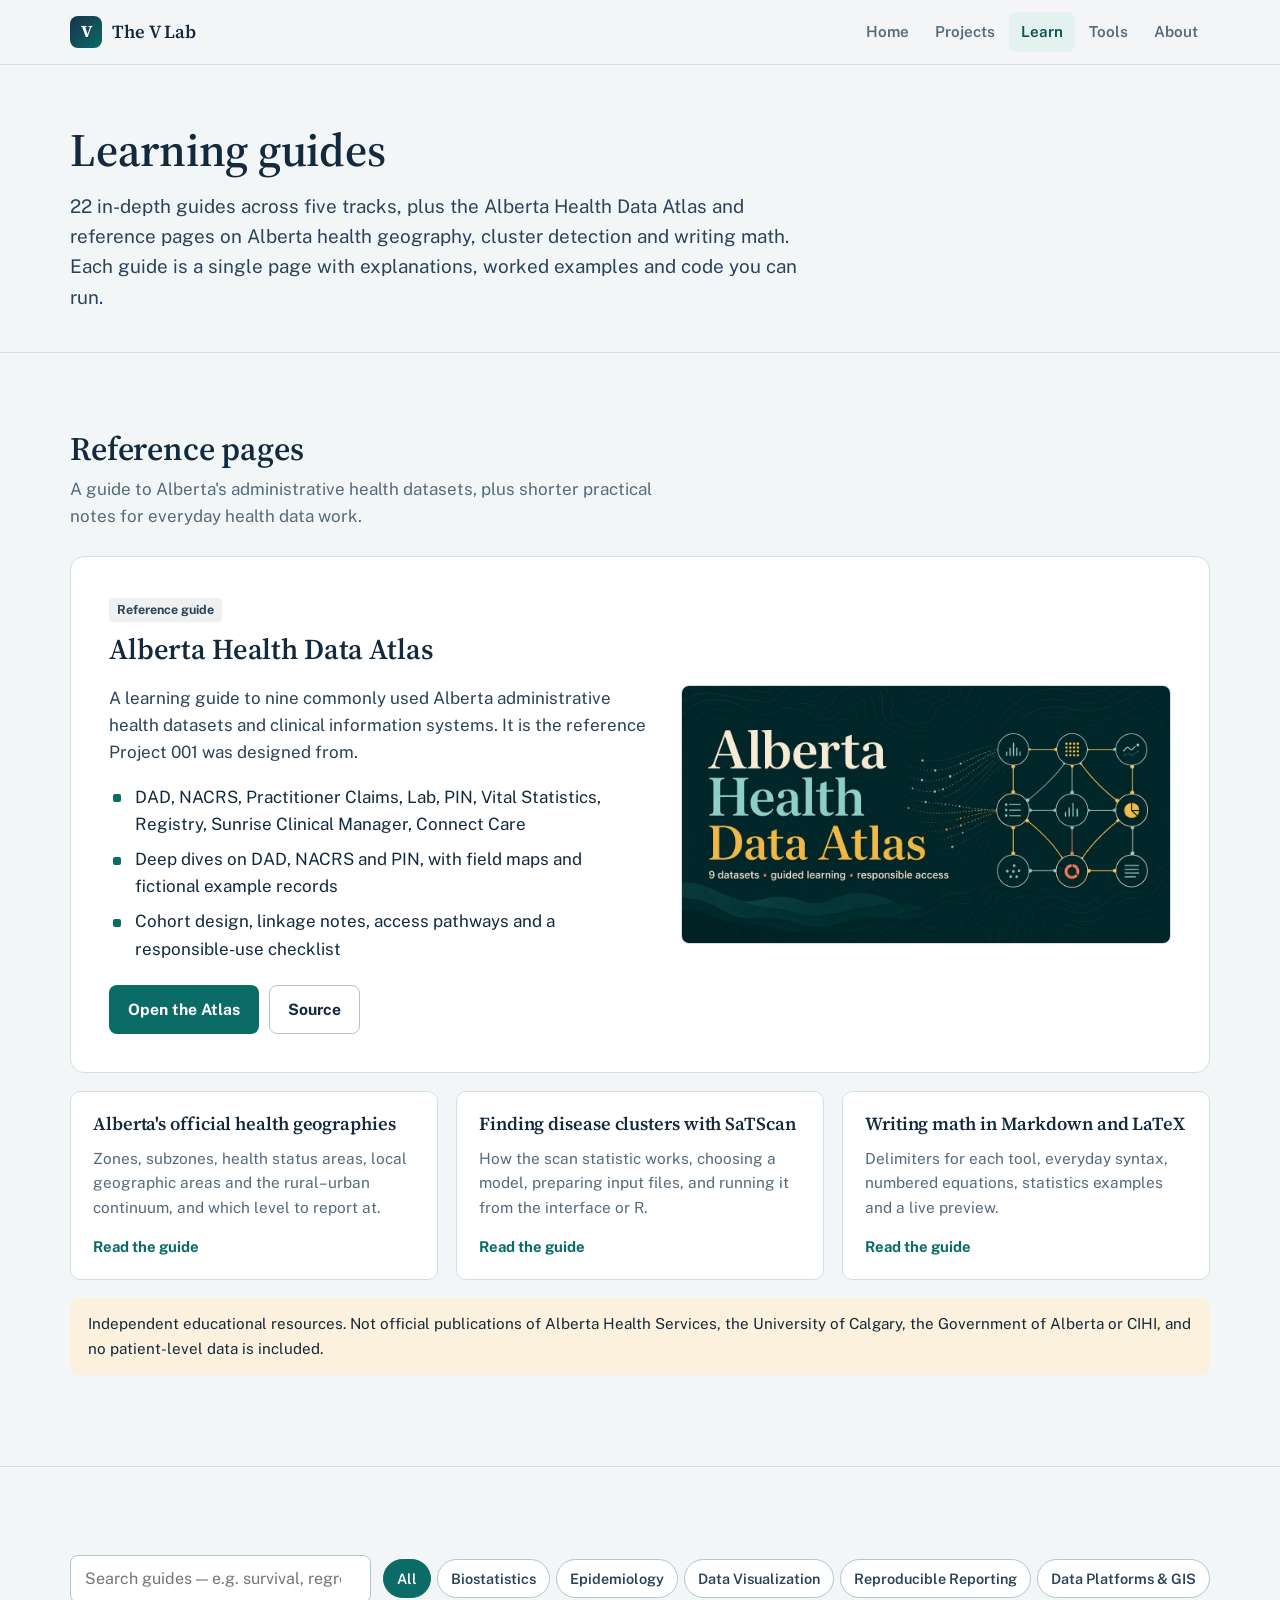
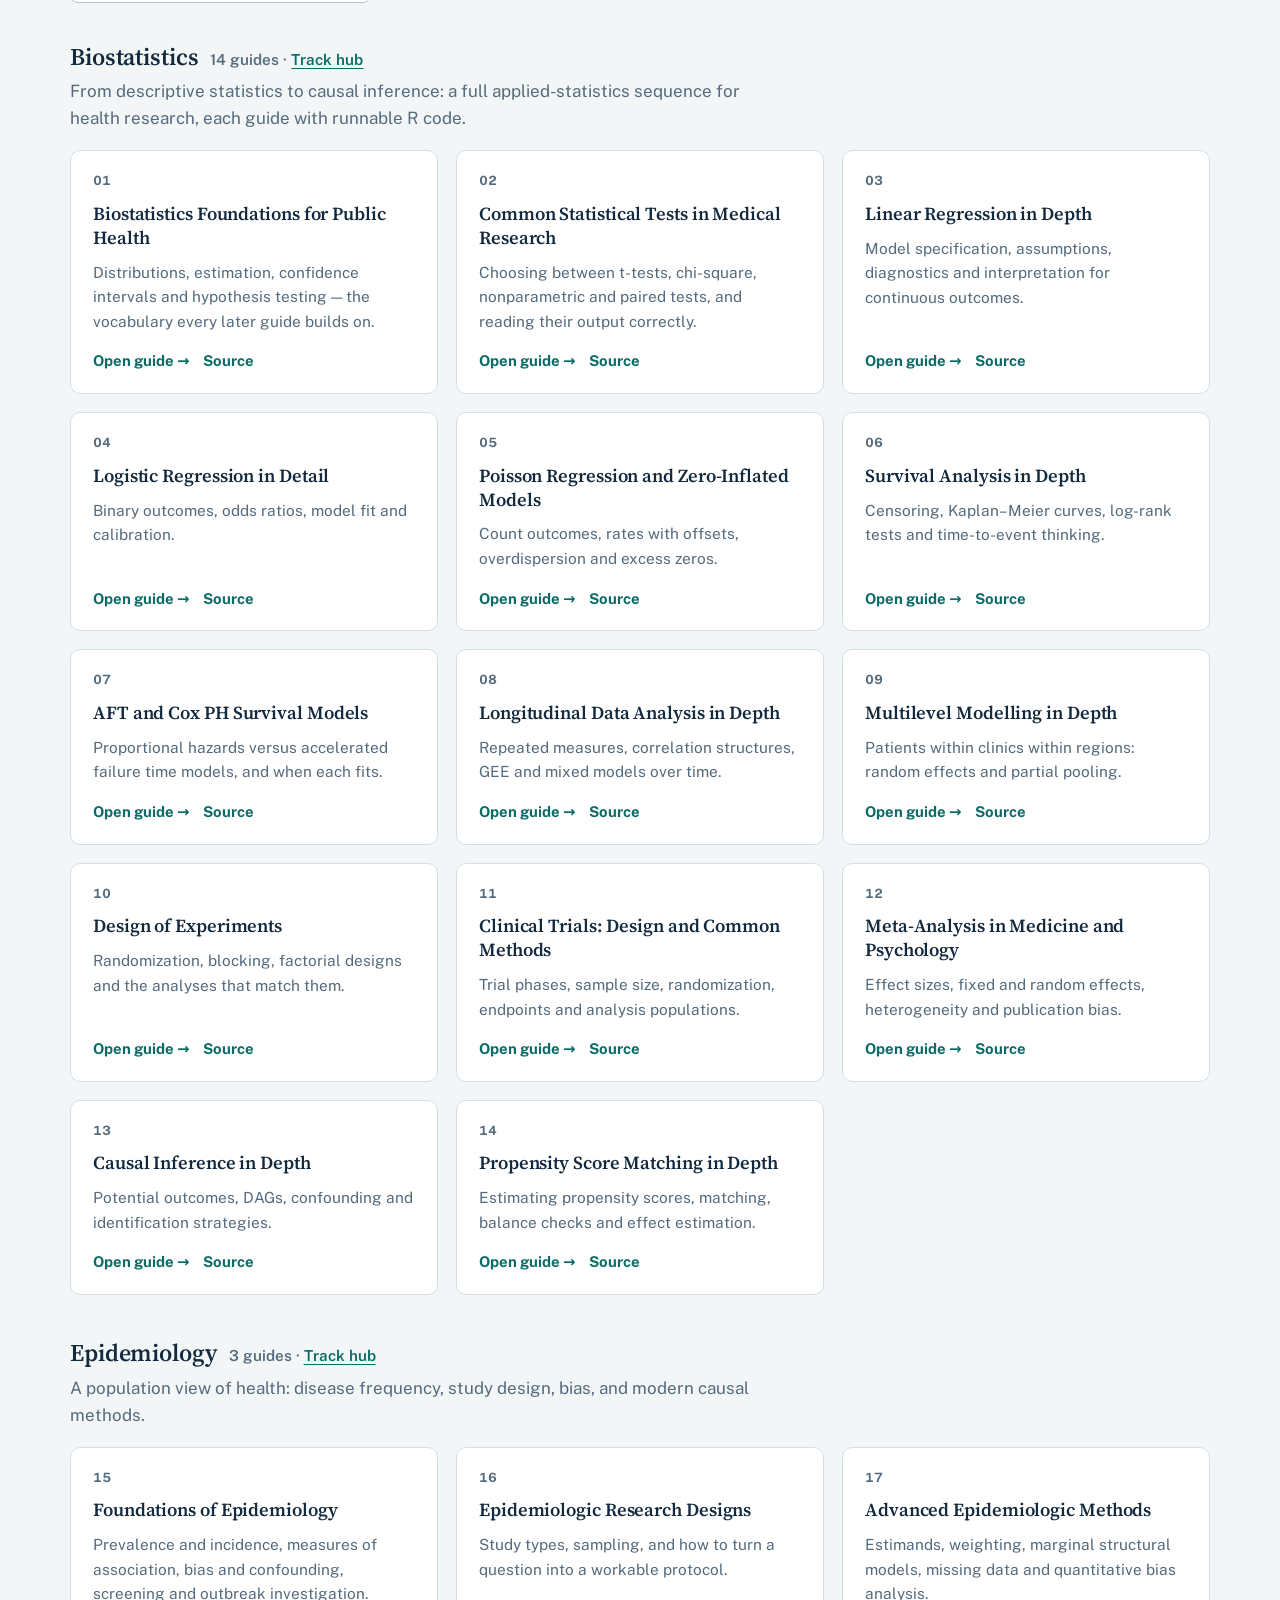
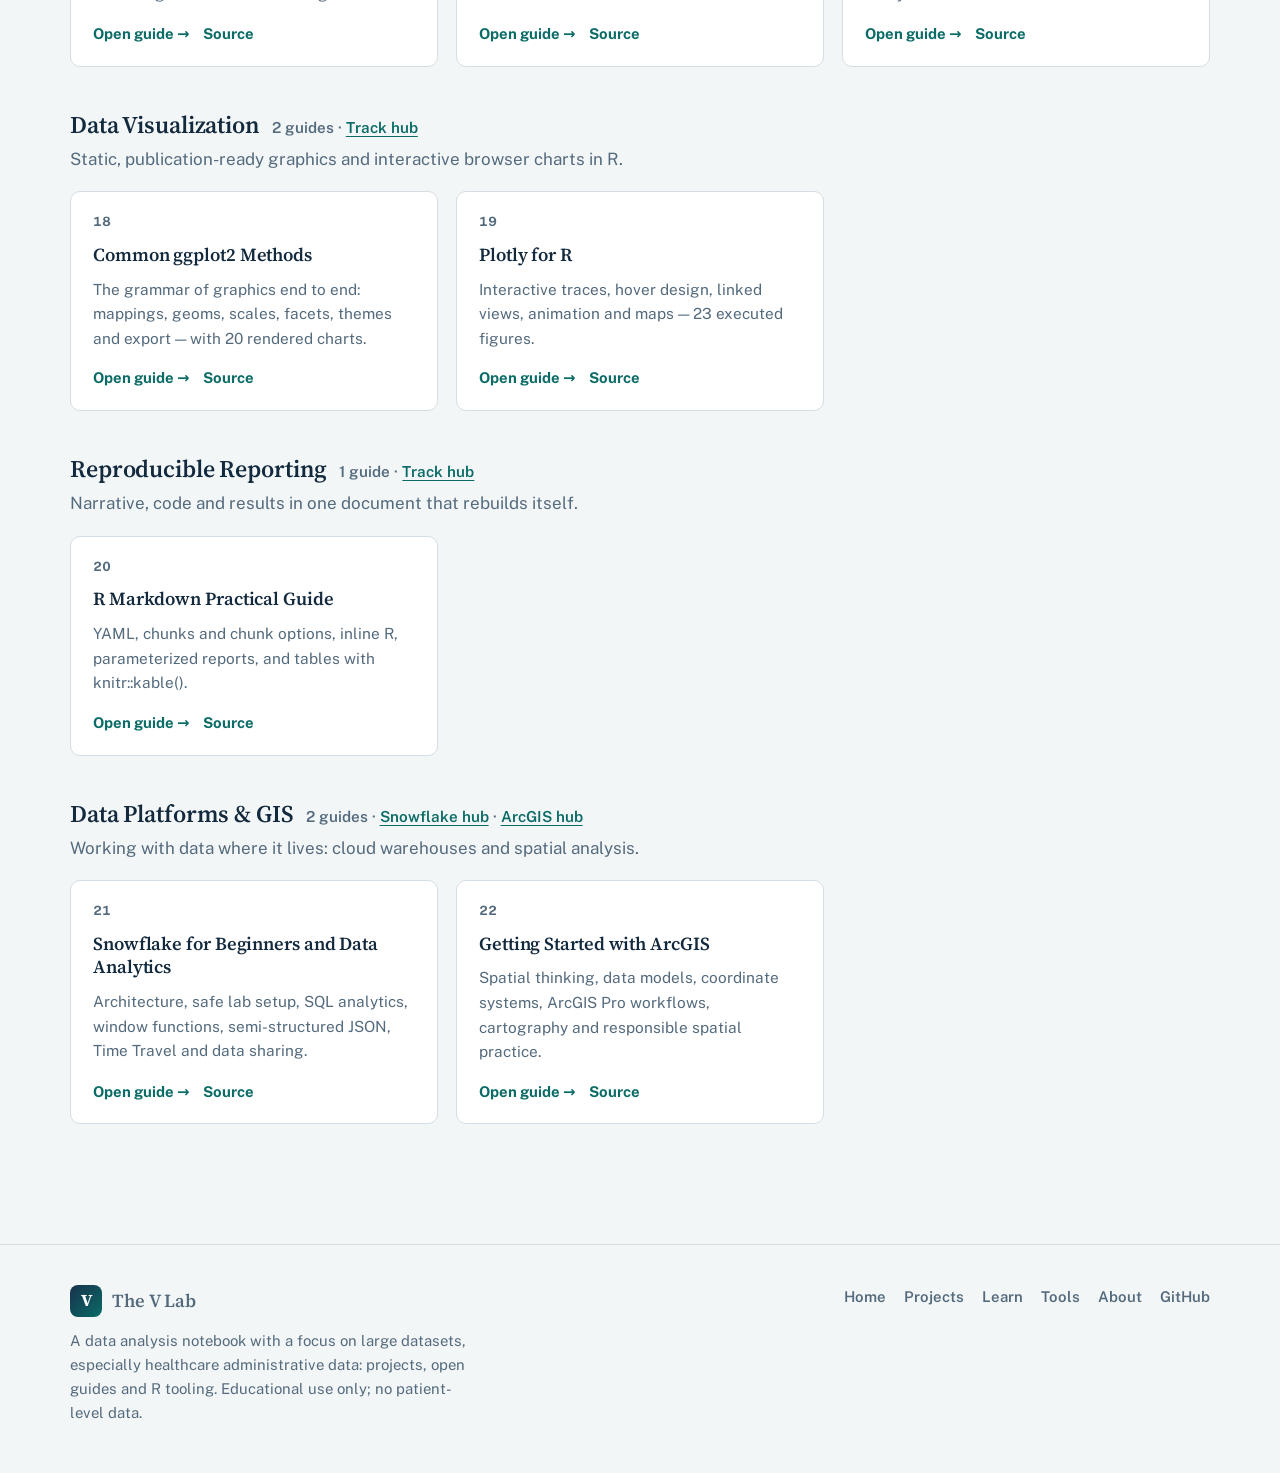
<file: learn.html>
<!doctype html>
<html lang="en">
<head>
<meta charset="utf-8">
<meta name="viewport" content="width=device-width, initial-scale=1">
<title>Learn | The V Lab</title>
<meta name="description" content="22 in-depth guides to biostatistics, epidemiology, data visualization, reproducible reporting, Snowflake and ArcGIS, plus the Alberta Health Data Atlas.">
<link rel="canonical" href="https://vthelab.com/learn.html">
<meta property="og:type" content="website">
<meta property="og:title" content="Learn | The V Lab">
<meta property="og:description" content="22 in-depth guides to biostatistics, epidemiology, data visualization, reproducible reporting, Snowflake and ArcGIS, plus the Alberta Health Data Atlas.">
<meta property="og:url" content="https://vthelab.com/learn.html">
<meta property="og:image" content="https://vthelab.com/assets/og.png">
<meta property="og:site_name" content="The V Lab">
<meta property="og:image:width" content="1200">
<meta property="og:image:height" content="630">
<meta property="og:image:alt" content="The V Lab">
<meta name="twitter:card" content="summary_large_image">
<meta name="twitter:title" content="Learn | The V Lab">
<meta name="twitter:description" content="22 in-depth guides to biostatistics, epidemiology, data visualization, reproducible reporting, Snowflake and ArcGIS, plus the Alberta Health Data Atlas.">
<meta name="twitter:image" content="https://vthelab.com/assets/og.png">
<meta name="theme-color" content="#13293d">
<link rel="icon" href="assets/favicon.svg" type="image/svg+xml">
<link rel="preconnect" href="https://fonts.googleapis.com">
<link rel="preconnect" href="https://fonts.gstatic.com" crossorigin>
<link rel="stylesheet" href="https://fonts.googleapis.com/css2?family=Public+Sans:wght@400;600;700&family=Source+Serif+4:opsz,wght@8..60,600;8..60,700&display=swap">
<link rel="stylesheet" href="assets/styles.css">
</head>
<body>
<a class="skip" href="#main">Skip to content</a>
<header class="site-header">
  <div class="wrap">
    <a class="vlab-brand" href="index.html" aria-label="The V Lab home">
      <span class="vlab-mark" aria-hidden="true">V</span>
      <span class="vlab-name">The V Lab</span>
    </a>
    <nav class="nav" aria-label="Main"><a href="index.html">Home</a><a href="projects.html">Projects</a><a href="learn.html" aria-current="page">Learn</a><a href="tools.html">Tools</a><a href="about.html">About</a></nav>
  </div>
</header>
<main id="main">

<div class="hero compact">
  <div class="wrap">
    <h1>Learning guides</h1>
    <p class="lede">22 in-depth guides across five tracks, plus the Alberta Health Data Atlas and reference pages on Alberta health geography, cluster detection and writing math. Each guide is a single page with explanations, worked examples and code you can run.</p>
  </div>
</div>
<section class="refs-section">
  <div class="wrap">
    <div class="section-head"><div><h2>Reference pages</h2><p>A guide to Alberta's administrative health datasets, plus shorter practical notes for everyday health data work.</p></div></div>
    <div class="feature atlas-feature">
      <div>
        <span class="tag">Reference guide</span>
        <h3>Alberta Health Data Atlas</h3>
        <p>A learning guide to nine commonly used Alberta administrative health datasets and clinical information systems. It is the reference Project 001 was designed from.</p>
        <ul class="checklist">
          <li>DAD, NACRS, Practitioner Claims, Lab, PIN, Vital Statistics, Registry, Sunrise Clinical Manager, Connect Care</li>
          <li>Deep dives on DAD, NACRS and PIN, with field maps and fictional example records</li>
          <li>Cohort design, linkage notes, access pathways and a responsible-use checklist</li>
        </ul>
        <div class="hero-actions" style="margin-top:22px">
          <a class="btn btn-primary" href="atlas.html">Open the Atlas</a>
          <a class="btn btn-outline" href="https://github.com/The-V-Lab/HealthcareData_Knowledge">Source</a>
        </div>
      </div>
      <img src="assets/atlas.jpg" alt="Preview of the Alberta Health Data Atlas" loading="lazy" width="1200" height="630">
    </div>
    <div class="grid grid-3">
      <a class="card card-link" href="geography.html"><h3>Alberta's official health geographies</h3><p>Zones, subzones, health status areas, local geographic areas and the rural–urban continuum, and which level to report at.</p><span class="go">Read the guide</span></a>
      <a class="card card-link" href="satscan.html"><h3>Finding disease clusters with SaTScan</h3><p>How the scan statistic works, choosing a model, preparing input files, and running it from the interface or R.</p><span class="go">Read the guide</span></a>
      <a class="card card-link" href="math.html"><h3>Writing math in Markdown and LaTeX</h3><p>Delimiters for each tool, everyday syntax, numbered equations, statistics examples and a live preview.</p><span class="go">Read the guide</span></a>
    </div>
    <p class="note" style="margin-top:18px">Independent educational resources. Not official publications of Alberta Health Services, the University of Calgary, the Government of Alberta or CIHI, and no patient-level data is included.</p>
  </div>
</section>
<section>
  <div class="wrap">
    <div class="toolbar">
      <label class="visually-hidden" for="q" style="position:absolute;left:-9999px">Search guides</label>
      <input class="search" id="q" type="search" placeholder="Search guides — e.g. survival, regression, SQL" autocomplete="off">
      <div class="chips" role="group" aria-label="Filter by track"><button class="chip" type="button" data-track="all" aria-pressed="true">All</button><button class="chip" type="button" data-track="biostatistics" aria-pressed="false">Biostatistics</button><button class="chip" type="button" data-track="epidemiology" aria-pressed="false">Epidemiology</button><button class="chip" type="button" data-track="visualization" aria-pressed="false">Data Visualization</button><button class="chip" type="button" data-track="reporting" aria-pressed="false">Reproducible Reporting</button><button class="chip" type="button" data-track="platforms" aria-pressed="false">Data Platforms &amp; GIS</button></div>
    </div>
    
    <div class="track" id="biostatistics" data-track="biostatistics">
      <div class="track-head"><h2>Biostatistics</h2><span class="count">14 guides · <a href="https://the-v-lab.github.io/Statistics_Study/">Track hub</a></span></div>
      <p>From descriptive statistics to causal inference: a full applied-statistics sequence for health research, each guide with runnable R code.</p>
      <div class="grid grid-3">
        <article class="card course" data-search="biostatistics foundations for public health distributions, estimation, confidence intervals and hypothesis testing — the vocabulary every later guide builds on. biostatistics">
          <div class="tags"><span class="course-num">01</span></div>
          <h3>Biostatistics Foundations for Public Health</h3>
          <p>Distributions, estimation, confidence intervals and hypothesis testing — the vocabulary every later guide builds on.</p>
          <div class="links"><a href="https://the-v-lab.github.io/Statistics_Study/biostatistics_foundations.html">Open guide →</a><a href="https://github.com/The-V-Lab/Statistics_Study">Source</a></div>
        </article>
        <article class="card course" data-search="common statistical tests in medical research choosing between t-tests, chi-square, nonparametric and paired tests, and reading their output correctly. biostatistics">
          <div class="tags"><span class="course-num">02</span></div>
          <h3>Common Statistical Tests in Medical Research</h3>
          <p>Choosing between t-tests, chi-square, nonparametric and paired tests, and reading their output correctly.</p>
          <div class="links"><a href="https://the-v-lab.github.io/Statistics_Study/medical_statistical_tests_en.html">Open guide →</a><a href="https://github.com/The-V-Lab/Statistics_Study">Source</a></div>
        </article>
        <article class="card course" data-search="linear regression in depth model specification, assumptions, diagnostics and interpretation for continuous outcomes. biostatistics">
          <div class="tags"><span class="course-num">03</span></div>
          <h3>Linear Regression in Depth</h3>
          <p>Model specification, assumptions, diagnostics and interpretation for continuous outcomes.</p>
          <div class="links"><a href="https://the-v-lab.github.io/Statistics_Study/linear_regression_en.html">Open guide →</a><a href="https://github.com/The-V-Lab/Statistics_Study">Source</a></div>
        </article>
        <article class="card course" data-search="logistic regression in detail binary outcomes, odds ratios, model fit and calibration. biostatistics">
          <div class="tags"><span class="course-num">04</span></div>
          <h3>Logistic Regression in Detail</h3>
          <p>Binary outcomes, odds ratios, model fit and calibration.</p>
          <div class="links"><a href="https://the-v-lab.github.io/Statistics_Study/logistic_regression_en.html">Open guide →</a><a href="https://github.com/The-V-Lab/Statistics_Study">Source</a></div>
        </article>
        <article class="card course" data-search="poisson regression and zero-inflated models count outcomes, rates with offsets, overdispersion and excess zeros. biostatistics">
          <div class="tags"><span class="course-num">05</span></div>
          <h3>Poisson Regression and Zero-Inflated Models</h3>
          <p>Count outcomes, rates with offsets, overdispersion and excess zeros.</p>
          <div class="links"><a href="https://the-v-lab.github.io/Statistics_Study/poisson_zero_inflated_models_en.html">Open guide →</a><a href="https://github.com/The-V-Lab/Statistics_Study">Source</a></div>
        </article>
        <article class="card course" data-search="survival analysis in depth censoring, kaplan–meier curves, log-rank tests and time-to-event thinking. biostatistics">
          <div class="tags"><span class="course-num">06</span></div>
          <h3>Survival Analysis in Depth</h3>
          <p>Censoring, Kaplan–Meier curves, log-rank tests and time-to-event thinking.</p>
          <div class="links"><a href="https://the-v-lab.github.io/Statistics_Study/survival_analysis_en.html">Open guide →</a><a href="https://github.com/The-V-Lab/Statistics_Study">Source</a></div>
        </article>
        <article class="card course" data-search="aft and cox ph survival models proportional hazards versus accelerated failure time models, and when each fits. biostatistics">
          <div class="tags"><span class="course-num">07</span></div>
          <h3>AFT and Cox PH Survival Models</h3>
          <p>Proportional hazards versus accelerated failure time models, and when each fits.</p>
          <div class="links"><a href="https://the-v-lab.github.io/Statistics_Study/aft_cox_models_en.html">Open guide →</a><a href="https://github.com/The-V-Lab/Statistics_Study">Source</a></div>
        </article>
        <article class="card course" data-search="longitudinal data analysis in depth repeated measures, correlation structures, gee and mixed models over time. biostatistics">
          <div class="tags"><span class="course-num">08</span></div>
          <h3>Longitudinal Data Analysis in Depth</h3>
          <p>Repeated measures, correlation structures, GEE and mixed models over time.</p>
          <div class="links"><a href="https://the-v-lab.github.io/Statistics_Study/longitudinal_data_analysis_en.html">Open guide →</a><a href="https://github.com/The-V-Lab/Statistics_Study">Source</a></div>
        </article>
        <article class="card course" data-search="multilevel modelling in depth patients within clinics within regions: random effects and partial pooling. biostatistics">
          <div class="tags"><span class="course-num">09</span></div>
          <h3>Multilevel Modelling in Depth</h3>
          <p>Patients within clinics within regions: random effects and partial pooling.</p>
          <div class="links"><a href="https://the-v-lab.github.io/Statistics_Study/multilevel_modelling_en.html">Open guide →</a><a href="https://github.com/The-V-Lab/Statistics_Study">Source</a></div>
        </article>
        <article class="card course" data-search="design of experiments randomization, blocking, factorial designs and the analyses that match them. biostatistics">
          <div class="tags"><span class="course-num">10</span></div>
          <h3>Design of Experiments</h3>
          <p>Randomization, blocking, factorial designs and the analyses that match them.</p>
          <div class="links"><a href="https://the-v-lab.github.io/Statistics_Study/design_of_experiments_en.html">Open guide →</a><a href="https://github.com/The-V-Lab/Statistics_Study">Source</a></div>
        </article>
        <article class="card course" data-search="clinical trials: design and common methods trial phases, sample size, randomization, endpoints and analysis populations. biostatistics">
          <div class="tags"><span class="course-num">11</span></div>
          <h3>Clinical Trials: Design and Common Methods</h3>
          <p>Trial phases, sample size, randomization, endpoints and analysis populations.</p>
          <div class="links"><a href="https://the-v-lab.github.io/Statistics_Study/clinical_trials_en.html">Open guide →</a><a href="https://github.com/The-V-Lab/Statistics_Study">Source</a></div>
        </article>
        <article class="card course" data-search="meta-analysis in medicine and psychology effect sizes, fixed and random effects, heterogeneity and publication bias. biostatistics">
          <div class="tags"><span class="course-num">12</span></div>
          <h3>Meta-Analysis in Medicine and Psychology</h3>
          <p>Effect sizes, fixed and random effects, heterogeneity and publication bias.</p>
          <div class="links"><a href="https://the-v-lab.github.io/Statistics_Study/meta_analysis_en.html">Open guide →</a><a href="https://github.com/The-V-Lab/Statistics_Study">Source</a></div>
        </article>
        <article class="card course" data-search="causal inference in depth potential outcomes, dags, confounding and identification strategies. biostatistics">
          <div class="tags"><span class="course-num">13</span></div>
          <h3>Causal Inference in Depth</h3>
          <p>Potential outcomes, DAGs, confounding and identification strategies.</p>
          <div class="links"><a href="https://the-v-lab.github.io/Statistics_Study/causal_inference_en.html">Open guide →</a><a href="https://github.com/The-V-Lab/Statistics_Study">Source</a></div>
        </article>
        <article class="card course" data-search="propensity score matching in depth estimating propensity scores, matching, balance checks and effect estimation. biostatistics">
          <div class="tags"><span class="course-num">14</span></div>
          <h3>Propensity Score Matching in Depth</h3>
          <p>Estimating propensity scores, matching, balance checks and effect estimation.</p>
          <div class="links"><a href="https://the-v-lab.github.io/Statistics_Study/propensity_score_matching_en.html">Open guide →</a><a href="https://github.com/The-V-Lab/Statistics_Study">Source</a></div>
        </article>
      </div>
    </div>
    <div class="track" id="epidemiology" data-track="epidemiology">
      <div class="track-head"><h2>Epidemiology</h2><span class="count">3 guides · <a href="https://the-v-lab.github.io/Epidemiology_Study/">Track hub</a></span></div>
      <p>A population view of health: disease frequency, study design, bias, and modern causal methods.</p>
      <div class="grid grid-3">
        <article class="card course" data-search="foundations of epidemiology prevalence and incidence, measures of association, bias and confounding, screening and outbreak investigation. epidemiology">
          <div class="tags"><span class="course-num">15</span></div>
          <h3>Foundations of Epidemiology</h3>
          <p>Prevalence and incidence, measures of association, bias and confounding, screening and outbreak investigation.</p>
          <div class="links"><a href="https://the-v-lab.github.io/Epidemiology_Study/epidemiology_basics_en.html">Open guide →</a><a href="https://github.com/The-V-Lab/Epidemiology_Study">Source</a></div>
        </article>
        <article class="card course" data-search="epidemiologic research designs study types, sampling, and how to turn a question into a workable protocol. epidemiology">
          <div class="tags"><span class="course-num">16</span></div>
          <h3>Epidemiologic Research Designs</h3>
          <p>Study types, sampling, and how to turn a question into a workable protocol.</p>
          <div class="links"><a href="https://the-v-lab.github.io/Epidemiology_Study/epidemiology_research_designs_en.html">Open guide →</a><a href="https://github.com/The-V-Lab/Epidemiology_Study">Source</a></div>
        </article>
        <article class="card course" data-search="advanced epidemiologic methods estimands, weighting, marginal structural models, missing data and quantitative bias analysis. epidemiology">
          <div class="tags"><span class="course-num">17</span></div>
          <h3>Advanced Epidemiologic Methods</h3>
          <p>Estimands, weighting, marginal structural models, missing data and quantitative bias analysis.</p>
          <div class="links"><a href="https://the-v-lab.github.io/Epidemiology_Study/epidemiology_advanced_methods_en.html">Open guide →</a><a href="https://github.com/The-V-Lab/Epidemiology_Study">Source</a></div>
        </article>
      </div>
    </div>
    <div class="track" id="visualization" data-track="visualization">
      <div class="track-head"><h2>Data Visualization</h2><span class="count">2 guides · <a href="https://the-v-lab.github.io/Data_Visulization/">Track hub</a></span></div>
      <p>Static, publication-ready graphics and interactive browser charts in R.</p>
      <div class="grid grid-3">
        <article class="card course" data-search="common ggplot2 methods the grammar of graphics end to end: mappings, geoms, scales, facets, themes and export — with 20 rendered charts. data visualization">
          <div class="tags"><span class="course-num">18</span></div>
          <h3>Common ggplot2 Methods</h3>
          <p>The grammar of graphics end to end: mappings, geoms, scales, facets, themes and export — with 20 rendered charts.</p>
          <div class="links"><a href="https://the-v-lab.github.io/Data_Visulization/ggplot2_tutorial_en.html">Open guide →</a><a href="https://github.com/The-V-Lab/Data_Visulization">Source</a></div>
        </article>
        <article class="card course" data-search="plotly for r interactive traces, hover design, linked views, animation and maps — 23 executed figures. data visualization">
          <div class="tags"><span class="course-num">19</span></div>
          <h3>Plotly for R</h3>
          <p>Interactive traces, hover design, linked views, animation and maps — 23 executed figures.</p>
          <div class="links"><a href="https://the-v-lab.github.io/Data_Visulization/plotly_tutorial_en.html">Open guide →</a><a href="https://github.com/The-V-Lab/Data_Visulization">Source</a></div>
        </article>
      </div>
    </div>
    <div class="track" id="reporting" data-track="reporting">
      <div class="track-head"><h2>Reproducible Reporting</h2><span class="count">1 guide · <a href="https://the-v-lab.github.io/RMarkdown_Skills/">Track hub</a></span></div>
      <p>Narrative, code and results in one document that rebuilds itself.</p>
      <div class="grid grid-3">
        <article class="card course" data-search="r markdown practical guide yaml, chunks and chunk options, inline r, parameterized reports, and tables with knitr::kable(). reproducible reporting">
          <div class="tags"><span class="course-num">20</span></div>
          <h3>R Markdown Practical Guide</h3>
          <p>YAML, chunks and chunk options, inline R, parameterized reports, and tables with knitr::kable().</p>
          <div class="links"><a href="https://the-v-lab.github.io/RMarkdown_Skills/r_markdown_guide_en.html">Open guide →</a><a href="https://github.com/The-V-Lab/RMarkdown_Skills">Source</a></div>
        </article>
      </div>
    </div>
    <div class="track" id="platforms" data-track="platforms">
      <div class="track-head"><h2>Data Platforms &amp; GIS</h2><span class="count">2 guides · <a href="https://the-v-lab.github.io/SNOWFLAKE_Skills/">Snowflake hub</a> · <a href="https://the-v-lab.github.io/ArcGIS_Study/">ArcGIS hub</a></span></div>
      <p>Working with data where it lives: cloud warehouses and spatial analysis.</p>
      <div class="grid grid-3">
        <article class="card course" data-search="snowflake for beginners and data analytics architecture, safe lab setup, sql analytics, window functions, semi-structured json, time travel and data sharing. data platforms &amp; gis">
          <div class="tags"><span class="course-num">21</span></div>
          <h3>Snowflake for Beginners and Data Analytics</h3>
          <p>Architecture, safe lab setup, SQL analytics, window functions, semi-structured JSON, Time Travel and data sharing.</p>
          <div class="links"><a href="https://the-v-lab.github.io/SNOWFLAKE_Skills/snowflake_guide_en.html">Open guide →</a><a href="https://github.com/The-V-Lab/SNOWFLAKE_Skills">Source</a></div>
        </article>
        <article class="card course" data-search="getting started with arcgis spatial thinking, data models, coordinate systems, arcgis pro workflows, cartography and responsible spatial practice. data platforms &amp; gis">
          <div class="tags"><span class="course-num">22</span></div>
          <h3>Getting Started with ArcGIS</h3>
          <p>Spatial thinking, data models, coordinate systems, ArcGIS Pro workflows, cartography and responsible spatial practice.</p>
          <div class="links"><a href="https://the-v-lab.github.io/ArcGIS_Study/arcgis_getting_started_en.html">Open guide →</a><a href="https://github.com/The-V-Lab/ArcGIS_Study">Source</a></div>
        </article>
      </div>
    </div>
    <p class="empty" id="empty" hidden>No guides match that search.</p>
  </div>
</section>
<script>
(() => {
  const q = document.getElementById('q');
  const chips = [...document.querySelectorAll('.chip')];
  const tracks = [...document.querySelectorAll('.track')];
  const empty = document.getElementById('empty');
  let active = 'all';
  function apply() {
    const term = q.value.trim().toLowerCase();
    let shown = 0;
    tracks.forEach(t => {
      const trackOk = active === 'all' || t.dataset.track === active;
      let n = 0;
      t.querySelectorAll('.course').forEach(c => {
        const ok = trackOk && (!term || c.dataset.search.includes(term));
        c.hidden = !ok; if (ok) n++;
      });
      t.hidden = n === 0; shown += n;
    });
    empty.hidden = shown !== 0;
  }
  chips.forEach(c => c.addEventListener('click', () => {
    active = c.dataset.track;
    chips.forEach(x => x.setAttribute('aria-pressed', String(x === c)));
    apply();
  }));
  q.addEventListener('input', apply);
  const h = location.hash.slice(1);
  if (h && chips.some(c => c.dataset.track === h)) chips.find(c => c.dataset.track === h).click();
})();
</script>

</main>
<footer class="site-footer">
  <div class="wrap">
    <div>
      <a class="vlab-brand" href="index.html" aria-label="The V Lab home"><span class="vlab-mark" aria-hidden="true">V</span><span class="vlab-name">The V Lab</span></a>
      <p style="margin:12px 0 0;max-width:46ch">A data analysis notebook with a focus on large datasets, especially healthcare administrative data: projects, open guides and R tooling. Educational use only; no patient-level data.</p>
    </div>
    <nav aria-label="Footer"><a href="index.html">Home</a><a href="projects.html">Projects</a><a href="learn.html" aria-current="page">Learn</a><a href="tools.html">Tools</a><a href="about.html">About</a><a href="https://github.com/The-V-Lab">GitHub</a></nav>
  </div>
</footer>
</body>
</html>
</file>
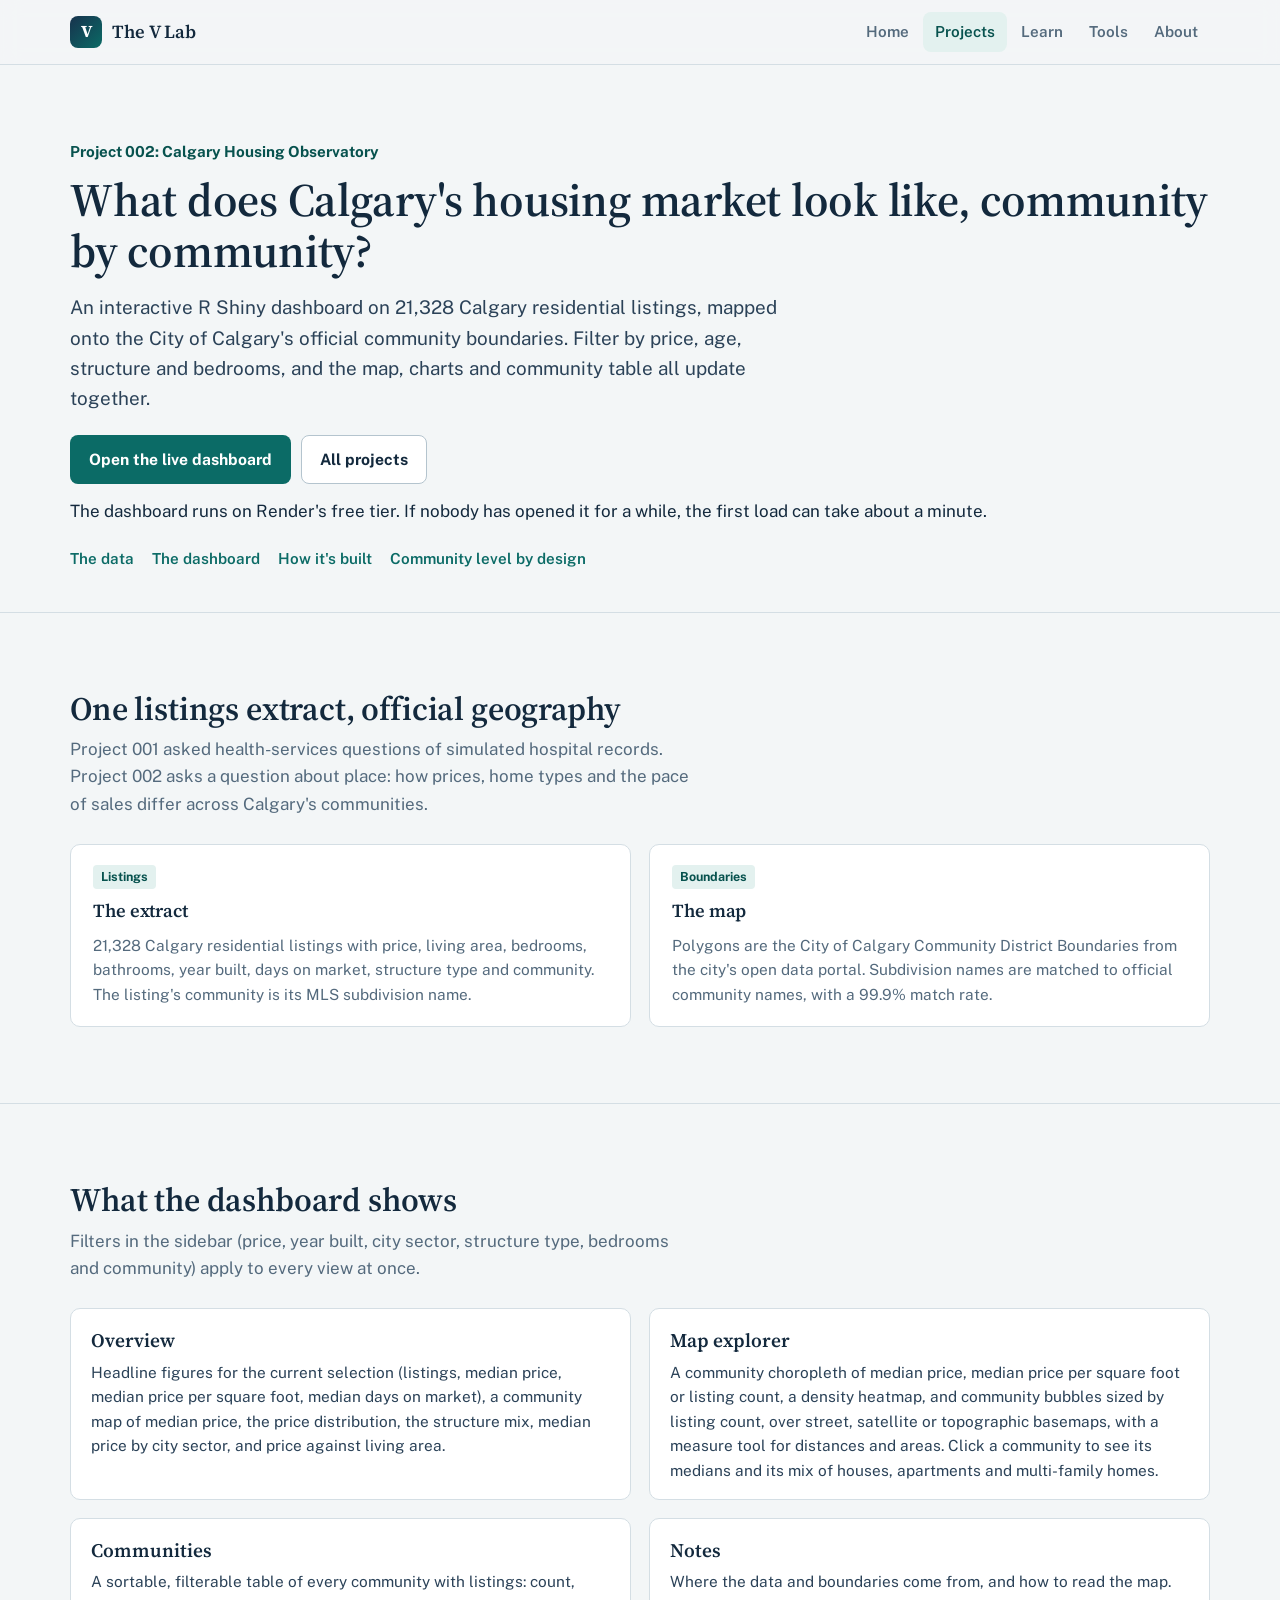
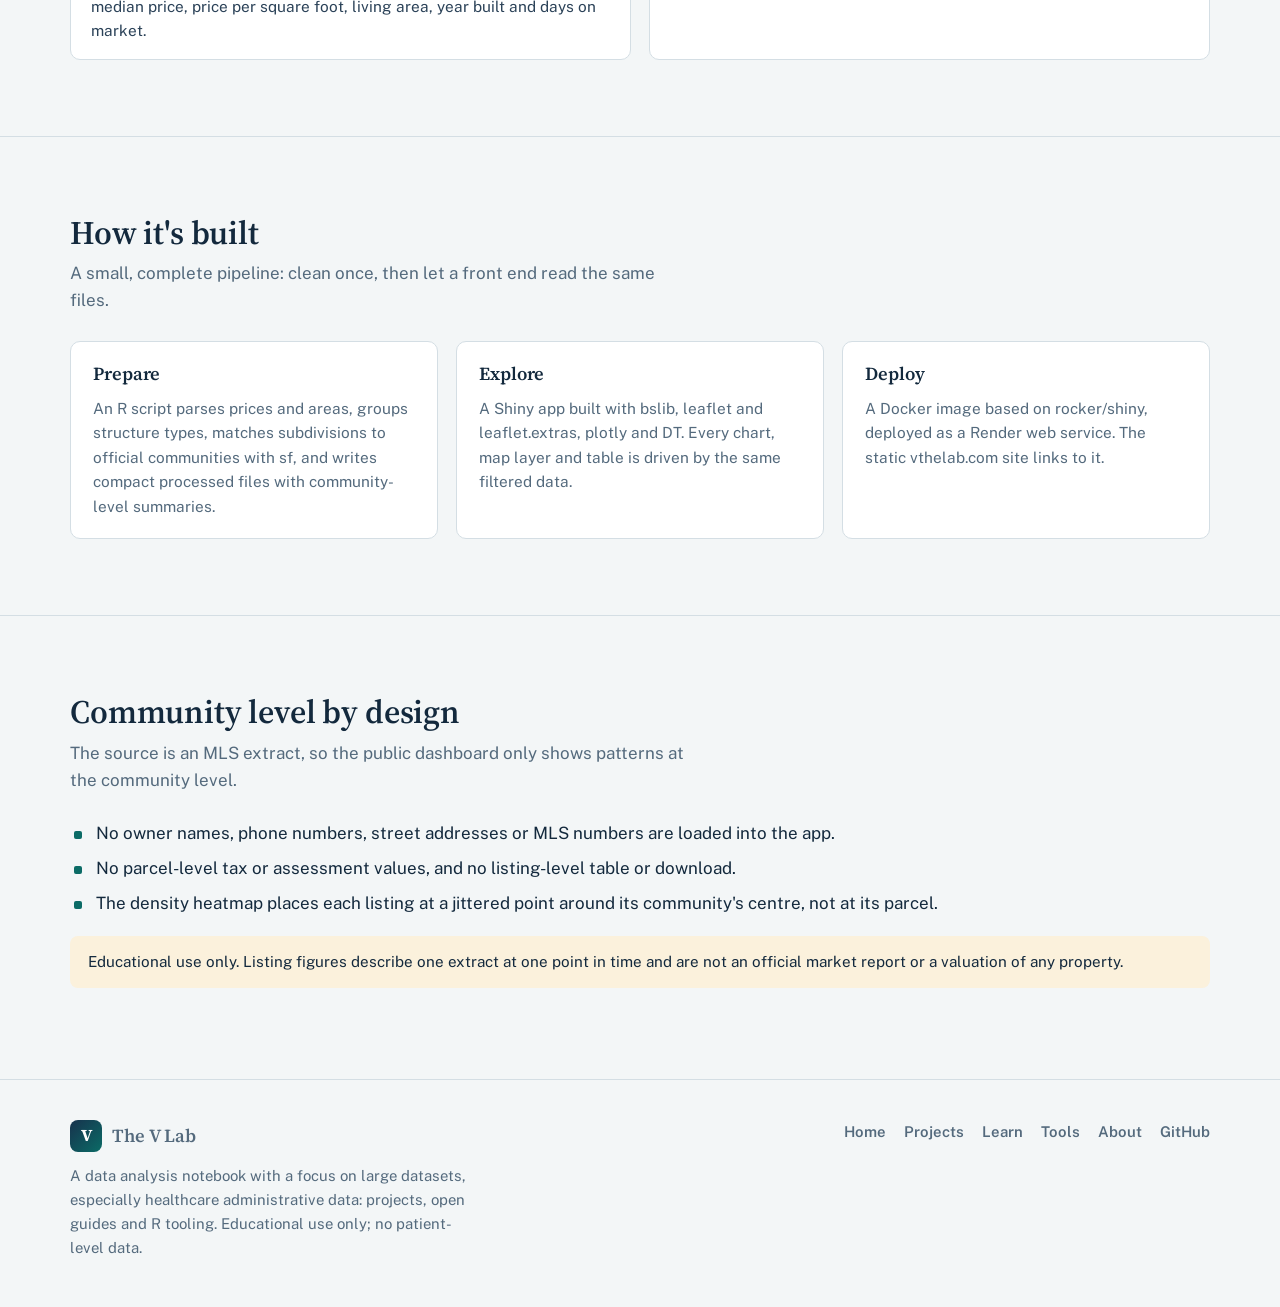
<file: project002.html>
<!doctype html>
<html lang="en">
<head>
<meta charset="utf-8">
<meta name="viewport" content="width=device-width, initial-scale=1">
<title>Project 002: Calgary Housing Observatory | The V Lab</title>
<meta name="description" content="Project 002: Calgary Housing Observatory. An interactive R Shiny dashboard of 21,328 Calgary residential listings, summarized by community on official City of Calgary boundaries.">
<link rel="canonical" href="https://vthelab.com/project002.html">
<meta property="og:type" content="article">
<meta property="og:title" content="Project 002: Calgary Housing Observatory | The V Lab">
<meta property="og:description" content="An interactive Shiny dashboard of Calgary residential listings by community: prices, structure mix and spatial patterns on City of Calgary community boundaries.">
<meta property="og:url" content="https://vthelab.com/project002.html">
<meta property="og:image" content="https://vthelab.com/assets/project002.png">
<meta property="og:site_name" content="The V Lab">
<meta name="twitter:card" content="summary_large_image">
<meta name="twitter:title" content="Project 002: Calgary Housing Observatory | The V Lab">
<meta name="twitter:description" content="An interactive Shiny dashboard of Calgary residential listings by community: prices, structure mix and spatial patterns on City of Calgary community boundaries.">
<meta name="twitter:image" content="https://vthelab.com/assets/project002.png">
<meta name="theme-color" content="#13293d">
<link rel="icon" href="assets/favicon.svg" type="image/svg+xml">
<link rel="preconnect" href="https://fonts.googleapis.com">
<link rel="preconnect" href="https://fonts.gstatic.com" crossorigin>
<link rel="stylesheet" href="https://fonts.googleapis.com/css2?family=Public+Sans:wght@400;600;700&family=Source+Serif+4:opsz,wght@8..60,600;8..60,700&display=swap">
<link rel="stylesheet" href="assets/styles.css">
</head>
<body>
<a class="skip" href="#main">Skip to content</a>
<header class="site-header">
  <div class="wrap">
    <a class="vlab-brand" href="index.html" aria-label="The V Lab home">
      <span class="vlab-mark" aria-hidden="true">V</span>
      <span class="vlab-name">The V Lab</span>
    </a>
    <nav class="nav" aria-label="Main"><a href="index.html">Home</a><a href="projects.html" aria-current="page">Projects</a><a href="learn.html">Learn</a><a href="tools.html">Tools</a><a href="about.html">About</a></nav>
  </div>
</header>
<main id="main">

<div class="hero compact">
  <div class="wrap">
    <p class="eyebrow">Project 002: Calgary Housing Observatory</p>
    <h1>What does Calgary's housing market look like, community by community?</h1>
    <p class="lede">An interactive R Shiny dashboard on 21,328 Calgary residential listings, mapped onto the City of Calgary's official community boundaries. Filter by price, age, structure and bedrooms, and the map, charts and community table all update together.</p>
    <div class="hero-actions" style="margin-top:22px">
      <a class="btn btn-primary" href="https://housingdataproject.onrender.com/" target="_blank" rel="noopener">Open the live dashboard</a>
      <a class="btn btn-outline" href="projects.html#project-002">All projects</a>
    </div>
    <p class="fine" style="margin-top:14px">The dashboard runs on Render's free tier. If nobody has opened it for a while, the first load can take about a minute.</p>
    <nav class="toc" aria-label="On this page"><a href="#data">The data</a><a href="#dashboard">The dashboard</a><a href="#build">How it's built</a><a href="#privacy">Community level by design</a></nav>
  </div>
</div>

<section id="data">
  <div class="wrap">
    <div class="section-head">
      <div>
        <h2>One listings extract, official geography</h2>
        <p>Project 001 asked health-services questions of simulated hospital records. Project 002 asks a question about place: how prices, home types and the pace of sales differ across Calgary's communities.</p>
      </div>
    </div>
    <div class="grid grid-2">
      <div class="card">
        <span class="tag teal">Listings</span>
        <h3>The extract</h3>
        <p>21,328 Calgary residential listings with price, living area, bedrooms, bathrooms, year built, days on market, structure type and community. The listing's community is its MLS subdivision name.</p>
      </div>
      <div class="card">
        <span class="tag teal">Boundaries</span>
        <h3>The map</h3>
        <p>Polygons are the City of Calgary Community District Boundaries from the city's open data portal. Subdivision names are matched to official community names, with a 99.9% match rate.</p>
      </div>
    </div>
  </div>
</section>

<section id="dashboard">
  <div class="wrap">
    <div class="section-head">
      <div>
        <h2>What the dashboard shows</h2>
        <p>Filters in the sidebar (price, year built, city sector, structure type, bedrooms and community) apply to every view at once.</p>
      </div>
    </div>
    <dl class="sources">
      <div><dt>Overview</dt><dd>Headline figures for the current selection (listings, median price, median price per square foot, median days on market), a community map of median price, the price distribution, the structure mix, median price by city sector, and price against living area.</dd></div>
      <div><dt>Map explorer</dt><dd>A community choropleth of median price, median price per square foot or listing count, a density heatmap, and community bubbles sized by listing count, over street, satellite or topographic basemaps, with a measure tool for distances and areas. Click a community to see its medians and its mix of houses, apartments and multi-family homes.</dd></div>
      <div><dt>Communities</dt><dd>A sortable, filterable table of every community with listings: count, median price, price per square foot, living area, year built and days on market.</dd></div>
      <div><dt>Notes</dt><dd>Where the data and boundaries come from, and how to read the map.</dd></div>
    </dl>
  </div>
</section>

<section id="build">
  <div class="wrap">
    <div class="section-head">
      <div>
        <h2>How it's built</h2>
        <p>A small, complete pipeline: clean once, then let a front end read the same files.</p>
      </div>
    </div>
    <div class="grid grid-3">
      <div class="card"><h3>Prepare</h3><p>An R script parses prices and areas, groups structure types, matches subdivisions to official communities with sf, and writes compact processed files with community-level summaries.</p></div>
      <div class="card"><h3>Explore</h3><p>A Shiny app built with bslib, leaflet and leaflet.extras, plotly and DT. Every chart, map layer and table is driven by the same filtered data.</p></div>
      <div class="card"><h3>Deploy</h3><p>A Docker image based on rocker/shiny, deployed as a Render web service. The static vthelab.com site links to it.</p></div>
    </div>
  </div>
</section>

<section id="privacy">
  <div class="wrap">
    <div class="section-head">
      <div>
        <h2>Community level by design</h2>
        <p>The source is an MLS extract, so the public dashboard only shows patterns at the community level.</p>
      </div>
    </div>
    <ul class="checklist">
      <li>No owner names, phone numbers, street addresses or MLS numbers are loaded into the app.</li>
      <li>No parcel-level tax or assessment values, and no listing-level table or download.</li>
      <li>The density heatmap places each listing at a jittered point around its community's centre, not at its parcel.</li>
    </ul>
    <p class="note" style="margin-top:18px">Educational use only. Listing figures describe one extract at one point in time and are not an official market report or a valuation of any property.</p>
  </div>
</section>

</main>
<footer class="site-footer">
  <div class="wrap">
    <div>
      <a class="vlab-brand" href="index.html" aria-label="The V Lab home"><span class="vlab-mark" aria-hidden="true">V</span><span class="vlab-name">The V Lab</span></a>
      <p style="margin:12px 0 0;max-width:46ch">A data analysis notebook with a focus on large datasets, especially healthcare administrative data: projects, open guides and R tooling. Educational use only; no patient-level data.</p>
    </div>
    <nav aria-label="Footer"><a href="index.html">Home</a><a href="projects.html" aria-current="page">Projects</a><a href="learn.html">Learn</a><a href="tools.html">Tools</a><a href="about.html">About</a><a href="https://github.com/The-V-Lab">GitHub</a></nav>
  </div>
</footer>
</body>
</html>
</file>
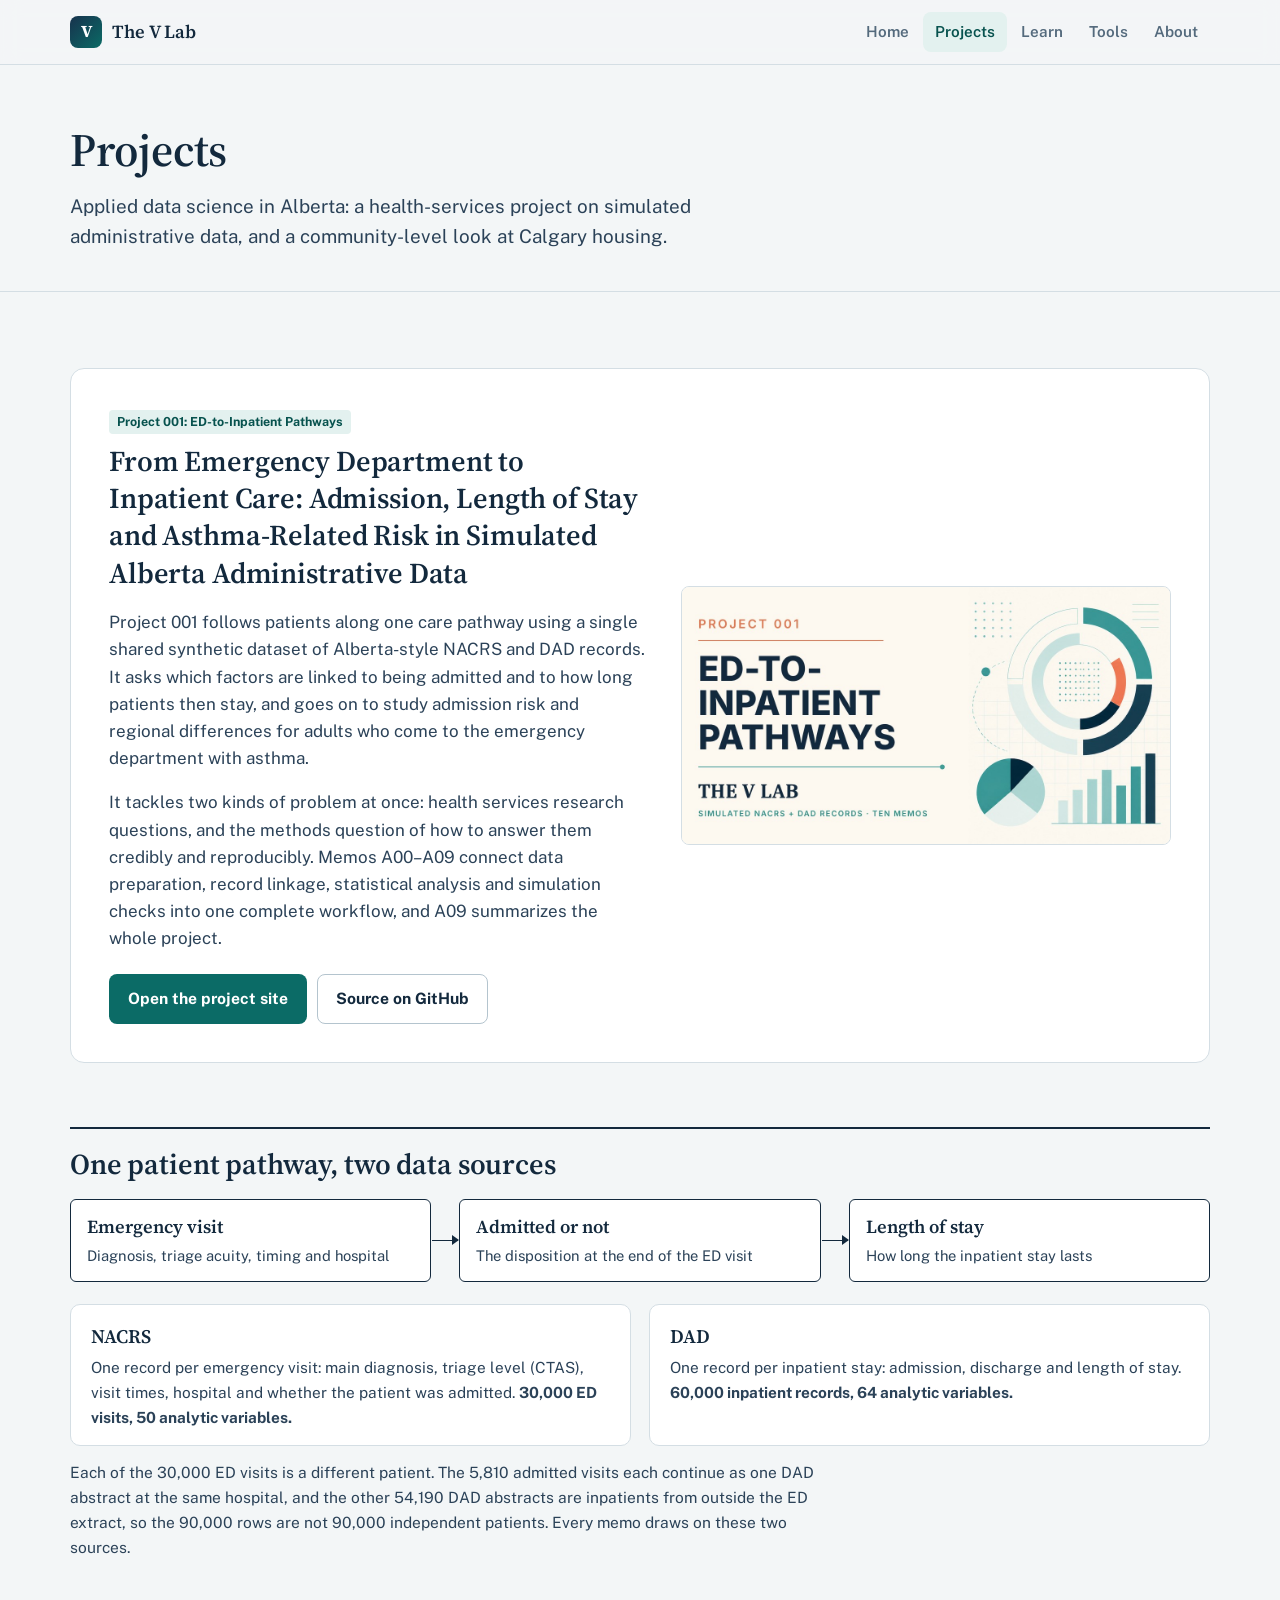
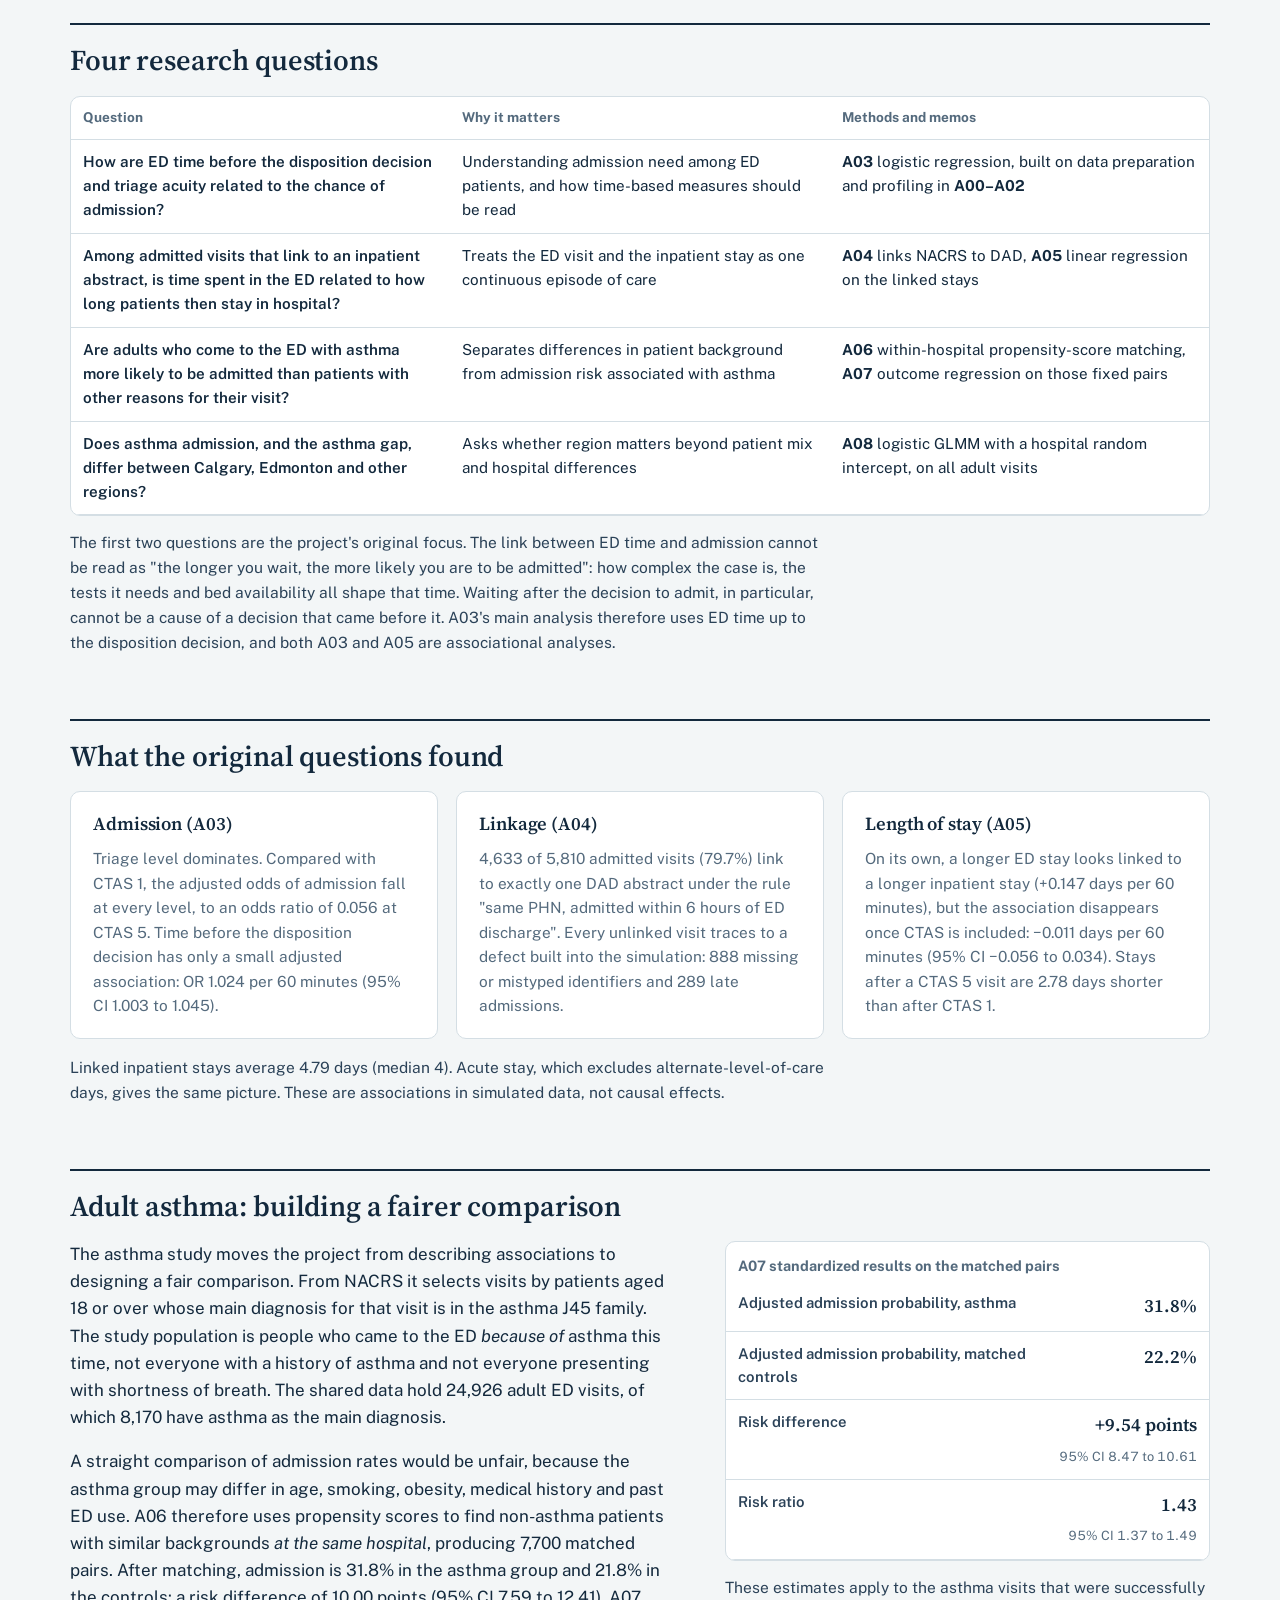
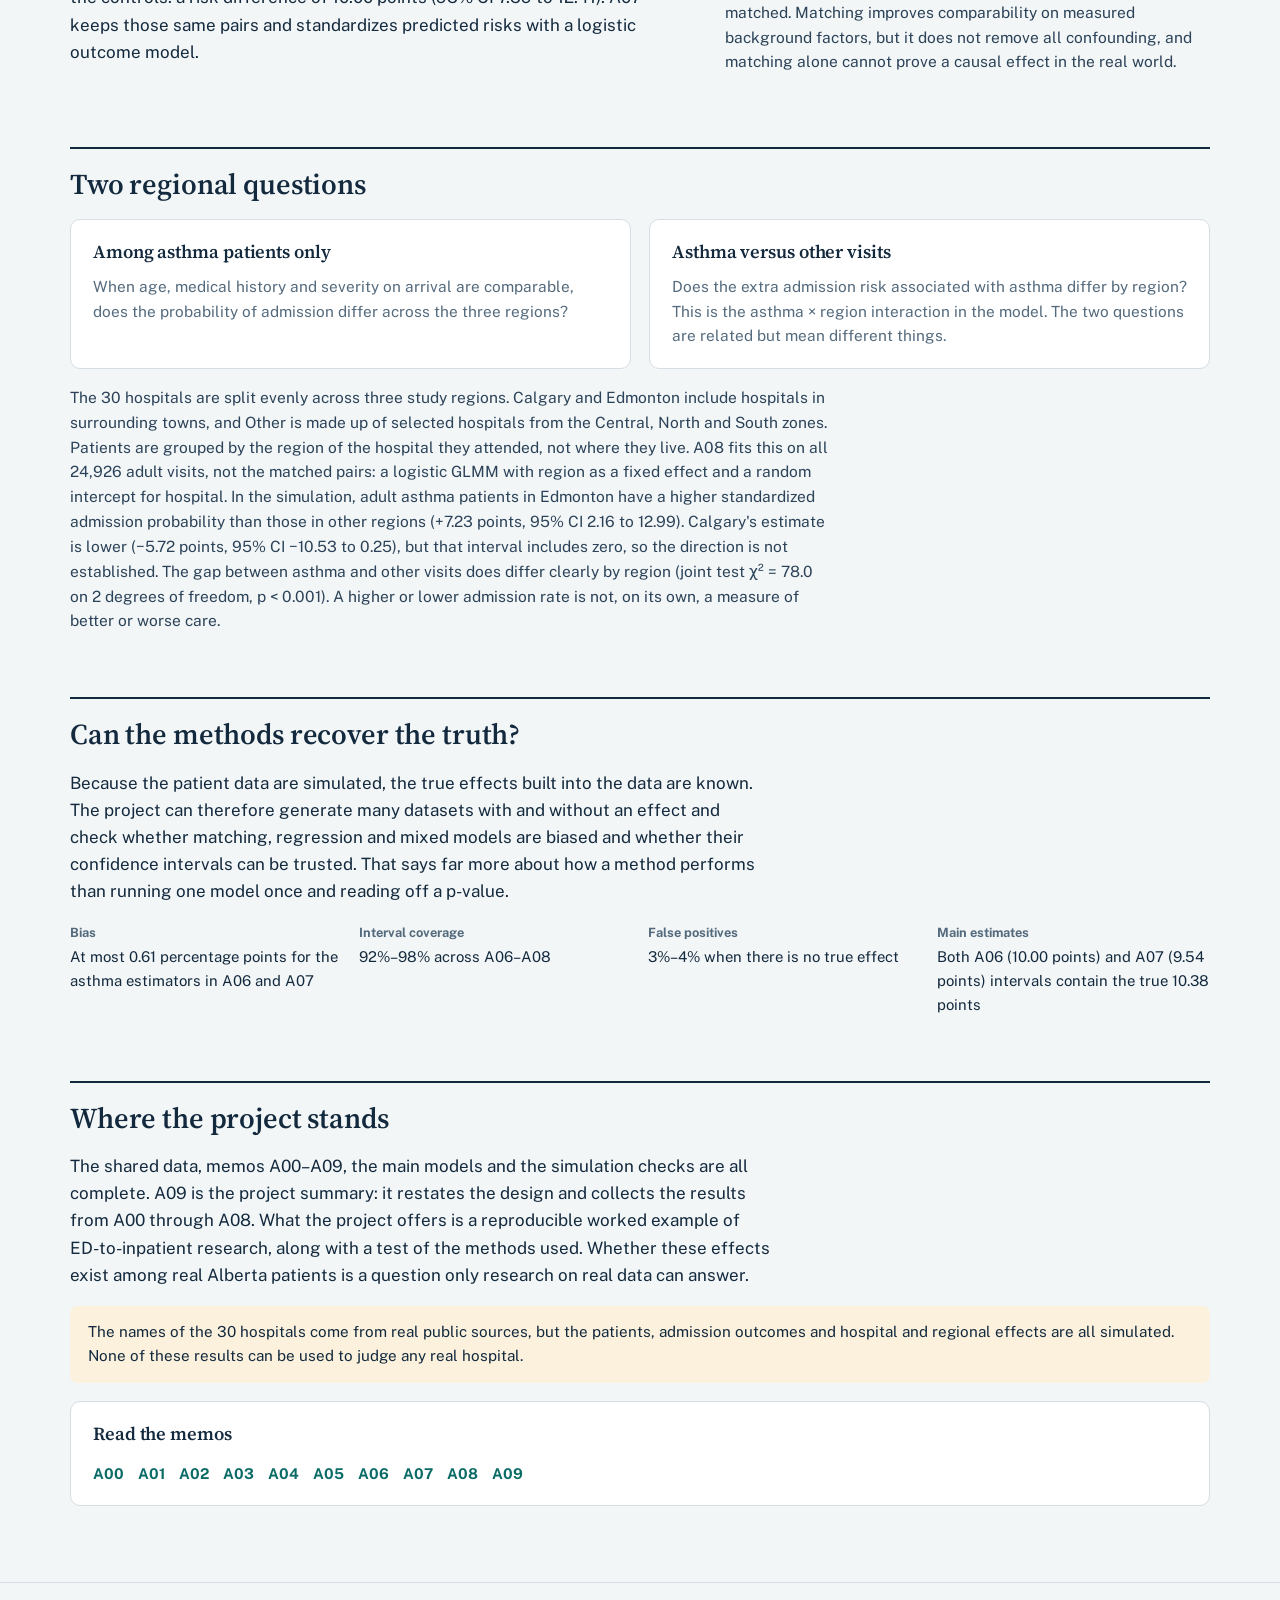
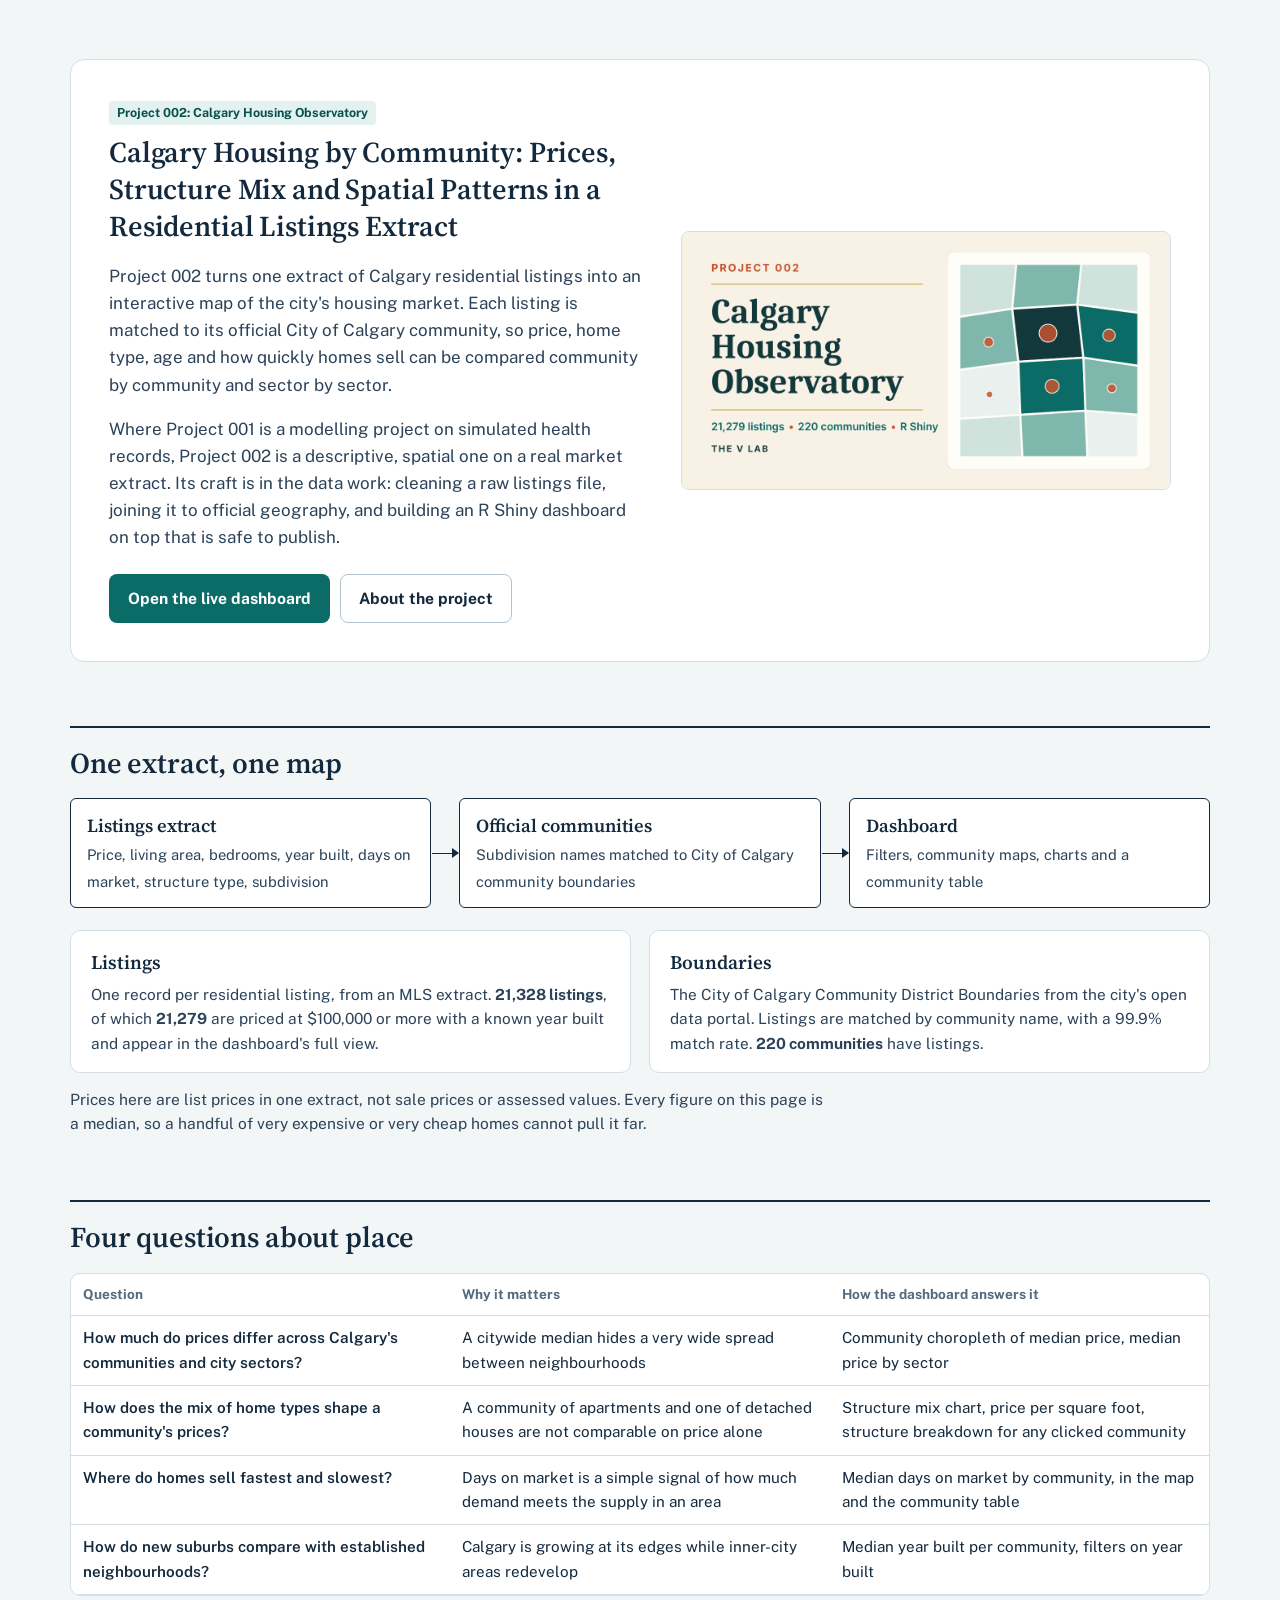
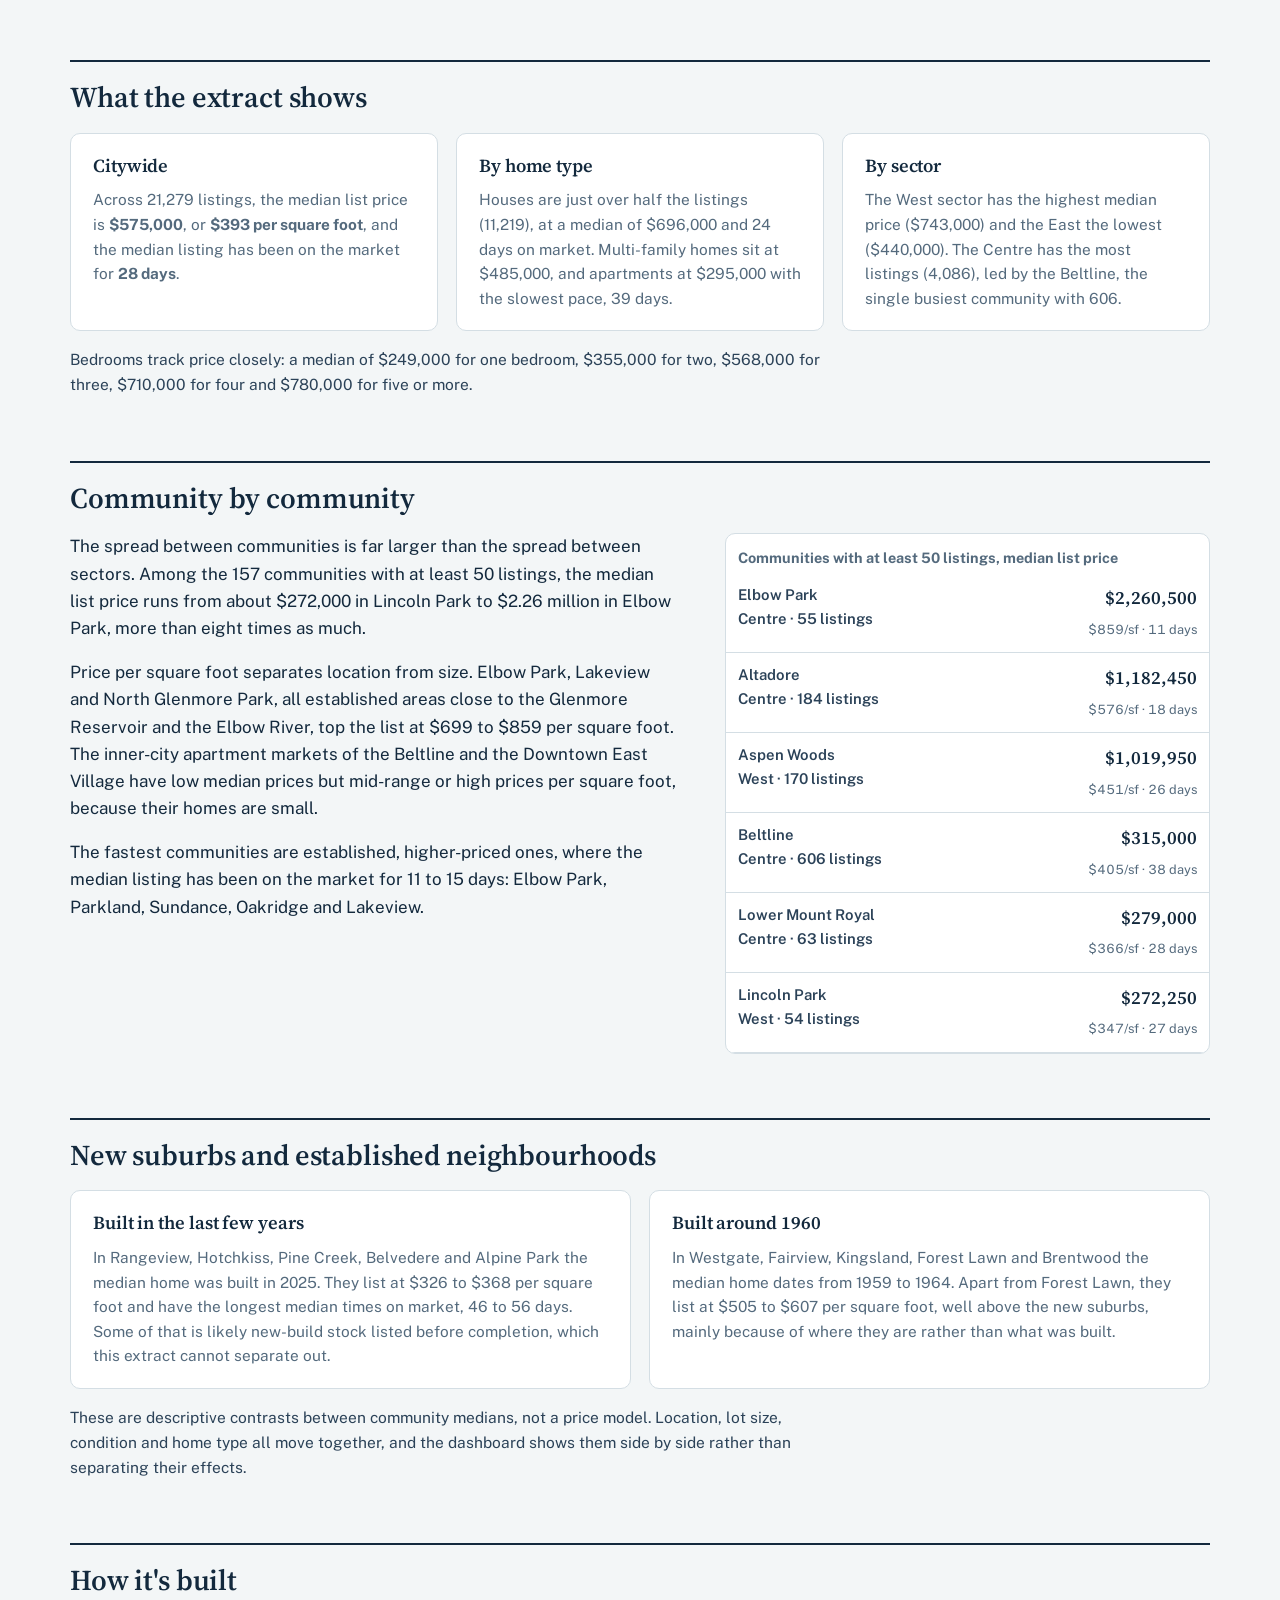
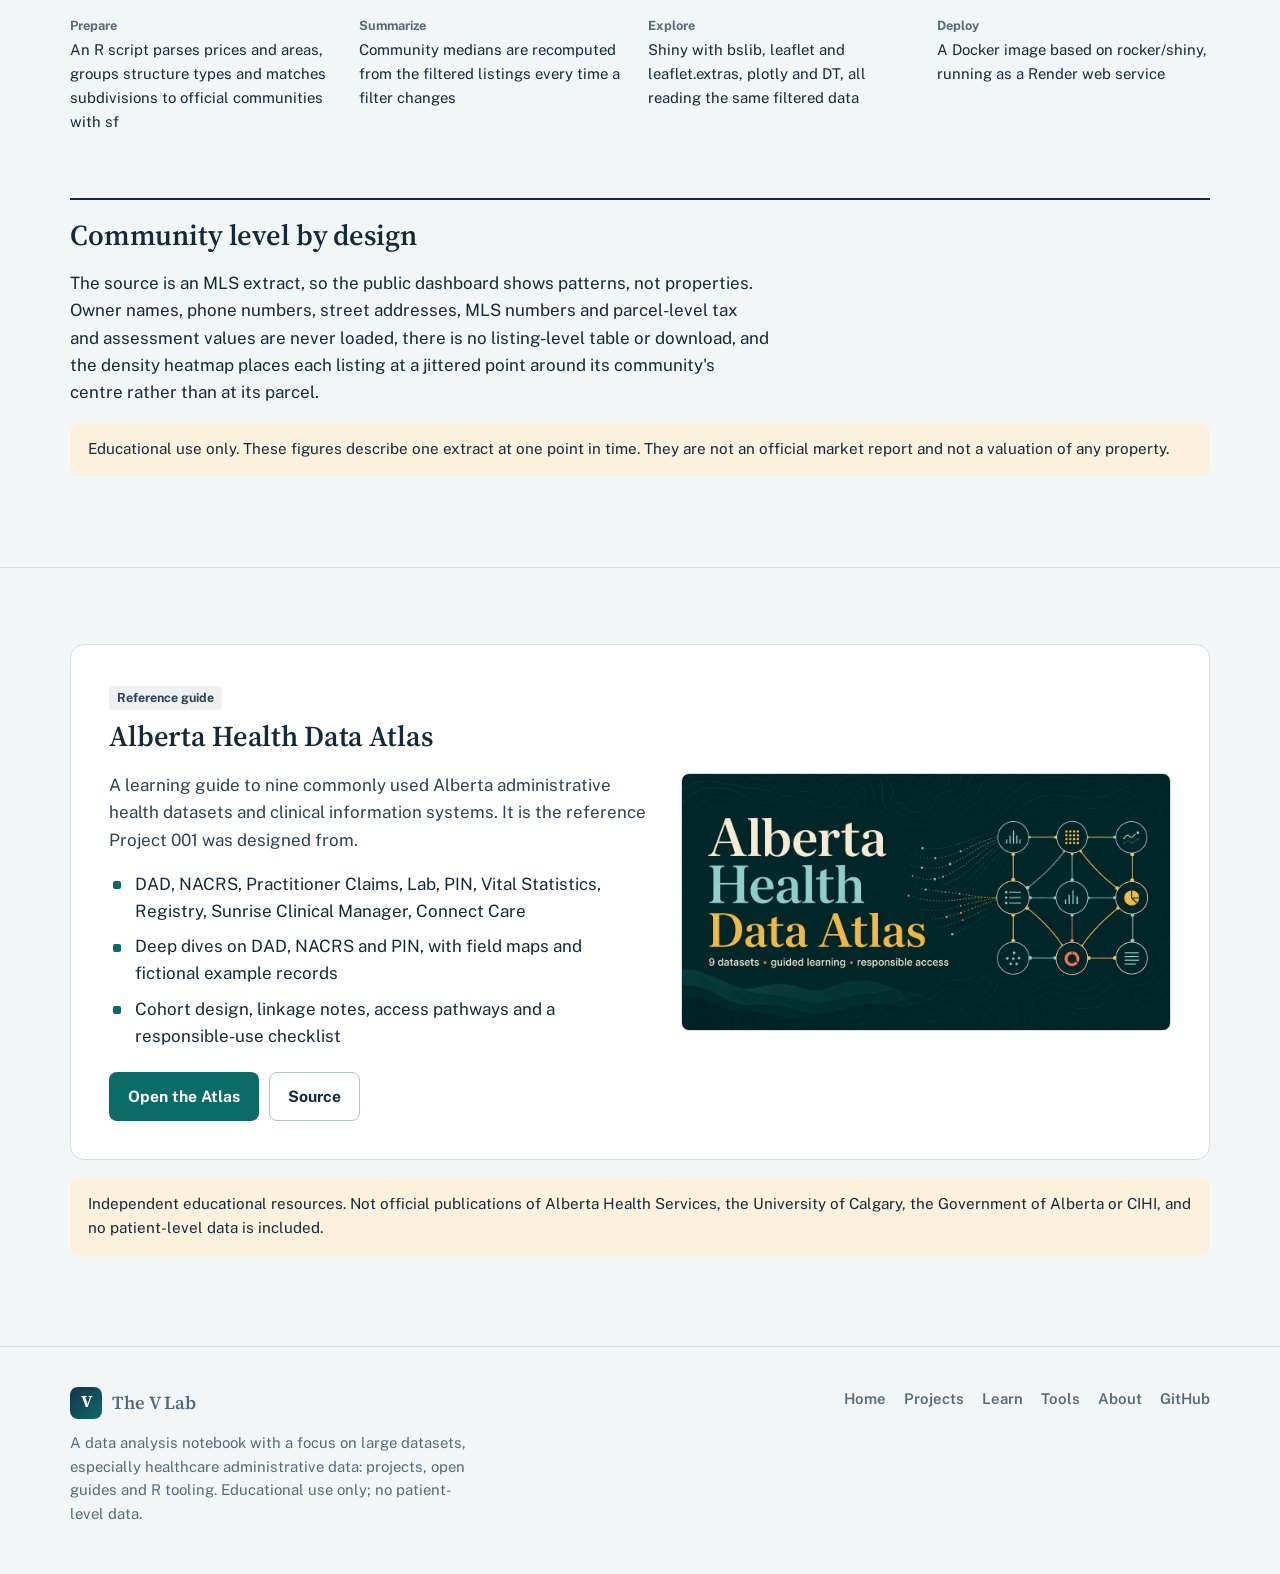
<file: projects.html>
<!doctype html>
<html lang="en">
<head>
<meta charset="utf-8">
<meta name="viewport" content="width=device-width, initial-scale=1">
<title>Projects | The V Lab</title>
<meta name="description" content="Project 001: ED-to-Inpatient Pathways. Project 002: Calgary Housing Observatory. Plus the Alberta Health Data Atlas.">
<link rel="canonical" href="https://vthelab.com/projects.html">
<meta property="og:type" content="website">
<meta property="og:title" content="Projects | The V Lab">
<meta property="og:description" content="Project 001: ED-to-Inpatient Pathways. From Emergency Department to Inpatient Care: Admission, Length of Stay and Asthma-Related Risk in Simulated Alberta Administrative Data. Plus the Alberta Health Data Atlas.">
<meta property="og:url" content="https://vthelab.com/projects.html">
<meta property="og:image" content="https://vthelab.com/assets/og.png">
<meta property="og:site_name" content="The V Lab">
<meta property="og:image:width" content="1200">
<meta property="og:image:height" content="630">
<meta property="og:image:alt" content="The V Lab">
<meta name="twitter:card" content="summary_large_image">
<meta name="twitter:title" content="Projects | The V Lab">
<meta name="twitter:description" content="Project 001: ED-to-Inpatient Pathways. From Emergency Department to Inpatient Care: Admission, Length of Stay and Asthma-Related Risk in Simulated Alberta Administrative Data. Plus the Alberta Health Data Atlas.">
<meta name="twitter:image" content="https://vthelab.com/assets/og.png">
<meta name="theme-color" content="#13293d">
<link rel="icon" href="assets/favicon.svg" type="image/svg+xml">
<link rel="preconnect" href="https://fonts.googleapis.com">
<link rel="preconnect" href="https://fonts.gstatic.com" crossorigin>
<link rel="stylesheet" href="https://fonts.googleapis.com/css2?family=Public+Sans:wght@400;600;700&family=Source+Serif+4:opsz,wght@8..60,600;8..60,700&display=swap">
<link rel="stylesheet" href="assets/styles.css">
</head>
<body>
<a class="skip" href="#main">Skip to content</a>
<header class="site-header">
  <div class="wrap">
    <a class="vlab-brand" href="index.html" aria-label="The V Lab home">
      <span class="vlab-mark" aria-hidden="true">V</span>
      <span class="vlab-name">The V Lab</span>
    </a>
    <nav class="nav" aria-label="Main"><a href="index.html">Home</a><a href="projects.html" aria-current="page">Projects</a><a href="learn.html">Learn</a><a href="tools.html">Tools</a><a href="about.html">About</a></nav>
  </div>
</header>
<main id="main">

<div class="hero compact">
  <div class="wrap">
        <h1>Projects</h1>
    <p class="lede">Applied data science in Alberta: a health-services project on simulated administrative data, and a community-level look at Calgary housing.</p>
  </div>
</div>
<section id="project-001">
  <div class="wrap">
    <div class="feature">
      <div>
        <span class="tag teal">Project 001: ED-to-Inpatient Pathways</span>
        <h3>From Emergency Department to Inpatient Care: Admission, Length of Stay and Asthma-Related Risk in Simulated Alberta Administrative Data</h3>
        <p>Project 001 follows patients along one care pathway using a single shared synthetic dataset of Alberta-style NACRS and DAD records. It asks which factors are linked to being admitted and to how long patients then stay, and goes on to study admission risk and regional differences for adults who come to the emergency department with asthma.</p>
        <p>It tackles two kinds of problem at once: health services research questions, and the methods question of how to answer them credibly and reproducibly. Memos A00–A09 connect data preparation, record linkage, statistical analysis and simulation checks into one complete workflow, and A09 summarizes the whole project.</p>
        <div class="hero-actions" style="margin-top:22px">
          <a class="btn btn-primary" href="https://the-v-lab.github.io/Project001_HealthData/">Open the project site</a>
          <a class="btn btn-outline" href="https://github.com/The-V-Lab/Project001_HealthData">Source on GitHub</a>
        </div>
      </div>
      <img src="assets/project001.jpg" alt="Project 001 cover: ED-to-Inpatient Pathways" loading="lazy" width="1200" height="630">
    </div>

    <div class="p-block">
      <h2>One patient pathway, two data sources</h2>
      <ol class="pathway" aria-label="Patient pathway">
        <li><b>Emergency visit</b><span>Diagnosis, triage acuity, timing and hospital</span></li>
        <li><b>Admitted or not</b><span>The disposition at the end of the ED visit</span></li>
        <li><b>Length of stay</b><span>How long the inpatient stay lasts</span></li>
      </ol>
      <dl class="sources">
        <div><dt>NACRS</dt><dd>One record per emergency visit: main diagnosis, triage level (CTAS), visit times, hospital and whether the patient was admitted. <b>30,000 ED visits, 50 analytic variables.</b></dd></div>
        <div><dt>DAD</dt><dd>One record per inpatient stay: admission, discharge and length of stay. <b>60,000 inpatient records, 64 analytic variables.</b></dd></div>
      </dl>
      <p class="p-note">Each of the 30,000 ED visits is a different patient. The 5,810 admitted visits each continue as one DAD abstract at the same hospital, and the other 54,190 DAD abstracts are inpatients from outside the ED extract, so the 90,000 rows are not 90,000 independent patients. Every memo draws on these two sources.</p>
    </div>

    <div class="p-block">
      <h2>Four research questions</h2>
      <div class="table-scroll">
        <table class="fn-table q-table">
          <thead><tr><th scope="col">Question</th><th scope="col">Why it matters</th><th scope="col">Methods and memos</th></tr></thead>
          <tbody>
            <tr><td>How are ED time before the disposition decision and triage acuity related to the chance of admission?</td><td>Understanding admission need among ED patients, and how time-based measures should be read</td><td><b>A03</b> logistic regression, built on data preparation and profiling in <b>A00–A02</b></td></tr>
            <tr><td>Among admitted visits that link to an inpatient abstract, is time spent in the ED related to how long patients then stay in hospital?</td><td>Treats the ED visit and the inpatient stay as one continuous episode of care</td><td><b>A04</b> links NACRS to DAD, <b>A05</b> linear regression on the linked stays</td></tr>
            <tr><td>Are adults who come to the ED with asthma more likely to be admitted than patients with other reasons for their visit?</td><td>Separates differences in patient background from admission risk associated with asthma</td><td><b>A06</b> within-hospital propensity-score matching, <b>A07</b> outcome regression on those fixed pairs</td></tr>
            <tr><td>Does asthma admission, and the asthma gap, differ between Calgary, Edmonton and other regions?</td><td>Asks whether region matters beyond patient mix and hospital differences</td><td><b>A08</b> logistic GLMM with a hospital random intercept, on all adult visits</td></tr>
          </tbody>
        </table>
      </div>
      <p class="p-note">The first two questions are the project's original focus. The link between ED time and admission cannot be read as "the longer you wait, the more likely you are to be admitted": how complex the case is, the tests it needs and bed availability all shape that time. Waiting after the decision to admit, in particular, cannot be a cause of a decision that came before it. A03's main analysis therefore uses ED time up to the disposition decision, and both A03 and A05 are associational analyses.</p>
    </div>

    <div class="p-block">
      <h2>What the original questions found</h2>
      <div class="grid grid-3">
        <div class="card"><h3>Admission (A03)</h3><p>Triage level dominates. Compared with CTAS 1, the adjusted odds of admission fall at every level, to an odds ratio of 0.056 at CTAS 5. Time before the disposition decision has only a small adjusted association: OR 1.024 per 60 minutes (95% CI 1.003 to 1.045).</p></div>
        <div class="card"><h3>Linkage (A04)</h3><p>4,633 of 5,810 admitted visits (79.7%) link to exactly one DAD abstract under the rule "same PHN, admitted within 6 hours of ED discharge". Every unlinked visit traces to a defect built into the simulation: 888 missing or mistyped identifiers and 289 late admissions.</p></div>
        <div class="card"><h3>Length of stay (A05)</h3><p>On its own, a longer ED stay looks linked to a longer inpatient stay (+0.147 days per 60 minutes), but the association disappears once CTAS is included: −0.011 days per 60 minutes (95% CI −0.056 to 0.034). Stays after a CTAS 5 visit are 2.78 days shorter than after CTAS 1.</p></div>
      </div>
      <p class="p-note" style="margin-top:16px">Linked inpatient stays average 4.79 days (median 4). Acute stay, which excludes alternate-level-of-care days, gives the same picture. These are associations in simulated data, not causal effects.</p>
    </div>

    <div class="p-block">
      <h2>Adult asthma: building a fairer comparison</h2>
      <div class="two-col">
        <div class="prose">
          <p>The asthma study moves the project from describing associations to designing a fair comparison. From NACRS it selects visits by patients aged 18 or over whose main diagnosis for that visit is in the asthma J45 family. The study population is people who came to the ED <em>because of</em> asthma this time, not everyone with a history of asthma and not everyone presenting with shortness of breath. The shared data hold 24,926 adult ED visits, of which 8,170 have asthma as the main diagnosis.</p>
          <p>A straight comparison of admission rates would be unfair, because the asthma group may differ in age, smoking, obesity, medical history and past ED use. A06 therefore uses propensity scores to find non-asthma patients with similar backgrounds <em>at the same hospital</em>, producing 7,700 matched pairs. After matching, admission is 31.8% in the asthma group and 21.8% in the controls: a risk difference of 10.00 points (95% CI 7.59 to 12.41). A07 keeps those same pairs and standardizes predicted risks with a logistic outcome model.</p>
        </div>
        <div>
          <div class="table-scroll">
            <table class="fn-table result-table">
              <caption>A07 standardized results on the matched pairs</caption>
              <tbody>
                <tr><th scope="row">Adjusted admission probability, asthma</th><td>31.8%</td></tr>
                <tr><th scope="row">Adjusted admission probability, matched controls</th><td>22.2%</td></tr>
                <tr><th scope="row">Risk difference</th><td>+9.54 points<br><span>95% CI 8.47 to 10.61</span></td></tr>
                <tr><th scope="row">Risk ratio</th><td>1.43<br><span>95% CI 1.37 to 1.49</span></td></tr>
              </tbody>
            </table>
          </div>
          <p class="p-note">These estimates apply to the asthma visits that were successfully matched. Matching improves comparability on measured background factors, but it does not remove all confounding, and matching alone cannot prove a causal effect in the real world.</p>
        </div>
      </div>
    </div>

    <div class="p-block">
      <h2>Two regional questions</h2>
      <div class="grid grid-2">
        <div class="card"><h3>Among asthma patients only</h3><p>When age, medical history and severity on arrival are comparable, does the probability of admission differ across the three regions?</p></div>
        <div class="card"><h3>Asthma versus other visits</h3><p>Does the extra admission risk associated with asthma differ by region? This is the asthma × region interaction in the model. The two questions are related but mean different things.</p></div>
      </div>
      <p class="p-note" style="margin-top:16px">The 30 hospitals are split evenly across three study regions. Calgary and Edmonton include hospitals in surrounding towns, and Other is made up of selected hospitals from the Central, North and South zones. Patients are grouped by the region of the hospital they attended, not where they live. A08 fits this on all 24,926 adult visits, not the matched pairs: a logistic GLMM with region as a fixed effect and a random intercept for hospital. In the simulation, adult asthma patients in Edmonton have a higher standardized admission probability than those in other regions (+7.23 points, 95% CI 2.16 to 12.99). Calgary's estimate is lower (−5.72 points, 95% CI −10.53 to 0.25), but that interval includes zero, so the direction is not established. The gap between asthma and other visits does differ clearly by region (joint test χ² = 78.0 on 2 degrees of freedom, p &lt; 0.001). A higher or lower admission rate is not, on its own, a measure of better or worse care.</p>
    </div>

    <div class="p-block">
      <h2>Can the methods recover the truth?</h2>
      <p class="prose">Because the patient data are simulated, the true effects built into the data are known. The project can therefore generate many datasets with and without an effect and check whether matching, regression and mixed models are biased and whether their confidence intervals can be trusted. That says far more about how a method performs than running one model once and reading off a p-value.</p>
      <dl class="ds-facts four checks">
        <div><dt>Bias</dt><dd>At most 0.61 percentage points for the asthma estimators in A06 and A07</dd></div>
        <div><dt>Interval coverage</dt><dd>92%–98% across A06–A08</dd></div>
        <div><dt>False positives</dt><dd>3%–4% when there is no true effect</dd></div>
        <div><dt>Main estimates</dt><dd>Both A06 (10.00 points) and A07 (9.54 points) intervals contain the true 10.38 points</dd></div>
      </dl>
    </div>

    <div class="p-block">
      <h2>Where the project stands</h2>
      <p class="prose">The shared data, memos A00–A09, the main models and the simulation checks are all complete. A09 is the project summary: it restates the design and collects the results from A00 through A08. What the project offers is a reproducible worked example of ED-to-inpatient research, along with a test of the methods used. Whether these effects exist among real Alberta patients is a question only research on real data can answer.</p>
      <p class="note" style="margin-top:14px">The names of the 30 hospitals come from real public sources, but the patients, admission outcomes and hospital and regional effects are all simulated. None of these results can be used to judge any real hospital.</p>
      <div class="card" style="margin-top:18px">
        <h3>Read the memos</h3>
        <div class="links"><a href="https://the-v-lab.github.io/Project001_HealthData/Project_001_Memo_A00.html">A00</a><a href="https://the-v-lab.github.io/Project001_HealthData/Project_001_Memo_A01.html">A01</a><a href="https://the-v-lab.github.io/Project001_HealthData/Project_001_Memo_A02.html">A02</a><a href="https://the-v-lab.github.io/Project001_HealthData/Project_001_Memo_A03.html">A03</a><a href="https://the-v-lab.github.io/Project001_HealthData/Project_001_Memo_A04.html">A04</a><a href="https://the-v-lab.github.io/Project001_HealthData/Project_001_Memo_A05.html">A05</a><a href="https://the-v-lab.github.io/Project001_HealthData/Project_001_Memo_A06.html">A06</a><a href="https://the-v-lab.github.io/Project001_HealthData/Project_001_Memo_A07.html">A07</a><a href="https://the-v-lab.github.io/Project001_HealthData/Project_001_Memo_A08.html">A08</a><a href="https://the-v-lab.github.io/Project001_HealthData/Project_001_Memo_A09.html">A09</a></div>
      </div>
    </div>
  </div>
</section>
<section id="project-002">
  <div class="wrap">
    <div class="feature">
      <div>
        <span class="tag teal">Project 002: Calgary Housing Observatory</span>
        <h3>Calgary Housing by Community: Prices, Structure Mix and Spatial Patterns in a Residential Listings Extract</h3>
        <p>Project 002 turns one extract of Calgary residential listings into an interactive map of the city's housing market. Each listing is matched to its official City of Calgary community, so price, home type, age and how quickly homes sell can be compared community by community and sector by sector.</p>
        <p>Where Project 001 is a modelling project on simulated health records, Project 002 is a descriptive, spatial one on a real market extract. Its craft is in the data work: cleaning a raw listings file, joining it to official geography, and building an R Shiny dashboard on top that is safe to publish.</p>
        <div class="hero-actions" style="margin-top:22px">
          <a class="btn btn-primary" href="https://housingdataproject.onrender.com/" target="_blank" rel="noopener">Open the live dashboard</a>
          <a class="btn btn-outline" href="project002.html">About the project</a>
        </div>
      </div>
      <img src="assets/project002.png" alt="Project 002 cover: Calgary Housing Observatory" loading="lazy" width="1200" height="630">
    </div>

    <div class="p-block">
      <h2>One extract, one map</h2>
      <ol class="pathway" aria-label="Project 002 data flow">
        <li><b>Listings extract</b><span>Price, living area, bedrooms, year built, days on market, structure type, subdivision</span></li>
        <li><b>Official communities</b><span>Subdivision names matched to City of Calgary community boundaries</span></li>
        <li><b>Dashboard</b><span>Filters, community maps, charts and a community table</span></li>
      </ol>
      <dl class="sources">
        <div><dt>Listings</dt><dd>One record per residential listing, from an MLS extract. <b>21,328 listings</b>, of which <b>21,279</b> are priced at $100,000 or more with a known year built and appear in the dashboard's full view.</dd></div>
        <div><dt>Boundaries</dt><dd>The City of Calgary Community District Boundaries from the city's open data portal. Listings are matched by community name, with a 99.9% match rate. <b>220 communities</b> have listings.</dd></div>
      </dl>
      <p class="p-note">Prices here are list prices in one extract, not sale prices or assessed values. Every figure on this page is a median, so a handful of very expensive or very cheap homes cannot pull it far.</p>
    </div>

    <div class="p-block">
      <h2>Four questions about place</h2>
      <div class="table-scroll">
        <table class="fn-table q-table">
          <thead><tr><th scope="col">Question</th><th scope="col">Why it matters</th><th scope="col">How the dashboard answers it</th></tr></thead>
          <tbody>
            <tr><td>How much do prices differ across Calgary's communities and city sectors?</td><td>A citywide median hides a very wide spread between neighbourhoods</td><td>Community choropleth of median price, median price by sector</td></tr>
            <tr><td>How does the mix of home types shape a community's prices?</td><td>A community of apartments and one of detached houses are not comparable on price alone</td><td>Structure mix chart, price per square foot, structure breakdown for any clicked community</td></tr>
            <tr><td>Where do homes sell fastest and slowest?</td><td>Days on market is a simple signal of how much demand meets the supply in an area</td><td>Median days on market by community, in the map and the community table</td></tr>
            <tr><td>How do new suburbs compare with established neighbourhoods?</td><td>Calgary is growing at its edges while inner-city areas redevelop</td><td>Median year built per community, filters on year built</td></tr>
          </tbody>
        </table>
      </div>
    </div>

    <div class="p-block">
      <h2>What the extract shows</h2>
      <div class="grid grid-3">
        <div class="card"><h3>Citywide</h3><p>Across 21,279 listings, the median list price is <b>$575,000</b>, or <b>$393 per square foot</b>, and the median listing has been on the market for <b>28 days</b>.</p></div>
        <div class="card"><h3>By home type</h3><p>Houses are just over half the listings (11,219), at a median of $696,000 and 24 days on market. Multi-family homes sit at $485,000, and apartments at $295,000 with the slowest pace, 39 days.</p></div>
        <div class="card"><h3>By sector</h3><p>The West sector has the highest median price ($743,000) and the East the lowest ($440,000). The Centre has the most listings (4,086), led by the Beltline, the single busiest community with 606.</p></div>
      </div>
      <p class="p-note" style="margin-top:16px">Bedrooms track price closely: a median of $249,000 for one bedroom, $355,000 for two, $568,000 for three, $710,000 for four and $780,000 for five or more.</p>
    </div>

    <div class="p-block">
      <h2>Community by community</h2>
      <div class="two-col">
        <div class="prose">
          <p>The spread between communities is far larger than the spread between sectors. Among the 157 communities with at least 50 listings, the median list price runs from about $272,000 in Lincoln Park to $2.26 million in Elbow Park, more than eight times as much.</p>
          <p>Price per square foot separates location from size. Elbow Park, Lakeview and North Glenmore Park, all established areas close to the Glenmore Reservoir and the Elbow River, top the list at $699 to $859 per square foot. The inner-city apartment markets of the Beltline and the Downtown East Village have low median prices but mid-range or high prices per square foot, because their homes are small.</p>
          <p>The fastest communities are established, higher-priced ones, where the median listing has been on the market for 11 to 15 days: Elbow Park, Parkland, Sundance, Oakridge and Lakeview.</p>
        </div>
        <div>
          <div class="table-scroll">
            <table class="fn-table result-table">
              <caption>Communities with at least 50 listings, median list price</caption>
              <tbody>
                <tr><th scope="row">Elbow Park<br><span>Centre · 55 listings</span></th><td>$2,260,500<br><span>$859/sf · 11 days</span></td></tr>
                <tr><th scope="row">Altadore<br><span>Centre · 184 listings</span></th><td>$1,182,450<br><span>$576/sf · 18 days</span></td></tr>
                <tr><th scope="row">Aspen Woods<br><span>West · 170 listings</span></th><td>$1,019,950<br><span>$451/sf · 26 days</span></td></tr>
                <tr><th scope="row">Beltline<br><span>Centre · 606 listings</span></th><td>$315,000<br><span>$405/sf · 38 days</span></td></tr>
                <tr><th scope="row">Lower Mount Royal<br><span>Centre · 63 listings</span></th><td>$279,000<br><span>$366/sf · 28 days</span></td></tr>
                <tr><th scope="row">Lincoln Park<br><span>West · 54 listings</span></th><td>$272,250<br><span>$347/sf · 27 days</span></td></tr>
              </tbody>
            </table>
          </div>
        </div>
      </div>
    </div>

    <div class="p-block">
      <h2>New suburbs and established neighbourhoods</h2>
      <div class="grid grid-2">
        <div class="card"><h3>Built in the last few years</h3><p>In Rangeview, Hotchkiss, Pine Creek, Belvedere and Alpine Park the median home was built in 2025. They list at $326 to $368 per square foot and have the longest median times on market, 46 to 56 days. Some of that is likely new-build stock listed before completion, which this extract cannot separate out.</p></div>
        <div class="card"><h3>Built around 1960</h3><p>In Westgate, Fairview, Kingsland, Forest Lawn and Brentwood the median home dates from 1959 to 1964. Apart from Forest Lawn, they list at $505 to $607 per square foot, well above the new suburbs, mainly because of where they are rather than what was built.</p></div>
      </div>
      <p class="p-note" style="margin-top:16px">These are descriptive contrasts between community medians, not a price model. Location, lot size, condition and home type all move together, and the dashboard shows them side by side rather than separating their effects.</p>
    </div>

    <div class="p-block">
      <h2>How it's built</h2>
      <dl class="ds-facts four checks">
        <div><dt>Prepare</dt><dd>An R script parses prices and areas, groups structure types and matches subdivisions to official communities with sf</dd></div>
        <div><dt>Summarize</dt><dd>Community medians are recomputed from the filtered listings every time a filter changes</dd></div>
        <div><dt>Explore</dt><dd>Shiny with bslib, leaflet and leaflet.extras, plotly and DT, all reading the same filtered data</dd></div>
        <div><dt>Deploy</dt><dd>A Docker image based on rocker/shiny, running as a Render web service</dd></div>
      </dl>
    </div>

    <div class="p-block">
      <h2>Community level by design</h2>
      <p class="prose">The source is an MLS extract, so the public dashboard shows patterns, not properties. Owner names, phone numbers, street addresses, MLS numbers and parcel-level tax and assessment values are never loaded, there is no listing-level table or download, and the density heatmap places each listing at a jittered point around its community's centre rather than at its parcel.</p>
      <p class="note" style="margin-top:14px">Educational use only. These figures describe one extract at one point in time. They are not an official market report and not a valuation of any property.</p>
    </div>
  </div>
</section>
<section>
  <div class="wrap">
    <div class="feature">
      <div>
        <span class="tag">Reference guide</span>
        <h3>Alberta Health Data Atlas</h3>
        <p>A learning guide to nine commonly used Alberta administrative health datasets and clinical information systems. It is the reference Project 001 was designed from.</p>
        <ul class="checklist">
          <li>DAD, NACRS, Practitioner Claims, Lab, PIN, Vital Statistics, Registry, Sunrise Clinical Manager, Connect Care</li>
          <li>Deep dives on DAD, NACRS and PIN, with field maps and fictional example records</li>
          <li>Cohort design, linkage notes, access pathways and a responsible-use checklist</li>
        </ul>
        <div class="hero-actions" style="margin-top:22px">
          <a class="btn btn-primary" href="atlas.html">Open the Atlas</a>
          <a class="btn btn-outline" href="https://github.com/The-V-Lab/HealthcareData_Knowledge">Source</a>
        </div>
      </div>
      <img src="assets/atlas.jpg" alt="Preview of the Alberta Health Data Atlas" loading="lazy" width="1200" height="630">
    </div>
    <p class="note" style="margin-top:18px">Independent educational resources. Not official publications of Alberta Health Services, the University of Calgary, the Government of Alberta or CIHI, and no patient-level data is included.</p>
  </div>
</section>

</main>
<footer class="site-footer">
  <div class="wrap">
    <div>
      <a class="vlab-brand" href="index.html" aria-label="The V Lab home"><span class="vlab-mark" aria-hidden="true">V</span><span class="vlab-name">The V Lab</span></a>
      <p style="margin:12px 0 0;max-width:46ch">A data analysis notebook with a focus on large datasets, especially healthcare administrative data: projects, open guides and R tooling. Educational use only; no patient-level data.</p>
    </div>
    <nav aria-label="Footer"><a href="index.html">Home</a><a href="projects.html" aria-current="page">Projects</a><a href="learn.html">Learn</a><a href="tools.html">Tools</a><a href="about.html">About</a><a href="https://github.com/The-V-Lab">GitHub</a></nav>
  </div>
</footer>
</body>
</html>
</file>
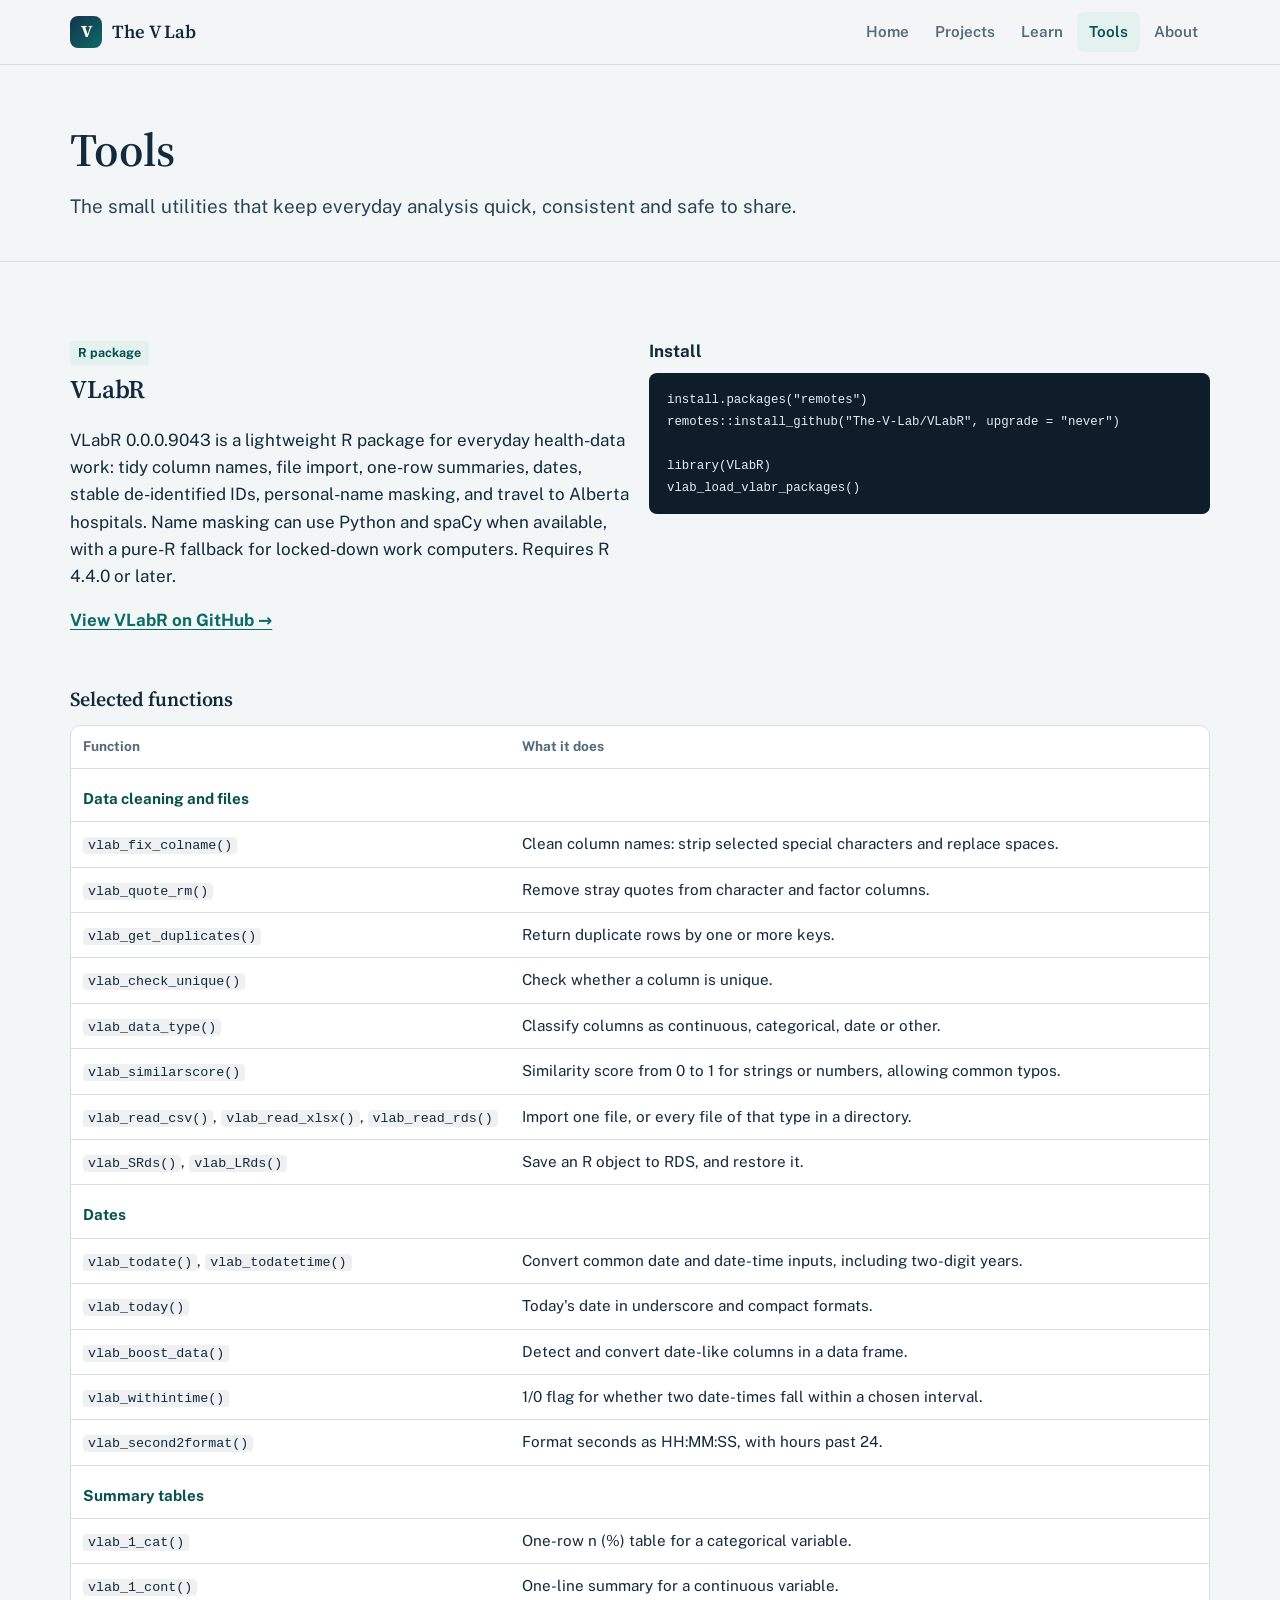
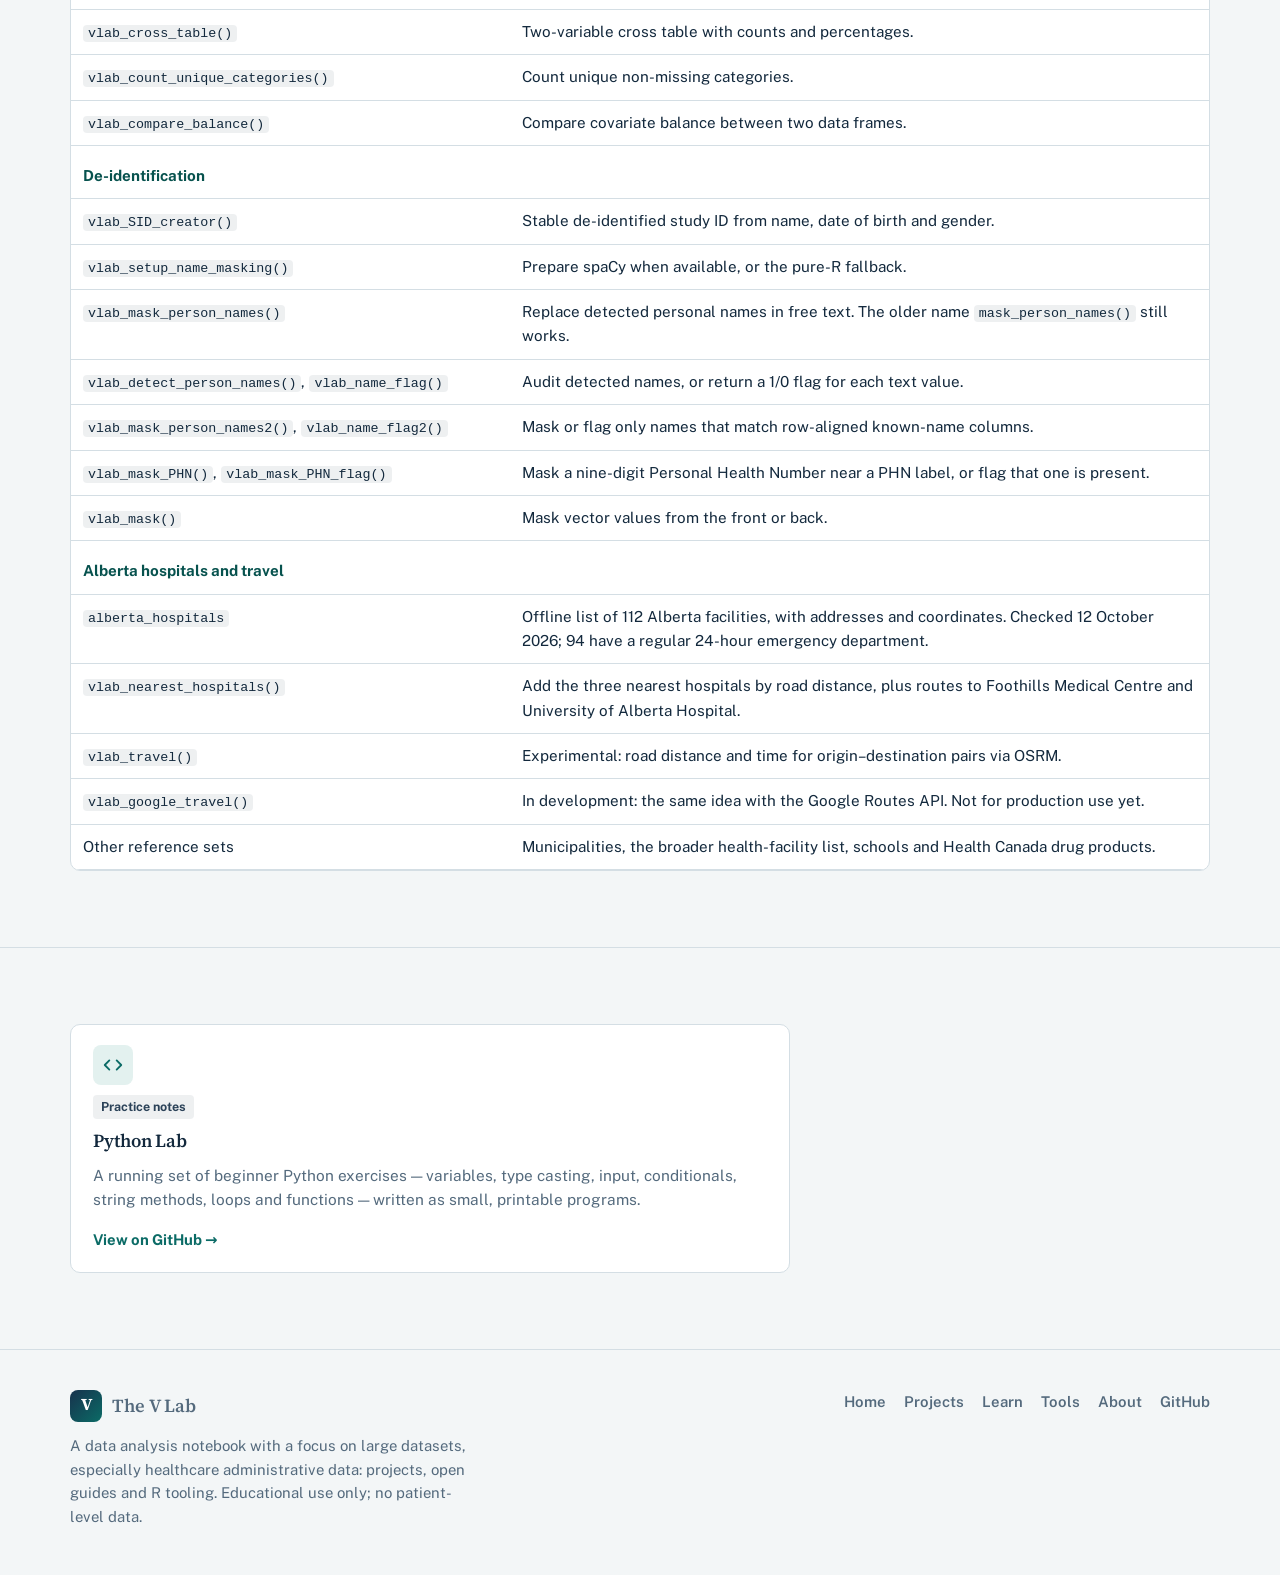
<file: tools.html>
<!doctype html>
<html lang="en">
<head>
<meta charset="utf-8">
<meta name="viewport" content="width=device-width, initial-scale=1">
<title>Tools | The V Lab</title>
<meta name="description" content="VLabR 0.0.0.9043: R helpers for health-data cleaning, summaries, dates, de-identification and Alberta hospital travel, plus Python practice notes.">
<link rel="canonical" href="https://vthelab.com/tools.html">
<meta property="og:type" content="website">
<meta property="og:title" content="Tools | The V Lab">
<meta property="og:description" content="VLabR 0.0.0.9043: R helpers for health-data cleaning, summaries, dates, de-identification and Alberta hospital travel, plus Python practice notes.">
<meta property="og:url" content="https://vthelab.com/tools.html">
<meta property="og:image" content="https://vthelab.com/assets/og.png">
<meta property="og:site_name" content="The V Lab">
<meta property="og:image:width" content="1200">
<meta property="og:image:height" content="630">
<meta property="og:image:alt" content="The V Lab">
<meta name="twitter:card" content="summary_large_image">
<meta name="twitter:title" content="Tools | The V Lab">
<meta name="twitter:description" content="VLabR 0.0.0.9043: R helpers for health-data cleaning, summaries, dates, de-identification and Alberta hospital travel, plus Python practice notes.">
<meta name="twitter:image" content="https://vthelab.com/assets/og.png">
<meta name="theme-color" content="#13293d">
<link rel="icon" href="assets/favicon.svg" type="image/svg+xml">
<link rel="preconnect" href="https://fonts.googleapis.com">
<link rel="preconnect" href="https://fonts.gstatic.com" crossorigin>
<link rel="stylesheet" href="https://fonts.googleapis.com/css2?family=Public+Sans:wght@400;600;700&family=Source+Serif+4:opsz,wght@8..60,600;8..60,700&display=swap">
<link rel="stylesheet" href="assets/styles.css">
</head>
<body>
<a class="skip" href="#main">Skip to content</a>
<header class="site-header">
  <div class="wrap">
    <a class="vlab-brand" href="index.html" aria-label="The V Lab home">
      <span class="vlab-mark" aria-hidden="true">V</span>
      <span class="vlab-name">The V Lab</span>
    </a>
    <nav class="nav" aria-label="Main"><a href="index.html">Home</a><a href="projects.html">Projects</a><a href="learn.html">Learn</a><a href="tools.html" aria-current="page">Tools</a><a href="about.html">About</a></nav>
  </div>
</header>
<main id="main">

<div class="hero compact">
  <div class="wrap">
        <h1>Tools</h1>
    <p class="lede">The small utilities that keep everyday analysis quick, consistent and safe to share.</p>
  </div>
</div>
<section>
  <div class="wrap">
    <div class="grid grid-2" style="align-items:start">
      <div class="prose">
        <span class="tag teal">R package</span>
        <h2 style="margin-top:10px">VLabR</h2>
        <p>VLabR 0.0.0.9043 is a lightweight R package for everyday health-data work: tidy column names, file import, one-row summaries, dates, stable de-identified IDs, personal-name masking, and travel to Alberta hospitals. Name masking can use Python and spaCy when available, with a pure-R fallback for locked-down work computers. Requires R 4.4.0 or later.</p>
        <p><a href="https://github.com/The-V-Lab/VLabR"><b>View VLabR on GitHub →</b></a></p>
      </div>
      <div>
        <p style="margin:0 0 8px;font-weight:700;color:var(--navy)">Install</p>
<pre><code>install.packages("remotes")
remotes::install_github("The-V-Lab/VLabR", upgrade = "never")

library(VLabR)
vlab_load_vlabr_packages()</code></pre>
      </div>
    </div>
    <h3 style="margin:36px 0 12px">Selected functions</h3>
    <div class="table-scroll">
      <table class="fn-table">
        <thead><tr><th scope="col">Function</th><th scope="col">What it does</th></tr></thead>
        <tbody>
          <tr><th colspan="2" style="padding-top:18px;color:var(--teal-dark)">Data cleaning and files</th></tr>
          <tr><td><code>vlab_fix_colname()</code></td><td>Clean column names: strip selected special characters and replace spaces.</td></tr>
          <tr><td><code>vlab_quote_rm()</code></td><td>Remove stray quotes from character and factor columns.</td></tr>
          <tr><td><code>vlab_get_duplicates()</code></td><td>Return duplicate rows by one or more keys.</td></tr>
          <tr><td><code>vlab_check_unique()</code></td><td>Check whether a column is unique.</td></tr>
          <tr><td><code>vlab_data_type()</code></td><td>Classify columns as continuous, categorical, date or other.</td></tr>
          <tr><td><code>vlab_similarscore()</code></td><td>Similarity score from 0 to 1 for strings or numbers, allowing common typos.</td></tr>
          <tr><td><code>vlab_read_csv()</code>, <code>vlab_read_xlsx()</code>, <code>vlab_read_rds()</code></td><td>Import one file, or every file of that type in a directory.</td></tr>
          <tr><td><code>vlab_SRds()</code>, <code>vlab_LRds()</code></td><td>Save an R object to RDS, and restore it.</td></tr>
          <tr><th colspan="2" style="padding-top:18px;color:var(--teal-dark)">Dates</th></tr>
          <tr><td><code>vlab_todate()</code>, <code>vlab_todatetime()</code></td><td>Convert common date and date-time inputs, including two-digit years.</td></tr>
          <tr><td><code>vlab_today()</code></td><td>Today's date in underscore and compact formats.</td></tr>
          <tr><td><code>vlab_boost_data()</code></td><td>Detect and convert date-like columns in a data frame.</td></tr>
          <tr><td><code>vlab_withintime()</code></td><td>1/0 flag for whether two date-times fall within a chosen interval.</td></tr>
          <tr><td><code>vlab_second2format()</code></td><td>Format seconds as HH:MM:SS, with hours past 24.</td></tr>
          <tr><th colspan="2" style="padding-top:18px;color:var(--teal-dark)">Summary tables</th></tr>
          <tr><td><code>vlab_1_cat()</code></td><td>One-row n (%) table for a categorical variable.</td></tr>
          <tr><td><code>vlab_1_cont()</code></td><td>One-line summary for a continuous variable.</td></tr>
          <tr><td><code>vlab_cross_table()</code></td><td>Two-variable cross table with counts and percentages.</td></tr>
          <tr><td><code>vlab_count_unique_categories()</code></td><td>Count unique non-missing categories.</td></tr>
          <tr><td><code>vlab_compare_balance()</code></td><td>Compare covariate balance between two data frames.</td></tr>
          <tr><th colspan="2" style="padding-top:18px;color:var(--teal-dark)">De-identification</th></tr>
          <tr><td><code>vlab_SID_creator()</code></td><td>Stable de-identified study ID from name, date of birth and gender.</td></tr>
          <tr><td><code>vlab_setup_name_masking()</code></td><td>Prepare spaCy when available, or the pure-R fallback.</td></tr>
          <tr><td><code>vlab_mask_person_names()</code></td><td>Replace detected personal names in free text. The older name <code>mask_person_names()</code> still works.</td></tr>
          <tr><td><code>vlab_detect_person_names()</code>, <code>vlab_name_flag()</code></td><td>Audit detected names, or return a 1/0 flag for each text value.</td></tr>
          <tr><td><code>vlab_mask_person_names2()</code>, <code>vlab_name_flag2()</code></td><td>Mask or flag only names that match row-aligned known-name columns.</td></tr>
          <tr><td><code>vlab_mask_PHN()</code>, <code>vlab_mask_PHN_flag()</code></td><td>Mask a nine-digit Personal Health Number near a PHN label, or flag that one is present.</td></tr>
          <tr><td><code>vlab_mask()</code></td><td>Mask vector values from the front or back.</td></tr>
          <tr><th colspan="2" style="padding-top:18px;color:var(--teal-dark)">Alberta hospitals and travel</th></tr>
          <tr><td><code>alberta_hospitals</code></td><td>Offline list of 112 Alberta facilities, with addresses and coordinates. Checked 12 October 2026; 94 have a regular 24-hour emergency department.</td></tr>
          <tr><td><code>vlab_nearest_hospitals()</code></td><td>Add the three nearest hospitals by road distance, plus routes to Foothills Medical Centre and University of Alberta Hospital.</td></tr>
          <tr><td><code>vlab_travel()</code></td><td>Experimental: road distance and time for origin–destination pairs via OSRM.</td></tr>
          <tr><td><code>vlab_google_travel()</code></td><td>In development: the same idea with the Google Routes API. Not for production use yet.</td></tr>
          <tr><td>Other reference sets</td><td>Municipalities, the broader health-facility list, schools and Health Canada drug products.</td></tr>
        </tbody>
      </table>
    </div>
  </div>
</section>
<section>
  <div class="wrap">
    <div class="card" style="max-width:720px">
      <div class="icon"><svg viewBox="0 0 24 24" fill="none" stroke="currentColor" stroke-width="2" stroke-linecap="round" stroke-linejoin="round"><path d="M8 7l-5 5 5 5M16 7l5 5-5 5"/></svg></div>
      <span class="tag">Practice notes</span>
      <h3>Python Lab</h3>
      <p>A running set of beginner Python exercises — variables, type casting, input, conditionals, string methods, loops and functions — written as small, printable programs.</p>
      <div class="links"><a href="https://github.com/The-V-Lab/Python_Lab">View on GitHub →</a></div>
    </div>
  </div>
</section>

</main>
<footer class="site-footer">
  <div class="wrap">
    <div>
      <a class="vlab-brand" href="index.html" aria-label="The V Lab home"><span class="vlab-mark" aria-hidden="true">V</span><span class="vlab-name">The V Lab</span></a>
      <p style="margin:12px 0 0;max-width:46ch">A data analysis notebook with a focus on large datasets, especially healthcare administrative data: projects, open guides and R tooling. Educational use only; no patient-level data.</p>
    </div>
    <nav aria-label="Footer"><a href="index.html">Home</a><a href="projects.html">Projects</a><a href="learn.html">Learn</a><a href="tools.html" aria-current="page">Tools</a><a href="about.html">About</a><a href="https://github.com/The-V-Lab">GitHub</a></nav>
  </div>
</footer>
</body>
</html>
</file>
<file: assets/styles.css>
/* The V Lab — site styles.
   A health data science notebook: journal-style serif headings, civic sans body,
   navy + teal identity shared with the course pages. CTAS triage colours appear
   only inside data graphics. */

:root {
  --ink: #13293d;
  --ink-soft: #2b4258;
  --muted: #546a7d;
  --teal: #0b6b66;
  --teal-dark: #07524e;
  --teal-pale: #e3f1ef;
  --paper: #f3f6f7;
  --surface: #ffffff;
  --line: #d4dee4;
  --line-strong: #b4c4ce;
  --amber-pale: #fbf1dc;
  --focus: #c2410c;

  /* Canadian Triage and Acuity Scale colours (CTAS 1–5) */
  --ctas-1: #1f4fb8;
  --ctas-2: #c4322a;
  --ctas-3: #e2b21c;
  --ctas-4: #2f8a4f;
  --ctas-5: #ffffff;

  --serif: "Source Serif 4", "Source Serif Pro", Georgia, "Times New Roman", serif;
  --sans: "Public Sans", system-ui, -apple-system, "Segoe UI", Roboto, Arial, sans-serif;
  --mono: ui-monospace, "SF Mono", Menlo, Consolas, monospace;
  --radius: 10px;
  color-scheme: light;
}

@media (prefers-color-scheme: dark) {
  :root {
    --ink: #e4edf3;
    --ink-soft: #c3d3de;
    --muted: #9db1c0;
    --teal: #5cc4ba;
    --teal-dark: #8ad9d0;
    --teal-pale: #123533;
    --paper: #0e1922;
    --surface: #15232e;
    --line: #283a48;
    --line-strong: #3a5163;
    --amber-pale: #30270f;
    --ctas-5: #e9eef2;
    color-scheme: dark;
  }
}

* { box-sizing: border-box; }
html { scroll-behavior: smooth; }
body {
  margin: 0;
  font-family: var(--sans);
  font-size: 17px;
  line-height: 1.6;
  color: var(--ink);
  background: var(--paper);
  -webkit-font-smoothing: antialiased;
  font-variant-numeric: lining-nums;
}

h1, h2, h3 { font-family: var(--serif); font-weight: 600; color: var(--ink); letter-spacing: -0.005em; }
h1 { line-height: 1.12; }
h2 { line-height: 1.2; }
h3 { line-height: 1.3; }

a { color: var(--teal); text-underline-offset: 3px; text-decoration-thickness: 1px; }
a:hover { color: var(--teal-dark); }
:focus-visible { outline: 3px solid var(--focus); outline-offset: 3px; border-radius: 4px; }

.wrap { width: min(1140px, 100% - 32px); margin-inline: auto; }

.skip { position: absolute; left: -999px; top: 8px; background: var(--surface); padding: 8px 14px; border-radius: 8px; z-index: 10; }
.skip:focus { left: 16px; }

/* ---------- Header ---------- */
.site-header {
  position: sticky; top: 0; z-index: 5;
  background: color-mix(in srgb, var(--paper) 90%, transparent);
  backdrop-filter: saturate(140%) blur(10px);
  border-bottom: 1px solid var(--line);
}
.site-header .wrap { display: flex; align-items: center; justify-content: space-between; gap: 16px; min-height: 64px; flex-wrap: wrap; }

.vlab-brand { display: inline-flex; align-items: center; gap: 0.6rem; color: var(--ink); text-decoration: none; line-height: 1; }
.vlab-brand:hover { color: var(--teal-dark); }
.vlab-mark {
  display: inline-flex; align-items: center; justify-content: center;
  width: 2rem; height: 2rem; border-radius: 8px;
  color: #fff; background: linear-gradient(135deg, #17324d, #0b6b66);
  font-family: var(--serif); font-weight: 700; font-size: 1.05rem;
}
.vlab-name { font-family: var(--serif); font-weight: 600; font-size: 1.15rem; }

.nav { display: flex; gap: 2px; flex-wrap: wrap; }
.nav a { color: var(--muted); text-decoration: none; font-weight: 600; font-size: 0.95rem; padding: 8px 12px; border-radius: 8px; }
.nav a:hover { color: var(--ink); background: color-mix(in srgb, var(--teal) 8%, transparent); }
.nav a[aria-current="page"] { color: var(--teal-dark); background: var(--teal-pale); }

/* ---------- Buttons ---------- */
.btn {
  display: inline-flex; align-items: center; gap: 8px;
  padding: 11px 18px; border-radius: 8px; font-weight: 700; font-size: 0.98rem; text-decoration: none;
  border: 1px solid transparent;
}
.btn-primary { background: #0b6b66; color: #fff; }
.btn-primary:hover { background: #07524e; color: #fff; }
.btn-outline { border-color: var(--line-strong); color: var(--ink); background: var(--surface); }
.btn-outline:hover { border-color: var(--teal); color: var(--teal-dark); }
.actions { display: flex; gap: 10px; flex-wrap: wrap; margin-top: 26px; }
.hero-actions { display: flex; gap: 10px; flex-wrap: wrap; margin-top: 26px; }

/* ---------- Home: Project 001 lead ---------- */
.lead { padding: clamp(36px, 6vw, 72px) 0 clamp(40px, 6vw, 72px); border-bottom: 1px solid var(--line); }
.lead .wrap { display: grid; grid-template-columns: minmax(0, 1fr) minmax(0, 1.05fr); gap: clamp(28px, 5vw, 64px); align-items: start; }
.lead-kicker { margin: 0 0 14px; font-weight: 700; color: var(--teal-dark); font-size: 0.95rem; }
.lead-kicker a { color: inherit; text-decoration: none; }
.lead h1 { font-size: clamp(2.1rem, 4.4vw, 3.3rem); margin: 0 0 18px; max-width: 17ch; }
.lead .lede { font-size: clamp(1.05rem, 1.8vw, 1.18rem); color: var(--ink-soft); margin: 0; max-width: 54ch; }
.lead .fine { margin: 22px 0 0; font-size: 0.88rem; color: var(--muted); max-width: 54ch; }

/* CONSORT-style cohort flow */
.flow { margin: 0; background: var(--surface); border: 1px solid var(--line); border-radius: 14px; padding: clamp(18px, 3vw, 28px); }
.flow figcaption { font-size: 0.85rem; color: var(--muted); margin-top: 16px; }
.flow-row { display: grid; grid-template-columns: minmax(0, 1.25fr) minmax(0, 1fr); gap: 14px; align-items: center; }
.flow-row + .flow-row { margin-top: 0; }
.step {
  position: relative; border: 1.5px solid var(--ink); border-radius: 6px; padding: 10px 14px; background: var(--surface);
}
.step b { display: block; font-family: var(--serif); font-size: 1.35rem; font-weight: 600; line-height: 1.15; font-variant-numeric: tabular-nums; }
.step span { display: block; font-size: 0.9rem; color: var(--ink-soft); line-height: 1.4; }
.step .memo { position: absolute; top: -10px; right: 10px; background: var(--teal); color: #fff; font-size: 0.72rem; font-weight: 700; padding: 1px 7px; border-radius: 4px; text-decoration: none; }
.step .memo:hover { background: var(--teal-dark); color: #fff; }
.excl { border: 1px dashed var(--line-strong); border-radius: 6px; padding: 8px 12px; font-size: 0.86rem; color: var(--muted); line-height: 1.4; position: relative; }
.excl::before { content: ""; position: absolute; left: -15px; top: 50%; width: 14px; border-top: 1.5px solid var(--line-strong); }
.down { width: calc((100% - 14px) * 1.25 / 2.25); display: flex; justify-content: center; height: 26px; }
.down::before { content: ""; width: 0; border-left: 1.5px solid var(--ink); height: 100%; }
.down.arrow { position: relative; }
.down.arrow::after { content: ""; position: absolute; bottom: 0; left: calc(50% - 5px); border: 5px solid transparent; border-top: 7px solid var(--ink); border-bottom: 0; }
.branch { margin-top: 18px; padding-top: 16px; border-top: 1px solid var(--line); }
.branch-title { font-size: 0.86rem; font-weight: 700; color: var(--ink-soft); margin: 0 0 10px; }
.chain { display: grid; grid-template-columns: repeat(3, minmax(0, 1fr)); gap: 22px; }
.chain .step b { font-size: 1.15rem; }
.chain .step + .step::before { content: ""; position: absolute; left: -22px; top: 50%; width: 20px; border-top: 1.5px solid var(--ink); }
.chain .step + .step::after { content: ""; position: absolute; left: -7px; top: calc(50% - 5px); border: 5px solid transparent; border-left: 7px solid var(--ink); border-right: 0; }

.ctas { margin-top: 9px; }
.ctas-bar { display: flex; height: 12px; border-radius: 3px; overflow: hidden; border: 1px solid var(--line-strong); }
.ctas-bar i { display: block; height: 100%; }
.ctas-bar i + i { border-left: 1px solid var(--surface); }
.c1 { background: var(--ctas-1); } .c2 { background: var(--ctas-2); } .c3 { background: var(--ctas-3); } .c4 { background: var(--ctas-4); } .c5 { background: var(--ctas-5); }
.ctas-key { display: flex; justify-content: space-between; font-size: 0.75rem; color: var(--muted); margin-top: 4px; font-variant-numeric: tabular-nums; }

/* ---------- Sections ---------- */
main section { padding: clamp(44px, 7vw, 76px) 0; }
main section + section { border-top: 1px solid var(--line); }
.section-head { display: flex; justify-content: space-between; align-items: end; gap: 16px; flex-wrap: wrap; margin-bottom: 26px; }
.section-head h2 { font-size: clamp(1.55rem, 3vw, 2.05rem); margin: 0; }
.section-head p { margin: 8px 0 0; color: var(--muted); max-width: 62ch; }
.more { font-weight: 700; text-decoration: none; white-space: nowrap; }

/* Memo sequence */
.phases { display: grid; grid-template-columns: repeat(3, minmax(0, 1fr)); gap: 0; border-top: 2px solid var(--ink); }
.phase { padding: 18px 22px 6px 0; }
.phase + .phase { padding-left: 22px; border-left: 1px solid var(--line); }
.phase h3 { font-size: 1.15rem; margin: 0 0 4px; }
.phase > p { margin: 0 0 12px; color: var(--muted); font-size: 0.93rem; }
.memos { list-style: none; margin: 0; padding: 0; }
.memos li { display: grid; grid-template-columns: 3.2em 1fr; gap: 8px; padding: 10px 0; border-top: 1px solid var(--line); }
.memos a.id { font-weight: 700; text-decoration: none; font-variant-numeric: tabular-nums; }
.memos a.id:hover { text-decoration: underline; }
.memos span { font-size: 0.94rem; color: var(--ink-soft); line-height: 1.45; }
.memos em { display: block; font-style: normal; font-size: 0.84rem; color: var(--muted); margin-top: 2px; }

/* About-me band */
.me { display: grid; grid-template-columns: minmax(0, 1.2fr) minmax(0, 1fr); gap: clamp(28px, 5vw, 64px); align-items: start; }
.me h2 { font-size: clamp(1.55rem, 3vw, 2.05rem); margin: 0 0 14px; }
.me p { margin: 0 0 14px; max-width: 60ch; }
.kit { margin: 0; display: grid; grid-template-columns: 9em 1fr; gap: 10px 16px; font-size: 0.95rem; }
.kit dt { font-weight: 700; color: var(--ink); }
.kit dd { margin: 0; color: var(--ink-soft); }

/* Track list */
.tracks { list-style: none; margin: 0; padding: 0; display: grid; grid-template-columns: repeat(2, minmax(0, 1fr)); column-gap: 40px; }
.tracks li { border-top: 1px solid var(--line); }
.tracks a { display: grid; grid-template-columns: 1fr auto; gap: 4px 16px; padding: 14px 0; text-decoration: none; color: inherit; }
.tracks a:hover h3 { color: var(--teal-dark); text-decoration: underline; text-underline-offset: 3px; }
.tracks h3 { font-size: 1.12rem; margin: 0; }
.tracks .n { color: var(--muted); font-size: 0.9rem; font-variant-numeric: tabular-nums; white-space: nowrap; }
.tracks p { grid-column: 1 / -1; margin: 0; color: var(--muted); font-size: 0.94rem; }

/* ---------- Generic blocks used across pages ---------- */
.hero { padding: clamp(36px, 6vw, 64px) 0 clamp(28px, 4vw, 44px); border-bottom: 1px solid var(--line); }
.hero.compact { padding: clamp(36px, 6vw, 60px) 0 clamp(28px, 4vw, 40px); }
.eyebrow { display: block; font-size: 0.95rem; font-weight: 700; color: var(--teal-dark); margin-bottom: 10px; }
.hero h1 { font-size: clamp(2rem, 4.2vw, 2.9rem); margin: 0 0 14px; }
.hero p.lede { font-size: clamp(1.05rem, 1.8vw, 1.18rem); color: var(--ink-soft); max-width: 62ch; margin: 0; }

.grid { display: grid; gap: 18px; }
.grid-3 { grid-template-columns: repeat(3, minmax(0, 1fr)); }
.grid-2 { grid-template-columns: repeat(2, minmax(0, 1fr)); }

.card { background: var(--surface); border: 1px solid var(--line); border-radius: var(--radius); padding: 20px 22px; display: flex; flex-direction: column; gap: 10px; }
.card h3 { margin: 0; font-size: 1.15rem; }
.card p { margin: 0; color: var(--muted); font-size: 0.96rem; }
.card .links { margin-top: auto; display: flex; gap: 14px; flex-wrap: wrap; padding-top: 6px; font-weight: 700; font-size: 0.93rem; }
.card .links a { text-decoration: none; }
.card .links a:hover { text-decoration: underline; }
a.card-link { text-decoration: none; color: inherit; }
a.card-link:hover { border-color: var(--teal); }
a.card-link:hover h3 { color: var(--teal-dark); }
a.card-link .go { color: var(--teal); font-weight: 700; font-size: 0.93rem; margin-top: auto; padding-top: 6px; }

.icon { width: 40px; height: 40px; border-radius: 8px; display: grid; place-items: center; background: var(--teal-pale); color: var(--teal); }
.icon svg { width: 22px; height: 22px; }

.tag { display: inline-block; font-size: 0.78rem; font-weight: 700; padding: 2px 8px; border-radius: 4px; background: color-mix(in srgb, var(--ink) 7%, transparent); color: var(--ink-soft); }
.tag.amber { background: var(--amber-pale); color: #8a5a00; }
.tag.teal { background: var(--teal-pale); color: var(--teal-dark); }
.tags { display: flex; gap: 6px; flex-wrap: wrap; align-items: center; }
.count { color: var(--muted); font-weight: 600; font-size: 0.95rem; }

.feature { display: grid; grid-template-columns: 1.1fr 1fr; gap: 32px; align-items: center; background: var(--surface); border: 1px solid var(--line); border-radius: 14px; padding: clamp(22px, 4vw, 38px); }
.feature h3 { font-size: clamp(1.4rem, 2.6vw, 1.8rem); margin: 8px 0 12px; }
.feature p { color: var(--ink-soft); }
.feature img { width: 100%; height: auto; border-radius: 8px; border: 1px solid var(--line); display: block; }
.checklist { list-style: none; padding: 0; margin: 16px 0 0; display: grid; gap: 8px; }
.checklist li { padding-left: 26px; position: relative; }
.checklist li::before { content: ""; position: absolute; left: 4px; top: 0.62em; width: 8px; height: 8px; border-radius: 2px; background: var(--teal); }

/* Activity list */
.activity { list-style: none; padding: 0; margin: 0; border-top: 1px solid var(--line); }
.activity li { display: grid; grid-template-columns: 7.5em minmax(10em, 15em) 1fr; gap: 6px 20px; padding: 13px 0; border-bottom: 1px solid var(--line); align-items: baseline; }
.activity time { order: -1; color: var(--muted); font-size: 0.9rem; font-variant-numeric: tabular-nums; }
.activity a { font-weight: 700; text-decoration: none; }
.activity a:hover { text-decoration: underline; }
.activity .what { color: var(--ink-soft); font-size: 0.95rem; }

/* Learn catalog */
.toolbar { display: flex; gap: 12px; flex-wrap: wrap; align-items: center; margin-bottom: 28px; position: sticky; top: 65px; z-index: 2; background: var(--paper); padding: 12px 0; }
.search { flex: 1 1 260px; min-width: 0; font: inherit; font-size: 1rem; color: var(--ink); padding: 10px 14px; border: 1px solid var(--line-strong); border-radius: 8px; background: var(--surface); }
.chips { display: flex; gap: 8px; flex-wrap: wrap; }
.chip { font: inherit; font-size: 0.9rem; font-weight: 600; cursor: pointer; padding: 7px 13px; border-radius: 999px; border: 1px solid var(--line-strong); background: var(--surface); color: var(--ink-soft); }
.chip[aria-pressed="true"] { background: var(--teal); border-color: var(--teal); color: #fff; }
@media (prefers-color-scheme: dark) { .chip[aria-pressed="true"] { color: #0e1922; } }
.track { margin-bottom: 44px; }
.track-head { display: flex; align-items: baseline; gap: 12px; flex-wrap: wrap; margin-bottom: 6px; }
.track-head h2 { margin: 0; font-size: 1.5rem; }
.track > p { color: var(--muted); margin: 0 0 18px; max-width: 70ch; }
.course-num { font-size: 0.8rem; font-weight: 700; color: var(--muted); font-variant-numeric: tabular-nums; }
.empty { color: var(--muted); padding: 24px 0; }

/* Code */
pre { background: #0f1d2a; color: #e3edf5; border-radius: 8px; padding: 16px 18px; overflow-x: auto; font-family: var(--mono); font-size: 0.88rem; line-height: 1.55; margin: 0; }
code { font-family: var(--mono); font-size: 0.88em; }
p code, li code, td code { background: color-mix(in srgb, var(--ink) 7%, transparent); padding: 1px 5px; border-radius: 4px; }

/* Tables */
.fn-table { width: 100%; border-collapse: collapse; font-size: 0.95rem; }
.fn-table th, .fn-table td { text-align: left; padding: 10px 12px; border-bottom: 1px solid var(--line); vertical-align: top; }
.fn-table thead th { color: var(--muted); font-size: 0.85rem; font-weight: 700; }
.fn-table td:first-child { white-space: nowrap; }
.table-scroll { overflow-x: auto; border: 1px solid var(--line); border-radius: var(--radius); background: var(--surface); }

/* Prose */
.prose { max-width: 70ch; }
.prose h2 { margin-top: 0; }
.note { background: var(--amber-pale); border-radius: 8px; padding: 14px 18px; color: var(--ink); font-size: 0.95rem; }

/* ---------- Footer ---------- */
.site-footer { border-top: 1px solid var(--line); padding: 40px 0 48px; color: var(--muted); font-size: 0.93rem; }
.site-footer .wrap { display: flex; justify-content: space-between; gap: 24px; flex-wrap: wrap; }
.site-footer nav { display: flex; gap: 18px; flex-wrap: wrap; }
.site-footer a { color: var(--muted); text-decoration: none; font-weight: 600; }
.site-footer a:hover { color: var(--teal); }

/* ---------- Responsive ---------- */
@media (max-width: 960px) {
  .lead .wrap { grid-template-columns: 1fr; }
  .lead h1 { max-width: 22ch; }
  .phases { grid-template-columns: 1fr; }
  .phase, .phase + .phase { padding: 18px 0 6px; border-left: 0; }
  .phase + .phase { border-top: 1px solid var(--line-strong); }
  .me { grid-template-columns: 1fr; }
  .grid-3 { grid-template-columns: repeat(2, minmax(0, 1fr)); }
  .feature { grid-template-columns: 1fr; }
}
@media (max-width: 620px) {
  body { font-size: 16px; }
  .grid-3, .grid-2, .tracks { grid-template-columns: 1fr; }
  .site-header .wrap { padding: 10px 0; }
  .nav a { padding: 6px 9px; font-size: 0.9rem; }
  .toolbar { top: 0; position: static; }
  .fn-table td:first-child { white-space: normal; }
  .flow-row { grid-template-columns: 1fr; gap: 8px; }
  .down { width: 100%; }
  .excl::before { display: none; }
  .excl { margin-left: 18px; }
  .chain { grid-template-columns: 1fr; gap: 20px; }
  .chain .step + .step::before { left: 50%; top: -19px; width: 0; height: 17px; border-top: 0; border-left: 1.5px solid var(--ink); }
  .chain .step + .step::after { left: calc(50% - 4px); top: -6px; border: 5px solid transparent; border-top: 7px solid var(--ink); border-bottom: 0; }
  .activity li { grid-template-columns: 1fr; gap: 2px; }
  .kit { grid-template-columns: 1fr; gap: 2px; }
  .kit dd { margin-bottom: 10px; }
}
@media (prefers-reduced-motion: reduce) {
  * { transition: none !important; scroll-behavior: auto !important; }
}
@media (prefers-color-scheme: dark) {
  .step .memo, .step .memo:hover { color: #0e1922; }
  .btn-primary { background: #5cc4ba; color: #0e1922; }
  .btn-primary:hover { background: #8ad9d0; color: #0e1922; }
}

/* ---------- Projects: Project 001 write-up ---------- */
.p-block { margin-top: clamp(40px, 6vw, 64px); }
.p-block > h2 { font-size: clamp(1.4rem, 2.6vw, 1.8rem); margin: 0 0 18px; padding-top: 18px; border-top: 2px solid var(--ink); }
.p-note { color: var(--ink-soft); font-size: 0.97rem; max-width: 76ch; margin: 14px 0 0; }
.pathway { list-style: none; margin: 0 0 22px; padding: 0; display: grid; grid-template-columns: repeat(3, minmax(0, 1fr)); gap: 28px; }
.pathway li { position: relative; border: 1.5px solid var(--ink); border-radius: 6px; padding: 12px 16px; background: var(--surface); }
.pathway li + li::before { content: ""; position: absolute; left: -28px; top: 50%; width: 26px; border-top: 1.5px solid var(--ink); }
.pathway li + li::after { content: ""; position: absolute; left: -8px; top: calc(50% - 5px); border: 5px solid transparent; border-left: 7px solid var(--ink); border-right: 0; }
.pathway b { display: block; font-family: var(--serif); font-size: 1.15rem; font-weight: 600; }
.pathway span { font-size: 0.92rem; color: var(--ink-soft); }
.sources { margin: 0; display: grid; grid-template-columns: repeat(2, minmax(0, 1fr)); gap: 18px; }
.sources div { background: var(--surface); border: 1px solid var(--line); border-radius: var(--radius); padding: 16px 20px; }
.sources dt { font-family: var(--serif); font-weight: 600; font-size: 1.2rem; margin-bottom: 4px; }
.sources dd { margin: 0; color: var(--ink-soft); font-size: 0.96rem; }
.q-table td { white-space: normal !important; width: 33%; }
.q-table td:first-child { font-weight: 600; color: var(--ink); }
.two-col { display: grid; grid-template-columns: minmax(0, 1.25fr) minmax(0, 1fr); gap: clamp(24px, 4vw, 48px); align-items: start; }
.two-col .prose p:first-child { margin-top: 0; }
.result-table caption { caption-side: top; text-align: left; padding: 12px 12px 4px; font-weight: 700; font-size: 0.9rem; color: var(--muted); }
.result-table th { font-weight: 600; color: var(--ink-soft); font-size: 0.93rem; text-transform: none; letter-spacing: 0; }
.result-table td { text-align: right; font-family: var(--serif); font-size: 1.15rem; font-weight: 600; white-space: nowrap; font-variant-numeric: tabular-nums; }
.result-table td span { font-family: var(--sans); font-size: 0.8rem; font-weight: 400; color: var(--muted); }
@media (max-width: 960px) { .two-col { grid-template-columns: 1fr; } }
@media (max-width: 620px) {
  .pathway { grid-template-columns: 1fr; gap: 22px; }
  .pathway li + li::before { left: 50%; top: -21px; width: 0; height: 19px; border-top: 0; border-left: 1.5px solid var(--ink); }
  .pathway li + li::after { left: calc(50% - 4px); top: -7px; border: 5px solid transparent; border-top: 7px solid var(--ink); border-bottom: 0; }
  .sources { grid-template-columns: 1fr; }
  .q-table, .q-table tbody, .q-table tr, .q-table td { display: block; width: auto; }
  .q-table thead { display: none; }
  .q-table tr { border-bottom: 1px solid var(--line); padding: 6px 0; }
  .q-table td { border: 0; padding: 4px 12px; }
}

.lead-title { font-family: var(--serif); font-size: 1.02rem; line-height: 1.45; color: var(--muted); margin: -4px 0 18px; max-width: 52ch; }

/* ---------- Math page ---------- */
.toc { display: flex; flex-wrap: wrap; gap: 6px 18px; margin-top: 22px; font-size: 0.95rem; font-weight: 600; }
.toc a { text-decoration: none; }
.toc a:hover { text-decoration: underline; }
.where-table td:nth-child(2), .where-table td:nth-child(3) { white-space: nowrap; }
.where-table td code { background: none; padding: 0; }
.ex-group { margin-top: 26px; }
.ex-group > h3 { font-size: 1.1rem; margin: 0 0 10px; }
.ex { display: grid; grid-template-columns: minmax(0, 1fr) minmax(0, 1fr); border: 1px solid var(--line); border-radius: var(--radius); background: var(--surface); overflow: hidden; }
.ex + .ex { margin-top: 10px; }
.ex-src { position: relative; border-right: 1px solid var(--line); }
.ex-src pre, .code-wrap pre { border-radius: 0; height: 100%; padding-right: 72px; white-space: pre-wrap; word-break: break-word; }
.ex-out { padding: 14px 18px; display: flex; flex-direction: column; justify-content: center; min-width: 0; }
.ex-out .tex { overflow-x: auto; overflow-y: hidden; font-family: var(--mono); font-size: 0.85rem; color: var(--muted); }
.ex-out .tex.rendered { font-family: inherit; color: var(--ink); font-size: 1rem; }
.ex-out .katex-display { margin: 0.3em 0; }
.ex-note { margin: 8px 0 0; font-size: 0.88rem; color: var(--muted); }
.copy { position: absolute; top: 8px; right: 8px; font: inherit; font-size: 0.78rem; font-weight: 700; padding: 3px 9px; border-radius: 5px; border: 1px solid rgba(255,255,255,0.25); background: rgba(255,255,255,0.08); color: #e3edf5; cursor: pointer; }
.copy:hover { background: rgba(255,255,255,0.18); }
.code-wrap { position: relative; display: flex; flex-direction: column; }
.code-wrap pre { border-radius: 8px; flex: 1; }
.code-cap { margin: 0 0 6px; font-size: 0.88rem; font-weight: 700; color: var(--ink-soft); }
.code-wrap .copy { top: 34px; }
.pitfalls { list-style: none; margin: 0; padding: 0; display: grid; grid-template-columns: repeat(2, minmax(0, 1fr)); gap: 0 40px; }
.pitfalls li { border-top: 1px solid var(--line); padding: 16px 0; }
.pitfalls h3 { font-size: 1.08rem; margin: 0 0 6px; }
.pitfalls p { margin: 0; color: var(--ink-soft); font-size: 0.96rem; }
.pitfalls .fix { margin-top: 10px; font-size: 0.85rem; padding: 10px 14px; }
.playground { display: grid; grid-template-columns: minmax(0, 1fr) minmax(0, 1fr); gap: 20px; }
.playground label, .pg-label { display: block; font-weight: 700; font-size: 0.9rem; margin: 0 0 6px; color: var(--ink-soft); }
.playground textarea { width: 100%; font-family: var(--mono); font-size: 0.92rem; padding: 12px 14px; border: 1px solid var(--line-strong); border-radius: 8px; background: var(--surface); color: var(--ink); resize: vertical; }
.inline-toggle { display: inline-flex !important; align-items: center; gap: 8px; margin-top: 10px !important; font-weight: 600 !important; }
.pg-out { min-height: 150px; border: 1px solid var(--line); border-radius: 8px; background: var(--surface); padding: 16px; overflow-x: auto; display: flex; align-items: center; justify-content: center; }
.pg-err { min-height: 1.4em; margin: 8px 0 0; font-size: 0.9rem; color: var(--focus); }
@media (max-width: 760px) {
  .ex, .playground, .pitfalls { grid-template-columns: 1fr; }
  .ex-src { border-right: 0; border-bottom: 1px solid var(--line); }
}

/* ---------- Geography page ---------- */
.ladder { list-style: none; margin: 0; padding: 0; border-top: 2px solid var(--ink); }
.ladder li { display: grid; grid-template-columns: 17em minmax(0, 1fr); grid-template-areas: "name bar" "name text"; gap: 6px 28px; padding: 16px 0; border-bottom: 1px solid var(--line); }
.ladder-name { grid-area: name; display: flex; justify-content: space-between; align-items: baseline; gap: 12px; }
.ladder-name h3 { margin: 0; font-size: 1.1rem; }
.ladder-name .n { font-family: var(--serif); font-size: 1.5rem; font-weight: 600; font-variant-numeric: tabular-nums; color: var(--teal-dark); }
.ladder .bar { grid-area: bar; height: 10px; border-radius: 2px; background: linear-gradient(90deg, var(--teal) var(--w), color-mix(in srgb, var(--teal) 10%, transparent) var(--w)); margin-top: 8px; }
.ladder p { grid-area: text; margin: 0; color: var(--ink-soft); font-size: 0.96rem; max-width: 72ch; }
.blocks { display: grid; grid-template-columns: 17em minmax(0, 1fr); gap: 28px; padding: 18px 0 0; align-items: start; }
.blocks b { display: block; font-family: var(--serif); font-size: 1.9rem; font-weight: 600; line-height: 1.1; }
.blocks span { font-size: 0.92rem; color: var(--ink-soft); }
.blocks p { margin: 0; color: var(--ink-soft); font-size: 0.96rem; max-width: 72ch; }
.level-table td:first-child { font-weight: 600; color: var(--ink); white-space: normal !important; }
.continuum { list-style: none; margin: 0; padding: 0; display: grid; grid-template-columns: repeat(7, minmax(0, 1fr)); gap: 0; border: 1px solid var(--line); border-radius: var(--radius); overflow: hidden; background: var(--surface); }
.continuum li { padding: 16px 14px; border-top: 6px solid color-mix(in srgb, var(--teal) calc(100% - var(--i) * 14%), var(--line)); }
.continuum li + li { border-left: 1px solid var(--line); }
.continuum li:nth-child(1) { --i: 0; } .continuum li:nth-child(2) { --i: 1; } .continuum li:nth-child(3) { --i: 2; } .continuum li:nth-child(4) { --i: 3; } .continuum li:nth-child(5) { --i: 4; } .continuum li:nth-child(6) { --i: 5; } .continuum li:nth-child(7) { --i: 6; }
.continuum h3 { font-size: 1rem; margin: 0 0 6px; }
.continuum p { margin: 0; font-size: 0.88rem; color: var(--ink-soft); line-height: 1.45; }
@media (max-width: 1100px) { .continuum { grid-template-columns: repeat(4, minmax(0, 1fr)); } .continuum li:nth-child(5) { border-left: 0; } }
@media (max-width: 760px) {
  .ladder li, .blocks { grid-template-columns: 1fr; grid-template-areas: "name" "bar" "text"; gap: 6px; }
  .continuum { grid-template-columns: 1fr; }
  .continuum li + li { border-left: 0; }
}

/* ---------- SaTScan page ---------- */
.formula { background: var(--surface); border: 1px solid var(--line); border-radius: var(--radius); padding: 10px 16px; overflow-x: auto; margin: 0 0 1em; }
.formula .tex:not(.rendered) { font-family: var(--mono); font-size: 0.88rem; color: var(--muted); }
.scan-fig { margin: 0; background: var(--surface); border: 1px solid var(--line); border-radius: 14px; padding: 18px; }
.scan-fig svg { width: 100%; height: auto; display: block; }
.scan-fig .pts circle { fill: var(--line-strong); }
.scan-fig .pts.hot circle { fill: var(--ctas-2); }
.scan-fig .win { fill: none; stroke: var(--ink); stroke-width: 1.2; stroke-dasharray: 4 4; }
.scan-fig .win.hit { fill: color-mix(in srgb, var(--ctas-2) 12%, transparent); stroke: var(--ctas-2); stroke-dasharray: none; stroke-width: 2; }
.scan-fig figcaption { font-size: 0.86rem; color: var(--muted); margin-top: 10px; }
.steps { list-style: none; counter-reset: step; margin: 0; padding: 0; }
.steps > li { counter-increment: step; position: relative; padding: 18px 0 18px 56px; border-top: 1px solid var(--line); }
.steps > li::before { content: counter(step); position: absolute; left: 0; top: 18px; width: 36px; height: 36px; border-radius: 50%; display: grid; place-items: center; background: var(--ink); color: var(--paper); font-family: var(--serif); font-weight: 600; font-size: 1.05rem; }
.steps h3 { margin: 4px 0 6px; font-size: 1.15rem; }
.steps p { margin: 0; color: var(--ink-soft); max-width: 74ch; }
.files { margin: 14px 0 0; }
.files pre { padding-right: 18px; font-size: 0.85rem; }
.link-list { padding-left: 1.2em; }
.link-list li { margin-bottom: 6px; }
.refs-line { margin: 22px 0 0; color: var(--ink-soft); font-size: 0.97rem; }

/* ---------- Atlas page ---------- */
.chips { display: flex; flex-wrap: wrap; gap: 6px; }
.ds-chip { display: inline-block; font-size: 0.78rem; font-weight: 700; padding: 2px 8px; border-radius: 4px; background: var(--teal-pale); color: var(--teal-dark); text-decoration: none; }
a.ds-chip:hover { text-decoration: underline; }
.journey { list-style: none; margin: 0; padding: 0; display: grid; grid-template-columns: repeat(6, minmax(0, 1fr)); border-top: 2px solid var(--ink); }
.journey li { padding: 16px 16px 8px 0; display: flex; flex-direction: column; gap: 8px; }
.journey li + li { padding-left: 16px; border-left: 1px solid var(--line); }
.journey h3 { margin: 0; font-size: 1.05rem; }
.journey p { margin: 0; font-size: 0.9rem; color: var(--ink-soft); }
.j-step { font-family: var(--serif); font-weight: 600; color: var(--teal-dark); font-variant-numeric: tabular-nums; }
.j-cap { font-style: italic; color: var(--muted) !important; margin: 0; }
.ds-grid { display: grid; grid-template-columns: repeat(3, minmax(0, 1fr)); gap: 18px; align-items: start; }
.ds-card { background: var(--surface); border: 1px solid var(--line); border-radius: var(--radius); padding: 20px 22px; display: flex; flex-direction: column; gap: 10px; }
.ds-card[hidden] { display: none; }
.ds-card > h3 { margin: 0; font-size: 1.12rem; }
.ds-card > p { margin: 0; color: var(--ink-soft); font-size: 0.95rem; }
.ds-head { display: flex; align-items: center; gap: 8px; flex-wrap: wrap; }
.ds-acr { font-family: var(--serif); font-weight: 700; font-size: 1.35rem; color: var(--teal-dark); margin-right: 4px; }
.ds-facts { margin: 4px 0 0; display: grid; grid-template-columns: repeat(2, minmax(0, 1fr)); gap: 10px 16px; font-size: 0.88rem; }
.ds-facts.four { grid-template-columns: repeat(4, minmax(0, 1fr)); margin: 18px 0; }
.ds-facts dt { font-weight: 700; color: var(--muted); font-size: 0.8rem; }
.ds-facts dd { margin: 2px 0 0; color: var(--ink); }
.ds-card details { border-top: 1px solid var(--line); padding-top: 10px; }
.ds-card summary { cursor: pointer; font-weight: 700; color: var(--teal-dark); font-size: 0.93rem; }
.ds-card details h4, .dive h4 { font-family: var(--serif); font-size: 1rem; margin: 16px 0 6px; color: var(--ink); }
.ds-card details p { margin: 0; font-size: 0.93rem; color: var(--ink-soft); }
.ds-meta { margin: 0 0 6px !important; }
.plain-list { margin: 0; padding-left: 1.2em; font-size: 0.93rem; color: var(--ink-soft); }
.plain-list li + li { margin-top: 4px; }
.concept-table { font-size: 0.86rem; }
.concept-table td:first-child { font-weight: 600; white-space: normal !important; }
.concept-table code, .sample-table code { background: none; padding: 0; font-size: 0.85em; }
.ds-card .links { font-size: 0.88rem; padding-top: 2px; }
.dive { background: var(--surface); border: 1px solid var(--line); border-radius: 14px; padding: clamp(20px, 3vw, 32px); }
.dive + .dive { margin-top: 24px; }
.dive-head { display: flex; align-items: baseline; gap: 14px; }
.dive-head .ds-acr { font-size: 2rem; }
.dive-head h3 { margin: 0; font-size: 1.4rem; }
.dive-intro { color: var(--ink-soft); max-width: 78ch; }
.trace { list-style: none; margin: 0; padding: 0; display: flex; flex-wrap: wrap; gap: 8px 26px; counter-reset: tr; }
.trace li { counter-increment: tr; position: relative; font-size: 0.93rem; }
.trace li::before { content: counter(tr) ". "; font-weight: 700; color: var(--teal-dark); }
.trace li + li::after { content: "→"; position: absolute; left: -19px; color: var(--muted); }
.checklist.cross li::before { background: var(--ctas-2); border-radius: 50%; }
.dive .checklist li { font-size: 0.93rem; color: var(--ink-soft); }
.sample-table td:nth-child(2) { font-family: var(--mono); font-size: 0.85rem; }
.ex-q { font-weight: 600; color: var(--ink) !important; }
.ex-take { font-size: 0.9rem; color: var(--muted) !important; }
.kit.design { grid-template-columns: 6em 1fr; font-size: 0.9rem; }
.card h4 { margin: 0; font-family: var(--serif); font-size: 1.05rem; }
.res-list { list-style: none; margin: 0; padding: 0; }
.res-list li { padding: 12px 0; border-top: 1px solid var(--line); }
.res-list a { font-weight: 700; }
.res-list .org { color: var(--muted); font-size: 0.85rem; margin-left: 6px; }
.res-list p { margin: 4px 0 0; font-size: 0.93rem; color: var(--ink-soft); }
.res-grid h3 { font-size: 1.1rem; margin: 0 0 6px; }
.glossary { margin: 0; display: grid; grid-template-columns: repeat(2, minmax(0, 1fr)); gap: 0 40px; }
.glossary div { padding: 12px 0; border-top: 1px solid var(--line); }
.glossary dt { font-weight: 700; font-family: var(--serif); }
.glossary dd { margin: 4px 0 0; color: var(--ink-soft); font-size: 0.95rem; }
.section-head .filter { align-self: end; }
@media (max-width: 1100px) { .journey { grid-template-columns: repeat(3, minmax(0, 1fr)); } .journey li:nth-child(4) { padding-left: 0; border-left: 0; } .ds-grid { grid-template-columns: repeat(2, minmax(0, 1fr)); } .ds-facts.four { grid-template-columns: repeat(2, minmax(0, 1fr)); } }
@media (max-width: 680px) { .journey, .ds-grid, .glossary { grid-template-columns: 1fr; } .journey li, .journey li + li { padding-left: 0; border-left: 0; border-top: 1px solid var(--line); } .ds-facts.four { grid-template-columns: 1fr 1fr; } }
.ds-card .links { display: flex; flex-wrap: wrap; gap: 6px 16px; font-weight: 700; }
.ds-card .links a { text-decoration: none; }
.ds-card .links a:hover { text-decoration: underline; }
.memo-summary { display: grid; grid-template-columns: 3.2em 1fr; gap: 8px; margin-top: 18px; padding: 14px 0; border-top: 2px solid var(--ink); border-bottom: 1px solid var(--line); }
.memo-summary a.id { font-weight: 700; text-decoration: none; font-size: 1.05rem; }
.memo-summary a.id:hover { text-decoration: underline; }
.memo-summary span { color: var(--ink-soft); }
.memo-summary em { display: block; font-style: normal; font-size: 0.84rem; color: var(--muted); margin-top: 2px; }
.ds-facts.checks { margin-top: 16px; }
.ds-facts.checks dd { font-size: 0.93rem; }

/* ---------- Home: Project 001 findings ---------- */
.lead .lede-more { margin-top: 14px; font-size: 1rem; color: var(--muted); }
.grid-4 { grid-template-columns: repeat(4, minmax(0, 1fr)); }
.findings .card h3 { font-family: var(--serif); font-size: 1.12rem; line-height: 1.3; }
.findings .card p { font-size: 0.93rem; }
.findings .q-kicker { margin: 0; font-size: 0.78rem; font-weight: 700; letter-spacing: 0.04em; text-transform: uppercase; color: var(--teal); }
.findings-note { margin: 18px 0 0; color: var(--muted); max-width: 90ch; font-size: 0.95rem; }
.findings-note a { font-weight: 700; white-space: nowrap; }
@media (max-width: 1100px) { .grid-4 { grid-template-columns: repeat(2, minmax(0, 1fr)); } }
@media (max-width: 620px) { .grid-4 { grid-template-columns: 1fr; } }

.refs-section .atlas-feature { margin-bottom: 18px; }

/* ---------- Cohort flow: asthma branch, second row ---------- */
.chain-below { display: grid; grid-template-columns: repeat(3, minmax(0, 1fr)); gap: 22px; margin-top: 28px; align-items: start; }
.chain-below .step b { font-size: 1.15rem; }
.chain-below > .step::before { content: ""; position: absolute; left: 50%; top: -27px; height: 25px; border-left: 1.5px solid var(--ink); }
.chain-below > .step::after { content: ""; position: absolute; left: calc(50% - 4px); top: -8px; border: 5px solid transparent; border-top: 7px solid var(--ink); border-bottom: 0; }
.chain-below > .excl::before { left: 50%; top: -27px; width: 0; height: 25px; border-top: 0; border-left: 1.5px dashed var(--line-strong); }
.excl a { color: inherit; font-weight: 700; }
@media (max-width: 620px) {
  .chain-below { grid-template-columns: 1fr; gap: 20px; margin-top: 20px; }
  .chain-below > .step::before, .chain-below > .step::after { display: none; }
  .chain-below > .excl { margin-left: 0; }
  .chain-below > .excl::before { display: none; }
  .chain-below > .excl { order: 1; } .chain-below > .step:last-child { order: 2; } .chain-below > .step:first-child { order: 3; }
}

.feature.feature-solo { grid-template-columns: 1fr; }
.feature.feature-solo p { max-width: 78ch; }
.card > .tag { align-self: flex-start; }

/* ---------- Home: Project 002 band ---------- */
.p2-band { background: var(--surface); border-top: 1px solid var(--line); border-bottom: 1px solid var(--line); }
.p2-grid { display: grid; grid-template-columns: minmax(0, 1.2fr) minmax(0, 1fr); gap: clamp(24px, 4vw, 48px); align-items: center; }
.p2-band h2 { font-size: clamp(1.55rem, 3vw, 2.15rem); margin: 0 0 14px; max-width: 24ch; }
.p2-lede { color: var(--ink-soft); margin: 0 0 12px; max-width: 60ch; }
.p2-band .actions { margin-top: 20px; }
.p2-stats { margin: 0; display: grid; grid-template-columns: repeat(2, minmax(0, 1fr)); gap: 14px; }
.p2-stats div { border: 1px solid var(--line); border-radius: var(--radius); padding: 14px 16px; background: var(--paper); }
.p2-stats dt { font-size: 0.8rem; font-weight: 700; color: var(--muted); }
.p2-stats dd { margin: 4px 0 2px; font-family: var(--serif); font-size: 1.6rem; font-weight: 600; line-height: 1.15; font-variant-numeric: tabular-nums; }
.p2-stats span { display: block; font-size: 0.86rem; color: var(--ink-soft); line-height: 1.35; }
@media (max-width: 960px) { .p2-grid { grid-template-columns: 1fr; } }
@media (max-width: 420px) { .p2-stats { grid-template-columns: 1fr; } }
</file>
